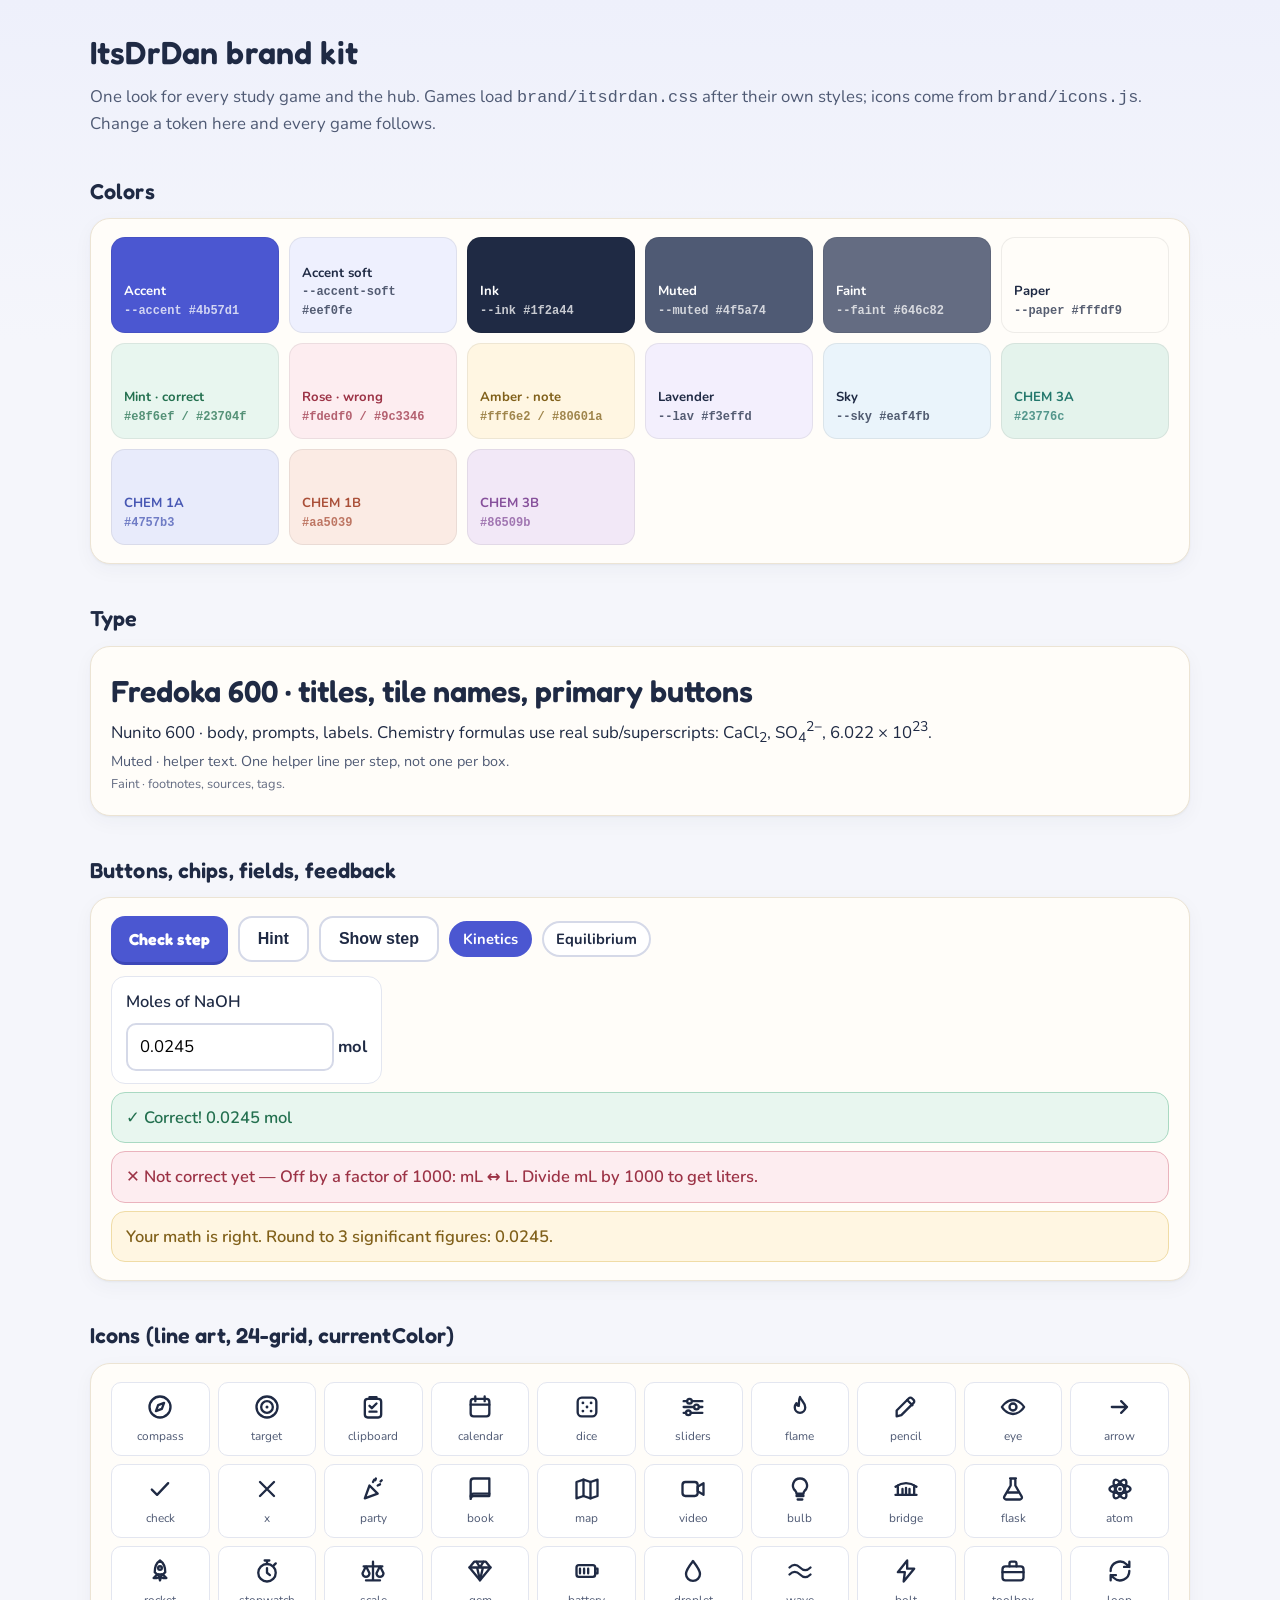
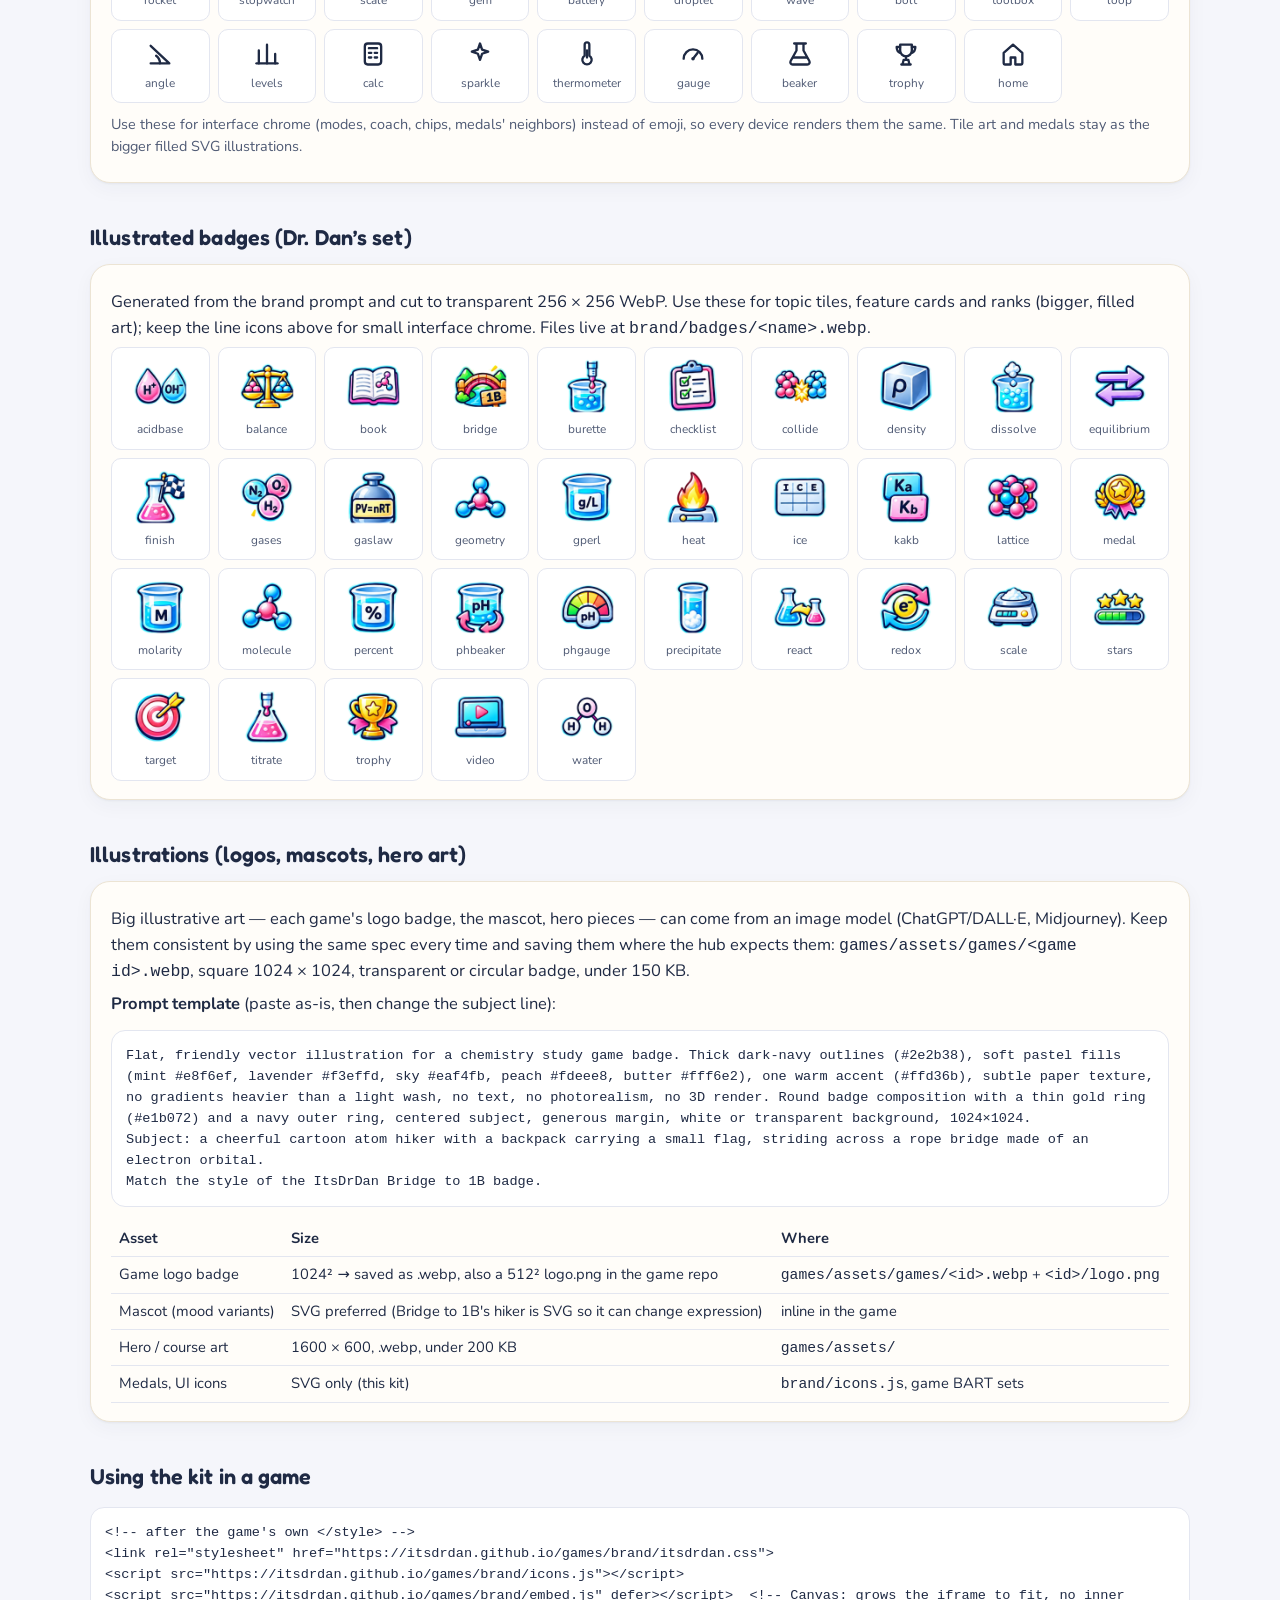
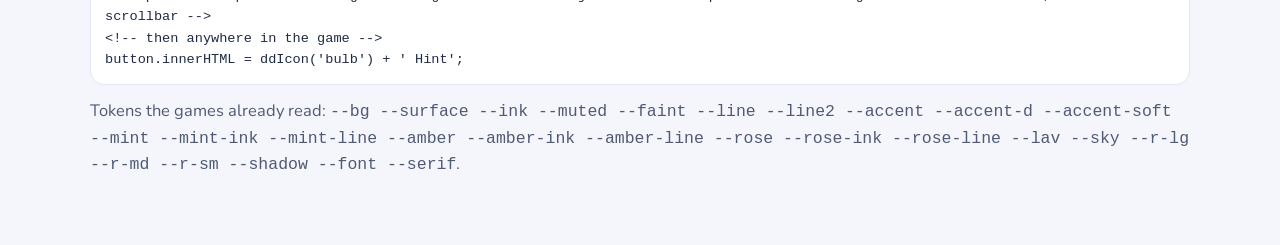
<file: brand/index.html>
<!doctype html>
<html lang="en">
<head>
<meta charset="utf-8">
<meta name="viewport" content="width=device-width,initial-scale=1">
<meta name="robots" content="noindex">
<title>ItsDrDan brand kit · study games</title>
<link rel="icon" href="../assets/logo-32.png">
<link rel="stylesheet" href="itsdrdan.css">
<style>
body{margin:0;background:linear-gradient(180deg,#eef0fb 0,var(--bg) 340px);color:var(--ink);line-height:1.55;font-size:16.5px}
.wrap{max-width:1100px;margin:auto;padding:28px 18px 70px}
h1{font-size:2rem;margin:0 0 4px}h2{font-size:1.35rem;margin:38px 0 10px}p{margin:6px 0}
.lead{color:var(--muted);font-size:1.05rem}
.card{background:var(--paper);border:1px solid #ece4d4;border-radius:var(--r-lg);box-shadow:var(--shadow);padding:18px 20px}
.sw{display:grid;grid-template-columns:repeat(auto-fill,minmax(150px,1fr));gap:10px}
.sw div{border-radius:var(--r-md);padding:12px;border:1px solid #0001;min-height:70px;display:flex;flex-direction:column;justify-content:flex-end;font-size:.82rem;font-weight:700}
.sw code{font-size:.75rem;opacity:.75;font-weight:600}
.icons{display:grid;grid-template-columns:repeat(auto-fill,minmax(96px,1fr));gap:8px}
.icons div{text-align:center;background:#fff;border:1px solid var(--line);border-radius:var(--r-sm);padding:10px 4px;font-size:.74rem;color:var(--muted)}
.icons .ui{width:28px;height:28px;color:var(--ink);display:block;margin:0 auto 6px}
.row{display:flex;gap:10px;flex-wrap:wrap;align-items:center}
.btn{display:inline-flex;align-items:center;gap:8px;min-height:46px;padding:9px 18px;border-radius:14px;border:0;font-weight:700;cursor:pointer;font-size:1rem}
.btn.primary{background:var(--accent);color:#fff;box-shadow:0 3px 0 var(--accent-d);font-family:var(--font-display)}
.btn.secondary{background:#fff;color:var(--ink);border:2px solid var(--line2)}
.chip{display:inline-flex;align-items:center;gap:6px;border:2px solid var(--line2);background:#fff;border-radius:999px;padding:5px 12px;font-weight:700;font-size:.92rem}
.chip.on{background:var(--accent);border-color:var(--accent);color:#fff}
.field{display:block;background:#fff;border:1px solid var(--line);border-radius:var(--r-md);padding:12px 14px}
.field span{display:block;font-weight:600;margin-bottom:8px}.field input{font:inherit;font-size:1.05rem;padding:9px 12px;border:2px solid var(--line2);border-radius:var(--r-sm);width:180px}
.fb{border-radius:var(--r-md);padding:12px 14px;margin-top:8px;font-weight:600}
.fb.good{background:var(--mint);border:1.5px solid var(--mint-line);color:var(--mint-ink)}.fb.bad{background:var(--rose);border:1.5px solid var(--rose-line);color:var(--rose-ink)}.fb.info{background:var(--amber);border:1.5px solid var(--amber-line);color:var(--amber-ink)}
pre{background:#fff;border:1px solid var(--line);border-radius:var(--r-md);padding:14px;overflow:auto;font-size:.85rem;white-space:pre-wrap}
.type p{margin:2px 0}
table{border-collapse:collapse;width:100%;font-size:.92rem}td,th{text-align:left;padding:6px 8px;border-bottom:1px solid var(--line);vertical-align:top}
</style>
</head>
<body><div class="wrap">
<h1>ItsDrDan brand kit</h1>
<p class="lead">One look for every study game and the hub. Games load <code>brand/itsdrdan.css</code> after their own styles; icons come from <code>brand/icons.js</code>. Change a token here and every game follows.</p>

<h2>Colors</h2>
<div class="card"><div class="sw">
 <div style="background:var(--accent);color:#fff">Accent<code>--accent #4b57d1</code></div>
 <div style="background:var(--accent-soft)">Accent soft<code>--accent-soft #eef0fe</code></div>
 <div style="background:var(--ink);color:#fff">Ink<code>--ink #1f2a44</code></div>
 <div style="background:var(--muted);color:#fff">Muted<code>--muted #4f5a74</code></div>
 <div style="background:var(--faint);color:#fff">Faint<code>--faint #646c82</code></div>
 <div style="background:var(--paper)">Paper<code>--paper #fffdf9</code></div>
 <div style="background:var(--mint);color:var(--mint-ink)">Mint · correct<code>#e8f6ef / #23704f</code></div>
 <div style="background:var(--rose);color:var(--rose-ink)">Rose · wrong<code>#fdedf0 / #9c3346</code></div>
 <div style="background:var(--amber);color:var(--amber-ink)">Amber · note<code>#fff6e2 / #80601a</code></div>
 <div style="background:var(--lav)">Lavender<code>--lav #f3effd</code></div>
 <div style="background:var(--sky)">Sky<code>--sky #eaf4fb</code></div>
 <div style="background:var(--c3A-bg);color:var(--c3A)">CHEM 3A<code>#23776c</code></div>
 <div style="background:var(--c1A-bg);color:var(--c1A)">CHEM 1A<code>#4757b3</code></div>
 <div style="background:var(--c1B-bg);color:var(--c1B)">CHEM 1B<code>#aa5039</code></div>
 <div style="background:var(--c3B-bg);color:var(--c3B)">CHEM 3B<code>#86509b</code></div>
</div></div>

<h2>Type</h2>
<div class="card type">
 <p style="font-family:var(--font-display);font-size:1.9rem;font-weight:600">Fredoka 600 · titles, tile names, primary buttons</p>
 <p style="font-size:1.05rem">Nunito 600 · body, prompts, labels. Chemistry formulas use real sub/superscripts: CaCl<sub>2</sub>, SO<sub>4</sub><sup>2−</sup>, 6.022 × 10<sup>23</sup>.</p>
 <p style="color:var(--muted);font-size:.9rem">Muted · helper text. One helper line per step, not one per box.</p>
 <p style="color:var(--faint);font-size:.8rem">Faint · footnotes, sources, tags.</p>
</div>

<h2>Buttons, chips, fields, feedback</h2>
<div class="card">
 <div class="row"><button class="btn primary">Check step</button><button class="btn secondary">Hint</button><button class="btn secondary">Show step</button><span class="chip on">Kinetics</span><span class="chip">Equilibrium</span></div>
 <div class="row" style="margin-top:14px;align-items:flex-start"><label class="field"><span>Moles of NaOH</span><input value="0.0245"> <b>mol</b></label></div>
 <div class="fb good">✓ Correct! 0.0245 mol</div>
 <div class="fb bad">✕ Not correct yet — Off by a factor of 1000: mL ↔ L. Divide mL by 1000 to get liters.</div>
 <div class="fb info">Your math is right. Round to 3 significant figures: 0.0245.</div>
</div>

<h2>Icons (line art, 24-grid, currentColor)</h2>
<div class="card"><div class="icons" id="icons"></div><p style="color:var(--muted);font-size:.9rem;margin-top:10px">Use these for interface chrome (modes, coach, chips, medals' neighbors) instead of emoji, so every device renders them the same. Tile art and medals stay as the bigger filled SVG illustrations.</p></div>

<h2>Illustrated badges (Dr. Dan’s set)</h2>
<div class="card"><p>Generated from the brand prompt and cut to transparent 256 × 256 WebP. Use these for topic tiles, feature cards and ranks (bigger, filled art); keep the line icons above for small interface chrome. Files live at <code>brand/badges/&lt;name&gt;.webp</code>.</p><div class="icons"><div><img src="badges/acidbase.webp" alt="" style="width:56px;height:56px;display:block;margin:0 auto 6px">acidbase</div><div><img src="badges/balance.webp" alt="" style="width:56px;height:56px;display:block;margin:0 auto 6px">balance</div><div><img src="badges/book.webp" alt="" style="width:56px;height:56px;display:block;margin:0 auto 6px">book</div><div><img src="badges/bridge.webp" alt="" style="width:56px;height:56px;display:block;margin:0 auto 6px">bridge</div><div><img src="badges/burette.webp" alt="" style="width:56px;height:56px;display:block;margin:0 auto 6px">burette</div><div><img src="badges/checklist.webp" alt="" style="width:56px;height:56px;display:block;margin:0 auto 6px">checklist</div><div><img src="badges/collide.webp" alt="" style="width:56px;height:56px;display:block;margin:0 auto 6px">collide</div><div><img src="badges/density.webp" alt="" style="width:56px;height:56px;display:block;margin:0 auto 6px">density</div><div><img src="badges/dissolve.webp" alt="" style="width:56px;height:56px;display:block;margin:0 auto 6px">dissolve</div><div><img src="badges/equilibrium.webp" alt="" style="width:56px;height:56px;display:block;margin:0 auto 6px">equilibrium</div><div><img src="badges/finish.webp" alt="" style="width:56px;height:56px;display:block;margin:0 auto 6px">finish</div><div><img src="badges/gases.webp" alt="" style="width:56px;height:56px;display:block;margin:0 auto 6px">gases</div><div><img src="badges/gaslaw.webp" alt="" style="width:56px;height:56px;display:block;margin:0 auto 6px">gaslaw</div><div><img src="badges/geometry.webp" alt="" style="width:56px;height:56px;display:block;margin:0 auto 6px">geometry</div><div><img src="badges/gperl.webp" alt="" style="width:56px;height:56px;display:block;margin:0 auto 6px">gperl</div><div><img src="badges/heat.webp" alt="" style="width:56px;height:56px;display:block;margin:0 auto 6px">heat</div><div><img src="badges/ice.webp" alt="" style="width:56px;height:56px;display:block;margin:0 auto 6px">ice</div><div><img src="badges/kakb.webp" alt="" style="width:56px;height:56px;display:block;margin:0 auto 6px">kakb</div><div><img src="badges/lattice.webp" alt="" style="width:56px;height:56px;display:block;margin:0 auto 6px">lattice</div><div><img src="badges/medal.webp" alt="" style="width:56px;height:56px;display:block;margin:0 auto 6px">medal</div><div><img src="badges/molarity.webp" alt="" style="width:56px;height:56px;display:block;margin:0 auto 6px">molarity</div><div><img src="badges/molecule.webp" alt="" style="width:56px;height:56px;display:block;margin:0 auto 6px">molecule</div><div><img src="badges/percent.webp" alt="" style="width:56px;height:56px;display:block;margin:0 auto 6px">percent</div><div><img src="badges/phbeaker.webp" alt="" style="width:56px;height:56px;display:block;margin:0 auto 6px">phbeaker</div><div><img src="badges/phgauge.webp" alt="" style="width:56px;height:56px;display:block;margin:0 auto 6px">phgauge</div><div><img src="badges/precipitate.webp" alt="" style="width:56px;height:56px;display:block;margin:0 auto 6px">precipitate</div><div><img src="badges/react.webp" alt="" style="width:56px;height:56px;display:block;margin:0 auto 6px">react</div><div><img src="badges/redox.webp" alt="" style="width:56px;height:56px;display:block;margin:0 auto 6px">redox</div><div><img src="badges/scale.webp" alt="" style="width:56px;height:56px;display:block;margin:0 auto 6px">scale</div><div><img src="badges/stars.webp" alt="" style="width:56px;height:56px;display:block;margin:0 auto 6px">stars</div><div><img src="badges/target.webp" alt="" style="width:56px;height:56px;display:block;margin:0 auto 6px">target</div><div><img src="badges/titrate.webp" alt="" style="width:56px;height:56px;display:block;margin:0 auto 6px">titrate</div><div><img src="badges/trophy.webp" alt="" style="width:56px;height:56px;display:block;margin:0 auto 6px">trophy</div><div><img src="badges/video.webp" alt="" style="width:56px;height:56px;display:block;margin:0 auto 6px">video</div><div><img src="badges/water.webp" alt="" style="width:56px;height:56px;display:block;margin:0 auto 6px">water</div></div></div>

<h2>Illustrations (logos, mascots, hero art)</h2>
<div class="card">
<p>Big illustrative art — each game's logo badge, the mascot, hero pieces — can come from an image model (ChatGPT/DALL·E, Midjourney). Keep them consistent by using the same spec every time and saving them where the hub expects them: <code>games/assets/games/&lt;game id&gt;.webp</code>, square 1024 × 1024, transparent or circular badge, under 150 KB.</p>
<p><b>Prompt template</b> (paste as-is, then change the subject line):</p>
<pre>Flat, friendly vector illustration for a chemistry study game badge. Thick dark-navy outlines (#2e2b38), soft pastel fills (mint #e8f6ef, lavender #f3effd, sky #eaf4fb, peach #fdeee8, butter #fff6e2), one warm accent (#ffd36b), subtle paper texture, no gradients heavier than a light wash, no text, no photorealism, no 3D render. Round badge composition with a thin gold ring (#e1b072) and a navy outer ring, centered subject, generous margin, white or transparent background, 1024×1024.
Subject: a cheerful cartoon atom hiker with a backpack carrying a small flag, striding across a rope bridge made of an electron orbital.
Match the style of the ItsDrDan Bridge to 1B badge.</pre>
<table><tr><th>Asset</th><th>Size</th><th>Where</th></tr>
<tr><td>Game logo badge</td><td>1024² → saved as .webp, also a 512² logo.png in the game repo</td><td><code>games/assets/games/&lt;id&gt;.webp</code> + <code>&lt;id&gt;/logo.png</code></td></tr>
<tr><td>Mascot (mood variants)</td><td>SVG preferred (Bridge to 1B's hiker is SVG so it can change expression)</td><td>inline in the game</td></tr>
<tr><td>Hero / course art</td><td>1600 × 600, .webp, under 200 KB</td><td><code>games/assets/</code></td></tr>
<tr><td>Medals, UI icons</td><td>SVG only (this kit)</td><td><code>brand/icons.js</code>, game BART sets</td></tr></table>
</div>

<h2>Using the kit in a game</h2>
<pre>&lt;!-- after the game's own &lt;/style&gt; --&gt;
&lt;link rel="stylesheet" href="https://itsdrdan.github.io/games/brand/itsdrdan.css"&gt;
&lt;script src="https://itsdrdan.github.io/games/brand/icons.js"&gt;&lt;/script&gt;
&lt;script src="https://itsdrdan.github.io/games/brand/embed.js" defer&gt;&lt;/script&gt;  &lt;!-- Canvas: grows the iframe to fit, no inner scrollbar --&gt;
&lt;!-- then anywhere in the game --&gt;
button.innerHTML = ddIcon('bulb') + ' Hint';</pre>
<p style="color:var(--muted)">Tokens the games already read: <code>--bg --surface --ink --muted --faint --line --line2 --accent --accent-d --accent-soft --mint --mint-ink --mint-line --amber --amber-ink --amber-line --rose --rose-ink --rose-line --lav --sky --r-lg --r-md --r-sm --shadow --font --serif</code>.</p>
</div>
<script src="icons.js"></script>
<script>document.getElementById('icons').innerHTML=Object.keys(DD_ICONS).map(k=>'<div>'+ddIcon(k)+k+'</div>').join('');</script>
</body></html>
</file>
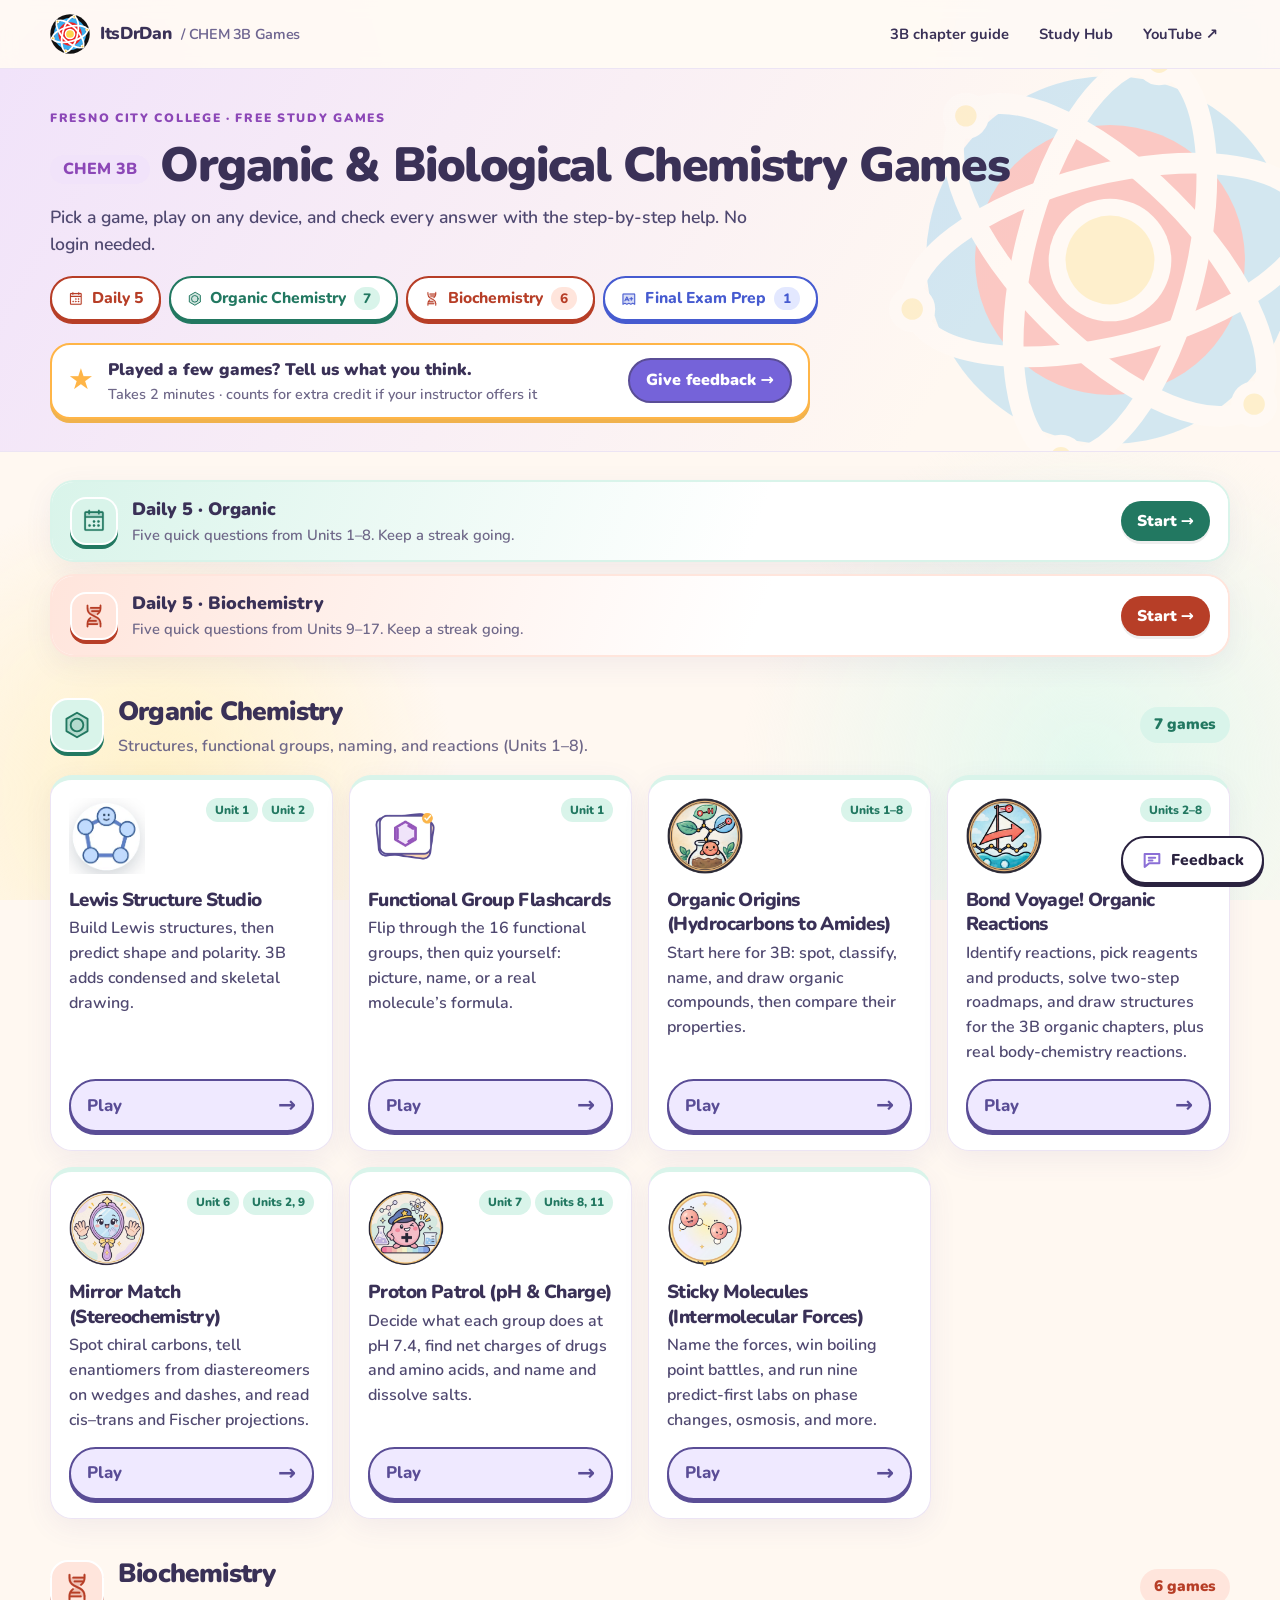
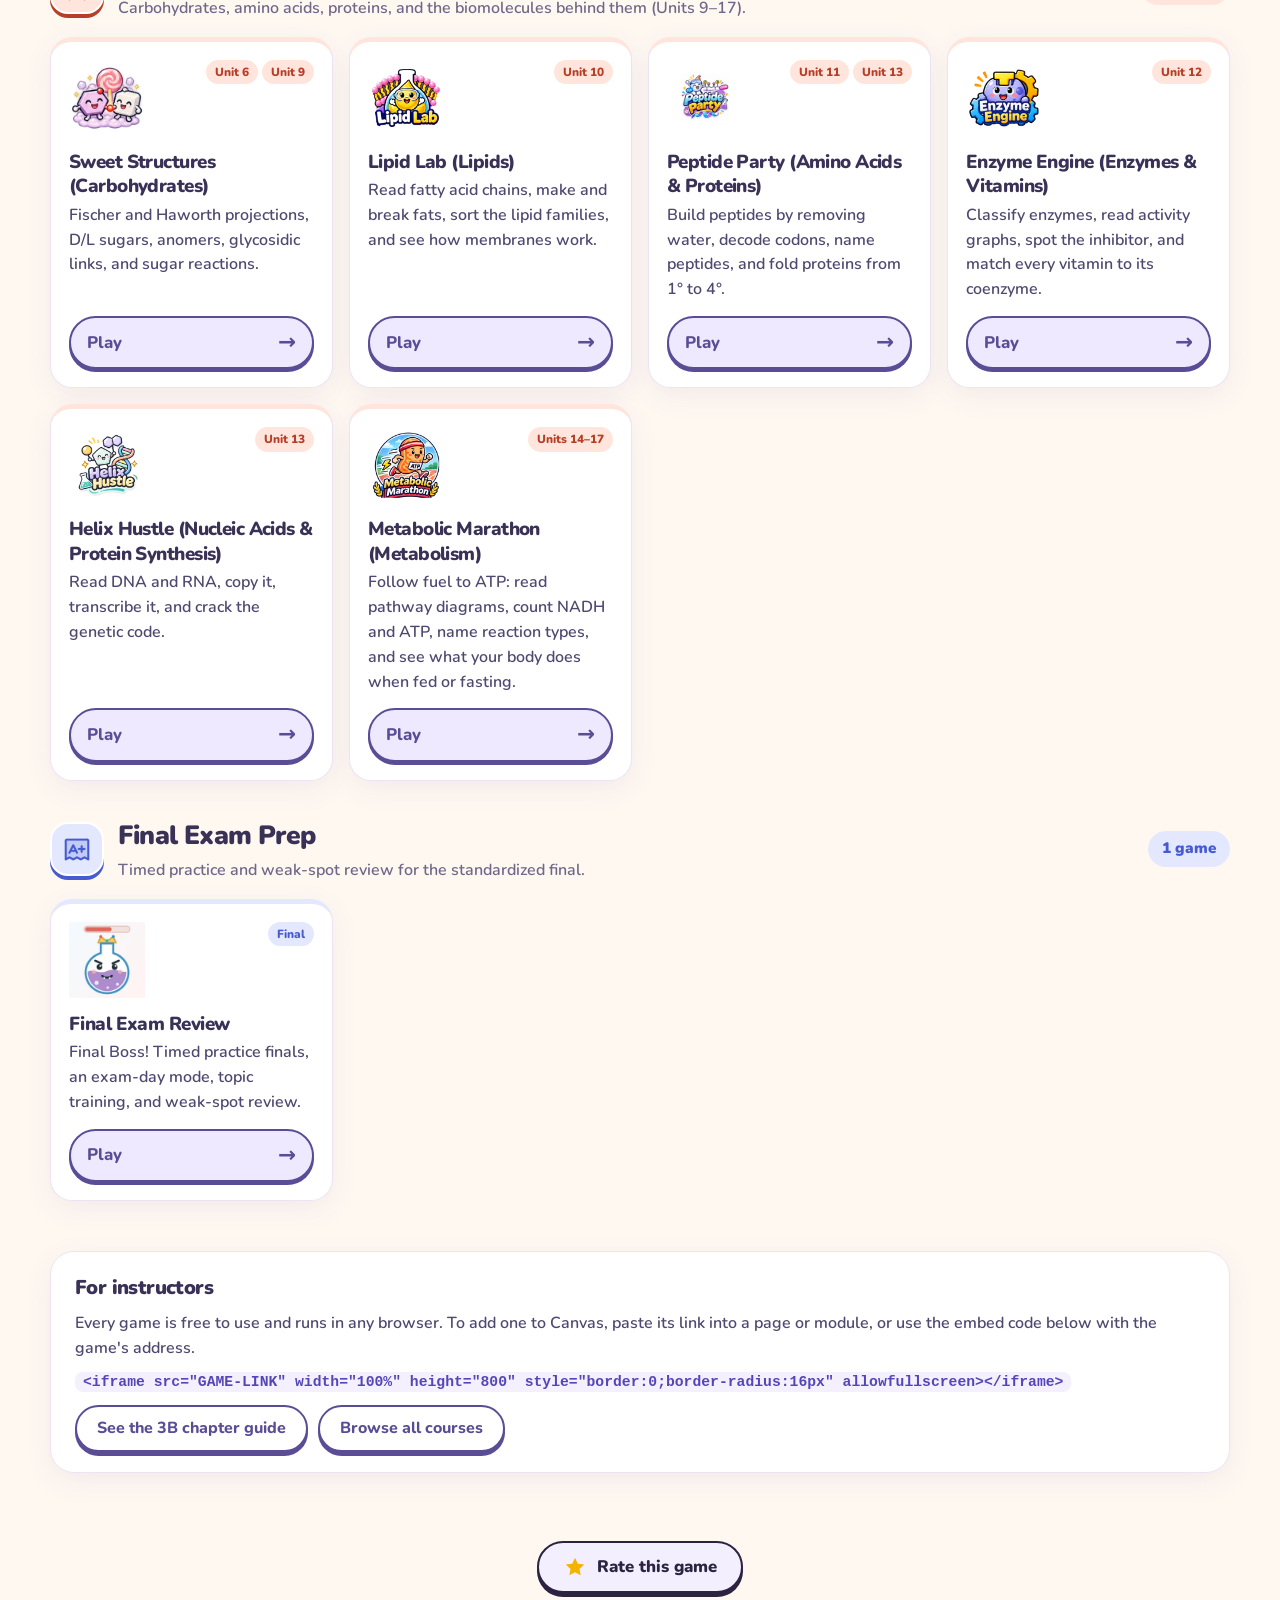
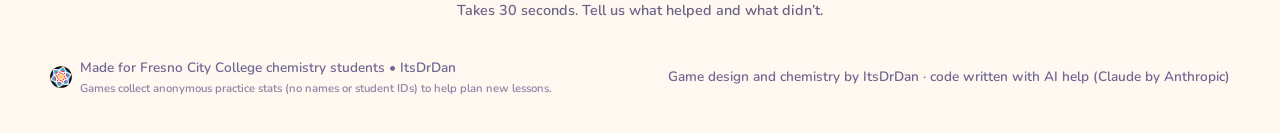
<file: 3b.html>
<!doctype html>
<html lang="en">
<head>
<meta charset="utf-8">
<meta name="viewport" content="width=device-width, initial-scale=1">
<meta name="theme-color" content="#fff8f1">
<link rel="preconnect" href="https://fonts.googleapis.com"><link rel="preconnect" href="https://fonts.gstatic.com" crossorigin>
<link href="https://fonts.googleapis.com/css2?family=Nunito:wght@500;600;700;800;900&display=swap" rel="stylesheet">
<meta name="description" content="Free CHEM 3B study games (organic and biological chemistry) from ItsDrDan at Fresno City College.">
<title>CHEM 3B Study Games · ItsDrDan</title>
<link rel="icon" type="image/svg+xml" href="assets/logo.svg">
<link rel="icon" type="image/png" sizes="32x32" href="assets/logo-32.png">
<link rel="apple-touch-icon" href="assets/logo-180.png">
<meta property="og:image" content="https://itsdrdan.github.io/games/assets/logo-512.png">
<style>
:root{
  --ink:#3a3157;--muted:#6f6889;--soft:#6f6691;--line:#ece4f4;--bg:#fff8f1;
  --brand:#7563d9;--brand-ink:#5546b8;--edge:#5a4d96;--gold:#ffb547;
  --c:#8c47b7;--cb:#f1e3fa;            /* CHEM 3B purple */
  --org:#227861;--org-bg:#d9f4ea;      /* Organic section */
  --bio:#b73e27;--bio-bg:#ffe5dc;      /* Biochemistry section */
  --exam:#465bd0;--exam-bg:#e3e8ff;    /* Exam prep */
  --shadow:0 8px 28px #5a4d9614;
}
*{box-sizing:border-box}
html{scroll-behavior:smooth}
body{margin:0;background:var(--bg);color:var(--ink);font:600 16px/1.55 Nunito,"Segoe UI",system-ui,-apple-system,sans-serif;-webkit-font-smoothing:antialiased}
body::before{content:"";position:fixed;inset:0;z-index:-1;pointer-events:none;background:
  radial-gradient(circle at 8% 12%,#ffe3ec 0,transparent 22%),radial-gradient(circle at 92% 8%,#e3f0ff 0,transparent 24%),
  radial-gradient(circle at 85% 85%,#e4f8ee 0,transparent 26%),radial-gradient(circle at 12% 88%,#fff1c9 0,transparent 22%)}
a{color:inherit}
:focus-visible{outline:3px solid var(--gold);outline-offset:3px;border-radius:6px}
.wrap{width:min(1180px,calc(100% - 40px));margin:auto}
h1,h2,h3{letter-spacing:-.03em;margin:0}
h1{font-weight:900} h2{font-weight:900} h3{font-weight:850}
.sr{position:absolute;width:1px;height:1px;overflow:hidden;clip:rect(0 0 0 0)}
svg.ic{width:1em;height:1em;fill:none;stroke:currentColor;stroke-width:1.8;stroke-linecap:round;stroke-linejoin:round;vertical-align:-.15em}

/* top bar */
.top{position:sticky;top:0;z-index:20;background:#fffaf5e8;backdrop-filter:blur(8px);border-bottom:1px solid var(--line)}
.nav{min-height:68px;display:flex;align-items:center;gap:18px}
.brand{display:flex;align-items:center;gap:10px;text-decoration:none;font-weight:850;letter-spacing:-.02em;font-size:1.08rem;white-space:nowrap}
.brand img{width:40px;height:40px}
.brand small{color:var(--soft);font-weight:650}
.navlinks{display:flex;gap:6px;margin-left:auto;align-items:center}
.navlinks a{padding:8px 12px;border-radius:10px;text-decoration:none;font-weight:700;font-size:.92rem;color:var(--ink);white-space:nowrap}
.navlinks a:hover{background:#efe9ff;color:var(--brand-ink)}

/* header */
.head{position:relative;overflow:hidden;background:linear-gradient(120deg,var(--cb),#fff8f1 75%);border-bottom:1px solid var(--line)}
.head .wrap{position:relative;z-index:1;padding:40px 0 32px;display:grid;gap:12px}
.watermark{position:absolute;pointer-events:none;user-select:none;opacity:.22;width:min(460px,46vw);right:-60px;top:50%;margin-top:calc(min(460px,46vw)/-2);animation:spin 90s linear infinite}
@keyframes spin{to{transform:rotate(360deg)}}
.eyebrow{font-weight:900;letter-spacing:.14em;text-transform:uppercase;color:var(--c);font-size:.76rem}
.head h1{font-size:clamp(2.1rem,4.4vw,3rem);line-height:1.08}
.head h1 .badge{font-size:1rem;vertical-align:middle;margin-right:10px;padding:6px 13px}
.head p{margin:0;color:#4f4870;font-size:1.1rem;max-width:720px}
.badge{display:inline-block;background:var(--cb);color:var(--c);font-weight:850;font-size:.78rem;border-radius:999px;padding:4px 10px;white-space:nowrap;letter-spacing:0}
.jump{display:flex;gap:8px;flex-wrap:wrap;margin-top:6px}
.chip{display:inline-flex;align-items:center;gap:8px;border:2px solid var(--sc,var(--edge));background:#fff;border-radius:999px;padding:8px 16px;font-size:.98rem;font-weight:800;color:var(--sc,var(--edge));text-decoration:none;box-shadow:0 3px 0 var(--sc,var(--edge));transition:transform .14s,box-shadow .14s}
.chip:hover{transform:translateY(-2px);box-shadow:0 5px 0 var(--sc,var(--edge))}
.chip .n{background:var(--sb,#efe9ff);border-radius:999px;padding:1px 9px;font-size:.85rem}

/* sections */
main{padding:28px 0 50px;display:grid;gap:34px}
section[data-sec]{--sc:var(--c);--sb:var(--cb)}
section[data-sec=organic]{--sc:var(--org);--sb:var(--org-bg)}
section[data-sec=bio]{--sc:var(--bio);--sb:var(--bio-bg)}
section[data-sec=exam]{--sc:var(--exam);--sb:var(--exam-bg)}
.sechead{display:flex;align-items:center;gap:14px;margin-bottom:16px;flex-wrap:wrap}
.secicon{width:54px;height:54px;border-radius:18px;display:grid;place-items:center;background:var(--sb);color:var(--sc);border:2px solid #fff;box-shadow:0 4px 0 var(--sc)}
.secicon svg.ic{width:30px;height:30px}
.sechead h2{font-size:1.65rem}
.sechead p{margin:2px 0 0;color:var(--muted);font-size:1rem}
.sechead .count{margin-left:auto;font-weight:900;color:var(--sc);background:var(--sb);border-radius:999px;padding:6px 14px;font-size:.95rem}

/* game cards (same as the hub) */
.grid{display:grid;grid-template-columns:repeat(auto-fill,minmax(260px,1fr));gap:16px}
.game{display:flex;flex-direction:column;background:#fff;border:1px solid var(--line);border-radius:22px;padding:18px;box-shadow:var(--shadow);min-height:210px;border-top:5px solid var(--sb)}
.game-top{display:flex;justify-content:space-between;gap:8px;align-items:flex-start}
.game .icon{width:76px;height:76px;border-radius:22px;display:grid;place-items:center;flex:0 0 auto;background:linear-gradient(140deg,#fff 0%,#efe9ff 55%,#e3f4ff 100%);border:2px solid #ddd3fb;box-shadow:0 4px 0 #ddd3fb}
.game .icon svg.ic{width:44px;height:44px;color:#6a5acd}
.game .icon.haslogo{background:transparent;border:0;box-shadow:none;border-radius:0}
.haslogo img{width:100%;height:100%;object-fit:contain;display:block}
.game .units{display:flex;gap:4px;flex-wrap:wrap;justify-content:flex-end}
.unit{font-size:.74rem;font-weight:850;color:var(--sc);background:var(--sb);border-radius:999px;padding:3px 9px;white-space:nowrap}
.game h3{margin:14px 0 4px;font-size:1.18rem;line-height:1.3}
.game p{margin:0 0 14px;color:#4f4870;font-size:1rem;line-height:1.55}
.game .actions{margin-top:auto;display:flex;gap:8px}
.play{flex:1;display:flex;justify-content:space-between;align-items:center;min-height:48px;padding:8px 16px;border-radius:999px;border:2px solid var(--edge);box-shadow:0 3px 0 var(--edge);background:#efe9ff;color:var(--edge);font-weight:800;font-size:1.05rem;text-decoration:none;cursor:pointer;transition:transform .14s,box-shadow .14s,background .14s}
.play::after{content:"→";font-size:1.35rem}
.play:hover{background:var(--brand);color:#fff;transform:translateY(-2px);box-shadow:0 5px 0 var(--edge)}
.play:active{transform:translateY(2px);box-shadow:0 1px 0 var(--edge)}
.soon{margin:14px 0 0;color:var(--muted);font-size:.95rem;background:#fff;border:1.5px dashed #d9cfee;border-radius:16px;padding:12px 16px}
.soon b{color:var(--sc)}

/* Daily 5 (the hub's Daily 5, framed in, collapsed until tapped) */
.dailies{display:grid;gap:12px}
.daily5{background:#fff;border:2px solid var(--sb);border-radius:24px;box-shadow:var(--shadow);overflow:hidden}
.daily5 summary{list-style:none;display:flex;align-items:center;gap:14px;padding:14px 18px;cursor:pointer;background:linear-gradient(110deg,var(--sb),#fff 60%)}
.daily5 summary::-webkit-details-marker{display:none}
.daily5 summary .secicon{width:48px;height:48px;border-radius:16px}
.daily5 summary .secicon svg.ic{width:26px;height:26px}
.daily5 summary .t{flex:1;min-width:0}.daily5 summary b{display:block;font-size:1.12rem;font-weight:900}.daily5 summary small{display:block;color:var(--muted);font-size:.92rem}
.daily5 summary .count{font-weight:900;color:#fff;background:var(--sc);border-radius:999px;padding:8px 16px;font-size:.98rem;box-shadow:0 3px 0 #0001;white-space:nowrap}
.daily5[open] summary .count{background:#fff;color:var(--sc);border:2px solid var(--sc)}
.daily5 .body{padding:6px 8px 8px}
.daily5 iframe{display:block;width:100%;border:0;min-height:420px;border-radius:18px;background:transparent}
.daily5 .fallback{margin:0;padding:8px 10px;color:var(--muted)}

/* feedback button */
.fbcta{display:flex;align-items:center;gap:14px;margin-top:10px;max-width:760px;text-decoration:none;background:#fff;border:2px solid var(--gold);border-radius:20px;padding:12px 16px;box-shadow:0 4px 0 #f0b24d;transition:transform .14s,box-shadow .14s}
.fbcta:hover{transform:translateY(-2px);box-shadow:0 6px 0 #f0b24d}
.fbcta .star{font-size:1.8rem;color:var(--gold);line-height:1}
.fbcta b{display:block;font-weight:900;font-size:1.05rem}.fbcta small{display:block;color:var(--muted);font-size:.9rem}
.fbcta .go{margin-left:auto;white-space:nowrap;font-weight:900;color:#fff;background:var(--brand);border:2px solid var(--edge);border-radius:999px;padding:8px 16px}
@media (max-width:640px){.fbcta{flex-wrap:wrap}.fbcta .go{margin-left:0;width:100%;text-align:center}}

/* instructor note */
.note{background:#fff;border:1px solid var(--line);border-radius:24px;padding:20px 24px;box-shadow:var(--shadow);display:grid;gap:8px}
.note h2{font-size:1.25rem}
.note p{margin:0;color:#4f4870}
.note code{background:#f4f0ff;border-radius:8px;padding:2px 8px;font-size:.92em;color:var(--brand-ink);word-break:break-all}
.note .row{display:flex;gap:10px;flex-wrap:wrap;margin-top:4px}
.btn{display:inline-flex;align-items:center;justify-content:center;gap:8px;min-height:46px;padding:9px 20px;border-radius:999px;border:2px solid var(--edge);box-shadow:0 4px 0 var(--edge);background:var(--brand);color:#fff;text-decoration:none;font-weight:780;cursor:pointer;transition:transform .14s,box-shadow .14s}
.btn.secondary{background:#fff;color:var(--edge)}
.btn:hover{transform:translateY(-2px);box-shadow:0 6px 0 var(--edge)} .btn.secondary:hover{background:#f4f0ff}
.btn:active{transform:translateY(3px);box-shadow:0 1px 0 var(--edge)}

.footer{padding:24px 0 36px;color:var(--soft);font-size:.85rem}
.footer .wrap{display:flex;justify-content:space-between;gap:12px;flex-wrap:wrap;align-items:center}
.footbrand{display:flex;gap:8px;align-items:center}
.footer small{display:block;opacity:.8;margin-top:2px}

@media (max-width:640px){
  .wrap{width:min(1180px,calc(100% - 28px))}
  .navlinks a.hide-sm{display:none}
  .brand small{display:none}
  .nav{gap:10px;min-height:60px}
  .head .wrap{padding:30px 0 24px}
  .sechead .count{margin-left:0}
  .grid{grid-template-columns:1fr}
}
@media (prefers-reduced-motion:reduce){.watermark{animation:none}}
</style>
<!-- Canvas: grow the iframe to fit the game (no inner scrollbar). Idea: Rob Gilley -->
<script src="brand/embed.js" defer></script>
</head>
<body>
<header class="top">
  <div class="wrap nav">
    <a class="brand" href="./"><img src="assets/logo.svg" alt="" width="40" height="40">ItsDrDan <small>/ CHEM 3B Games</small></a>
    <nav class="navlinks" aria-label="Main">
      <a href="./#/course/3B" class="hide-sm">3B chapter guide</a>
      <a href="./">Study Hub</a>
      <a href="https://www.youtube.com/@itsdrdan" target="_blank" rel="noopener" class="hide-sm">YouTube ↗</a>
    </nav>
  </div>
</header>

<div class="head">
  <img class="watermark" src="assets/logo-mark.svg" alt="" aria-hidden="true">
  <div class="wrap">
    <div class="eyebrow">Fresno City College · Free study games</div>
    <h1><span class="badge">CHEM 3B</span>Organic &amp; Biological Chemistry Games</h1>
    <p>Pick a game, play on any device, and check every answer with the step-by-step help. No login needed.</p>
    <div class="jump" id="jump"></div>
    <a class="fbcta" href="feedback.html?class=Professor%20Alex"><span class="star" aria-hidden="true">★</span><span><b>Played a few games? Tell us what you think.</b><small>Takes 2 minutes · counts for extra credit if your instructor offers it</small></span><span class="go">Give feedback →</span></a>
  </div>
</div>

<main class="wrap" id="app" aria-live="polite">
  <div class="dailies" id="daily">
    <details class="daily5" data-ch="1,2,3,4,5,6,7,8" data-label="Organic" style="--sc:var(--org);--sb:var(--org-bg)">
      <summary>
        <span class="secicon" aria-hidden="true"><svg class="ic"><use href="assets/icons.svg?v=2#i-calendar"/></svg></span>
        <span class="t"><b>Daily 5 · Organic</b><small>Five quick questions from Units 1–8. Keep a streak going.</small></span>
        <span class="count">Start →</span>
      </summary>
      <div class="body"></div>
    </details>
    <details class="daily5" data-ch="9,10,11,12,13,14,15,16,17" data-label="Biochemistry" style="--sc:var(--bio);--sb:var(--bio-bg)">
      <summary>
        <span class="secicon" aria-hidden="true"><svg class="ic"><use href="assets/icons.svg?v=2#i-dna"/></svg></span>
        <span class="t"><b>Daily 5 · Biochemistry</b><small>Five quick questions from Units 9–17. Keep a streak going.</small></span>
        <span class="count">Start →</span>
      </summary>
      <div class="body"></div>
    </details>
  </div>
</main>

<section class="wrap" style="padding-bottom:40px">
  <div class="note">
    <h2>For instructors</h2>
    <p>Every game is free to use and runs in any browser. To add one to Canvas, paste its link into a page or module, or use the embed code below with the game's address.</p>
    <p><code>&lt;iframe src="GAME-LINK" width="100%" height="800" style="border:0;border-radius:16px" allowfullscreen&gt;&lt;/iframe&gt;</code></p>
    <div class="row">
      <a class="btn secondary" href="./#/course/3B">See the 3B chapter guide</a>
      <a class="btn secondary" href="./">Browse all courses</a>
    </div>
  </div>
</section>

<footer class="footer"><div class="wrap">
  <span class="footbrand"><img src="assets/logo.svg" alt="" width="22" height="22"><span>Made for Fresno City College chemistry students • ItsDrDan<small>Games collect anonymous practice stats (no names or student IDs) to help plan new lessons.</small></span></span>
  <span>Game design and chemistry by ItsDrDan · code written with AI help (Claude by Anthropic)</span>
</div></footer>

<script src="data/hub.js"></script>
<script>
(function () {
  const D = window.HUB_DATA || {games: [], courses: []};
  const ICON = 'assets/icons.svg?v=2#i-';

  /* Which 3B games go where. Any other game tagged 3B falls into Organic unless listed here. */
  const GROUPS = [
    {id: 'organic', icon: 'benzene', title: 'Organic Chemistry', blurb: 'Structures, functional groups, naming, and reactions (Units 1–8).',
     games: ['lewisstructures', 'organic', 'functionalgroups', 'organicreactions', 'stereochemistry', 'phcharge']},
    {id: 'bio', icon: 'dna', title: 'Biochemistry', blurb: 'Carbohydrates, amino acids, proteins, and the biomolecules behind them (Units 9–17).',
     games: ['carbohydrates', 'lipids', 'aminoacids', 'enzymes', 'nucleicacids', 'metabolism']},
    {id: 'exam', icon: 'exam', title: 'Final Exam Prep', blurb: 'Timed practice and weak-spot review for the standardized final.',
     games: ['finalexam']}
  ];
  /* Short labels for cards, so students know where each game fits. */
  const UNITS = {
    lewisstructures: ['Unit 1', 'Unit 2'], organic: ['Unit 1'], functionalgroups: ['Units 1–8'], organicreactions: ['Units 2–8'], stereochemistry: ['Unit 6', 'Units 2, 9'], phcharge: ['Unit 7', 'Units 8, 11'],
    carbohydrates: ['Unit 6', 'Unit 9'], aminoacids: ['Unit 11', 'Unit 13'], enzymes: ['Unit 12'], lipids: ['Unit 10'], nucleicacids: ['Unit 13'], metabolism: ['Units 14–17'], finalexam: ['Final']
  };

  const games = new Map(D.games.filter(g => (g.courses || []).includes('3B')).map(g => [g.id, g]));
  const placed = new Set(GROUPS.flatMap(g => g.games));
  for (const id of games.keys()) if (!placed.has(id)) GROUPS[0].games.push(id);

  function h(tag, attrs, ...kids) {
    const el = document.createElement(tag);
    for (const [k, v] of Object.entries(attrs || {})) if (v != null && v !== false) el.setAttribute(k, v === true ? '' : v);
    for (const kid of kids.flat()) if (kid != null && kid !== false) el.append(kid.nodeType ? kid : document.createTextNode(kid));
    return el;
  }
  function ic(name) {
    const svg = document.createElementNS('http://www.w3.org/2000/svg', 'svg');
    svg.setAttribute('class', 'ic'); svg.setAttribute('aria-hidden', 'true');
    const use = document.createElementNS('http://www.w3.org/2000/svg', 'use');
    use.setAttribute('href', ICON + (name || 'flask')); svg.append(use);
    return svg;
  }
  function gameIcon(g) {
    return g.logo
      ? h('span', {class: 'icon haslogo', 'aria-hidden': 'true'}, h('img', {src: g.logo, alt: '', loading: 'lazy'}))
      : h('span', {class: 'icon', 'aria-hidden': 'true'}, ic(g.icon));
  }
  function card(g) {
    return h('article', {class: 'game'},
      h('div', {class: 'game-top'}, gameIcon(g), h('div', {class: 'units'}, (UNITS[g.id] || []).map(u => h('span', {class: 'unit'}, u)))),
      h('h3', {}, g.title),
      h('p', {}, g.blurb || ''),
      h('div', {class: 'actions'}, h('a', {class: 'play', href: g.url, target: '_blank', rel: 'noopener'}, 'Play')));
  }

  const app = document.getElementById('app'), jump = document.getElementById('jump');
  jump.append(h('a', {class: 'chip', href: '#daily', style: '--sc:#b73e27;--sb:#ffe3ec'}, ic('calendar'), 'Daily 5'));
  for (const grp of GROUPS) {
    const list = grp.games.map(id => games.get(id)).filter(Boolean);
    if (!list.length) continue;
    jump.append(h('a', {class: 'chip', href: '#' + grp.id, style: `--sc:var(--${grp.id === 'organic' ? 'org' : grp.id});--sb:var(--${grp.id === 'organic' ? 'org' : grp.id}-bg)`}, ic(grp.icon), grp.title, h('span', {class: 'n'}, list.length)));
    app.append(h('section', {'data-sec': grp.id, id: grp.id},
      h('div', {class: 'sechead'},
        h('span', {class: 'secicon', 'aria-hidden': 'true'}, ic(grp.icon)),
        h('div', {}, h('h2', {}, grp.title), h('p', {}, grp.blurb)),
        h('span', {class: 'count'}, list.length + (list.length === 1 ? ' game' : ' games'))),
      h('div', {class: 'grid'}, list.map(card)),
      grp.soon ? h('p', {class: 'soon'}, h('b', {}, 'Coming soon · '), grp.soon) : null));
  }
  /* Daily 5 panels: load each frame the first time it's opened, then grow it to fit */
  const frames = new Set(), loaded = new WeakSet();
  addEventListener('message', e => { const hgt = e.data && e.data.ddEmbedHeight; if (!(hgt > 0)) return; for (const fr of frames) if (e.source === fr.contentWindow) fr.style.height = Math.ceil(hgt) + 'px'; });
  for (const d of document.querySelectorAll('.daily5')) {
    const label = d.dataset.label, src = './?embed=1#/daily/3B?ch=' + d.dataset.ch + '&label=' + encodeURIComponent(label) + '&back=' + encodeURIComponent(location.href.split('#')[0]) + '&backname=' + encodeURIComponent('CHEM 3B games');
    d.addEventListener('toggle', () => {
      const btn = d.querySelector('.count'); btn.textContent = d.open ? 'Hide' : 'Start →';
      if (!d.open || loaded.has(d)) return; loaded.add(d);
      const fr = h('iframe', {src, title: 'Daily 5 · ' + label + ' (CHEM 3B)'});
      frames.add(fr);
      d.querySelector('.body').append(fr, h('p', {class: 'fallback'}, h('a', {href: src.replace('?embed=1', ''), target: '_blank', rel: 'noopener'}, 'Open full size ↗')));
    });
  }
})();
</script>
</body>
</html>
</file>
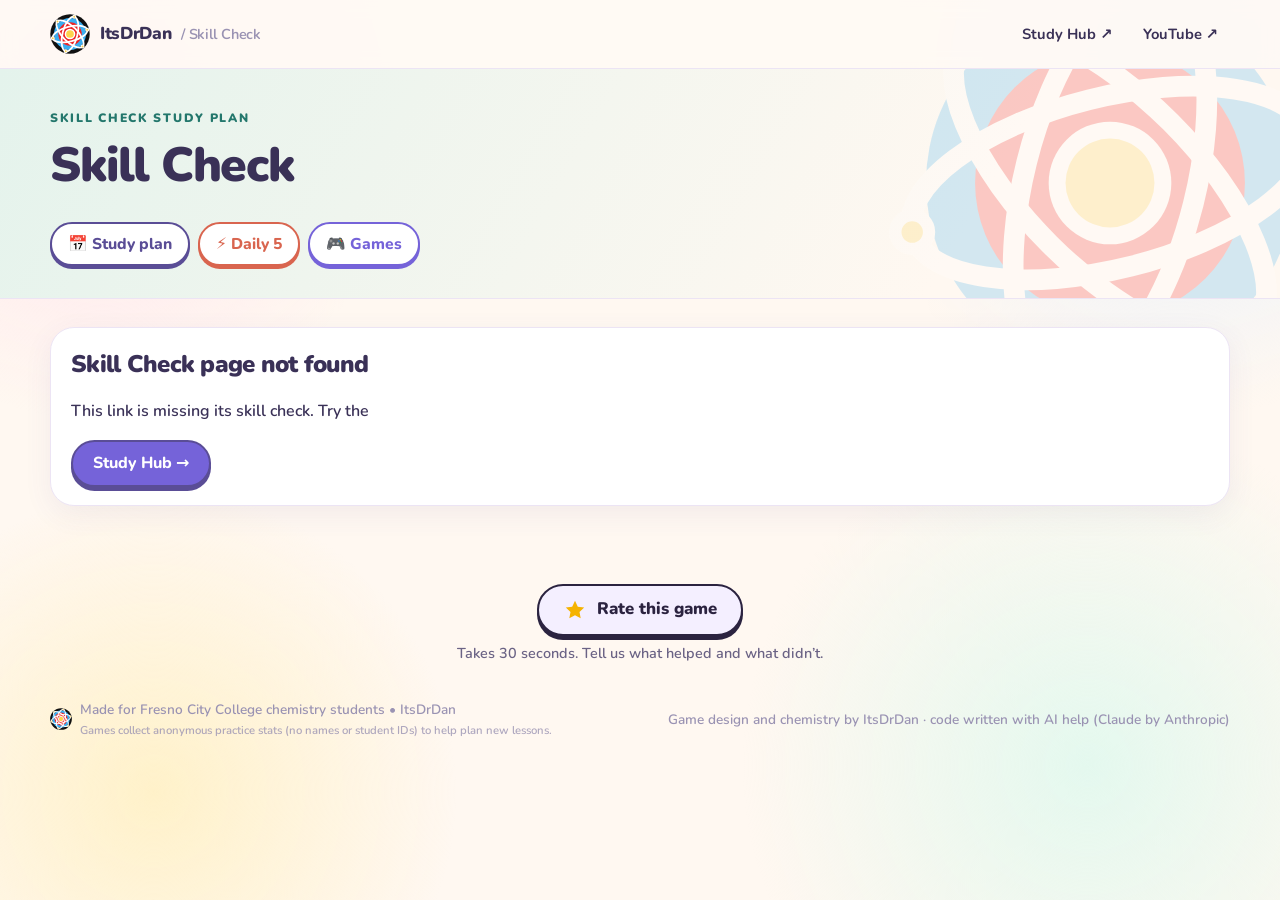
<file: check.html>
<!doctype html>
<html lang="en">
<head>
<meta charset="utf-8">
<meta name="viewport" content="width=device-width, initial-scale=1">
<meta name="theme-color" content="#fff8f1">
<link rel="preconnect" href="https://fonts.googleapis.com"><link rel="preconnect" href="https://fonts.gstatic.com" crossorigin>
<link href="https://fonts.googleapis.com/css2?family=Nunito:wght@500;600;700;800;900&display=swap" rel="stylesheet">
<meta name="description" content="Skill Check study plan, practice games and Daily 5 from ItsDrDan at Fresno City College.">
<title>Skill Check Study Plan · ItsDrDan</title>
<link rel="icon" type="image/svg+xml" href="assets/logo.svg">
<link rel="icon" type="image/png" sizes="32x32" href="assets/logo-32.png">
<link rel="apple-touch-icon" href="assets/logo-180.png">
<meta property="og:image" content="https://itsdrdan.github.io/games/assets/logo-512.png">
<style>
:root{
  --ink:#3a3157;--muted:#6f6889;--soft:#9a93b3;--line:#ece4f4;--bg:#fff8f1;
  --brand:#7563d9;--brand-ink:#5546b8;--edge:#5a4d96;--gold:#ffb547;
  --c:#23776c;--cb:#e4f3ec;            /* course color (set from the check) */
  --org:#2a9478;--org-bg:#d9f4ea;      /* Organic section */
  --bio:#d9654f;--bio-bg:#ffe5dc;      /* Biochemistry section */
  --exam:#5468d4;--exam-bg:#e3e8ff;    /* Exam prep */
  --shadow:0 8px 28px #5a4d9614;
}
*{box-sizing:border-box}
html{scroll-behavior:smooth}
body{margin:0;background:var(--bg);color:var(--ink);font:600 16px/1.55 Nunito,"Segoe UI",system-ui,-apple-system,sans-serif;-webkit-font-smoothing:antialiased}
body::before{content:"";position:fixed;inset:0;z-index:-1;pointer-events:none;background:
  radial-gradient(circle at 8% 12%,#ffe3ec 0,transparent 22%),radial-gradient(circle at 92% 8%,#e3f0ff 0,transparent 24%),
  radial-gradient(circle at 85% 85%,#e4f8ee 0,transparent 26%),radial-gradient(circle at 12% 88%,#fff1c9 0,transparent 22%)}
a{color:inherit}
:focus-visible{outline:3px solid var(--gold);outline-offset:3px;border-radius:6px}
.wrap{width:min(1180px,calc(100% - 40px));margin:auto}
h1,h2,h3{letter-spacing:-.03em;margin:0}
h1{font-weight:900} h2{font-weight:900} h3{font-weight:850}
.sr{position:absolute;width:1px;height:1px;overflow:hidden;clip:rect(0 0 0 0)}
svg.ic{width:1em;height:1em;fill:none;stroke:currentColor;stroke-width:1.8;stroke-linecap:round;stroke-linejoin:round;vertical-align:-.15em}

/* top bar */
.top{position:sticky;top:0;z-index:20;background:#fffaf5e8;backdrop-filter:blur(8px);border-bottom:1px solid var(--line)}
.nav{min-height:68px;display:flex;align-items:center;gap:18px}
.brand{display:flex;align-items:center;gap:10px;text-decoration:none;font-weight:850;letter-spacing:-.02em;font-size:1.08rem;white-space:nowrap}
.brand img{width:40px;height:40px}
.brand small{color:var(--soft);font-weight:650}
.navlinks{display:flex;gap:6px;margin-left:auto;align-items:center}
.navlinks a{padding:8px 12px;border-radius:10px;text-decoration:none;font-weight:700;font-size:.92rem;color:var(--ink);white-space:nowrap}
.navlinks a:hover{background:#efe9ff;color:var(--brand-ink)}

/* header */
.head{position:relative;overflow:hidden;background:linear-gradient(120deg,var(--cb),#fff8f1 75%);border-bottom:1px solid var(--line)}
.head .wrap{position:relative;z-index:1;padding:40px 0 32px;display:grid;gap:12px}
.watermark{position:absolute;pointer-events:none;user-select:none;opacity:.22;width:min(460px,46vw);right:-60px;top:50%;margin-top:calc(min(460px,46vw)/-2);animation:spin 90s linear infinite}
@keyframes spin{to{transform:rotate(360deg)}}
.eyebrow{font-weight:900;letter-spacing:.14em;text-transform:uppercase;color:var(--c);font-size:.76rem}
.head h1{font-size:clamp(2.1rem,4.4vw,3rem);line-height:1.08}
.head h1 .badge{font-size:1rem;vertical-align:middle;margin-right:10px;padding:6px 13px}
.head p{margin:0;color:#4f4870;font-size:1.1rem;max-width:720px}
.badge{display:inline-block;background:var(--cb);color:var(--c);font-weight:850;font-size:.78rem;border-radius:999px;padding:4px 10px;white-space:nowrap;letter-spacing:0}
.jump{display:flex;gap:8px;flex-wrap:wrap;margin-top:6px}
.chip{display:inline-flex;align-items:center;gap:8px;border:2px solid var(--sc,var(--edge));background:#fff;border-radius:999px;padding:8px 16px;font-size:.98rem;font-weight:800;color:var(--sc,var(--edge));text-decoration:none;box-shadow:0 3px 0 var(--sc,var(--edge));transition:transform .14s,box-shadow .14s}
.chip:hover{transform:translateY(-2px);box-shadow:0 5px 0 var(--sc,var(--edge))}
.chip .n{background:var(--sb,#efe9ff);border-radius:999px;padding:1px 9px;font-size:.85rem}

/* sections */
main{padding:28px 0 50px;display:grid;gap:34px}
section[data-sec]{--sc:var(--c);--sb:var(--cb)}
section[data-sec=organic]{--sc:var(--org);--sb:var(--org-bg)}
section[data-sec=bio]{--sc:var(--bio);--sb:var(--bio-bg)}
section[data-sec=exam]{--sc:var(--exam);--sb:var(--exam-bg)}
.sechead{display:flex;align-items:center;gap:14px;margin-bottom:16px;flex-wrap:wrap}
.secicon{width:54px;height:54px;border-radius:18px;display:grid;place-items:center;background:var(--sb);color:var(--sc);border:2px solid #fff;box-shadow:0 4px 0 var(--sc)}
.secicon svg.ic{width:30px;height:30px}
.sechead h2{font-size:1.65rem}
.sechead p{margin:2px 0 0;color:var(--muted);font-size:1rem}
.sechead .count{margin-left:auto;font-weight:900;color:var(--sc);background:var(--sb);border-radius:999px;padding:6px 14px;font-size:.95rem}

/* game cards (same as the hub) */
.grid{display:grid;grid-template-columns:repeat(auto-fill,minmax(260px,1fr));gap:16px}
.game{display:flex;flex-direction:column;background:#fff;border:1px solid var(--line);border-radius:22px;padding:18px;box-shadow:var(--shadow);min-height:210px;border-top:5px solid var(--sb)}
.game-top{display:flex;justify-content:space-between;gap:8px;align-items:flex-start}
.game .icon{width:76px;height:76px;border-radius:22px;display:grid;place-items:center;flex:0 0 auto;background:linear-gradient(140deg,#fff 0%,#efe9ff 55%,#e3f4ff 100%);border:2px solid #ddd3fb;box-shadow:0 4px 0 #ddd3fb}
.game .icon svg.ic{width:44px;height:44px;color:#6a5acd}
.game .icon.haslogo{background:transparent;border:0;box-shadow:none;border-radius:0}
.haslogo img{width:100%;height:100%;object-fit:contain;display:block}
.game .units{display:flex;gap:4px;flex-wrap:wrap;justify-content:flex-end}
.unit{font-size:.74rem;font-weight:850;color:var(--sc);background:var(--sb);border-radius:999px;padding:3px 9px;white-space:nowrap}
.game h3{margin:14px 0 4px;font-size:1.18rem;line-height:1.3}
.game p{margin:0 0 14px;color:#4f4870;font-size:1rem;line-height:1.55}
.game .actions{margin-top:auto;display:flex;gap:8px}
.play{flex:1;display:flex;justify-content:space-between;align-items:center;min-height:48px;padding:8px 16px;border-radius:999px;border:2px solid var(--edge);box-shadow:0 3px 0 var(--edge);background:#efe9ff;color:var(--edge);font-weight:800;font-size:1.05rem;text-decoration:none;cursor:pointer;transition:transform .14s,box-shadow .14s,background .14s}
.play::after{content:"→";font-size:1.35rem}
.play:hover{background:var(--brand);color:#fff;transform:translateY(-2px);box-shadow:0 5px 0 var(--edge)}
.play:active{transform:translateY(2px);box-shadow:0 1px 0 var(--edge)}
.soon{margin:14px 0 0;color:var(--muted);font-size:.95rem;background:#fff;border:1.5px dashed #d9cfee;border-radius:16px;padding:12px 16px}
.soon b{color:var(--sc)}

/* Daily 5 (the hub's Daily 5, framed in, collapsed until tapped) */
.dailies{display:grid;gap:12px}
.daily5{background:#fff;border:2px solid var(--sb);border-radius:24px;box-shadow:var(--shadow);overflow:hidden}
.daily5 summary{list-style:none;display:flex;align-items:center;gap:14px;padding:14px 18px;cursor:pointer;background:linear-gradient(110deg,var(--sb),#fff 60%)}
.daily5 summary::-webkit-details-marker{display:none}
.daily5 summary .secicon{width:48px;height:48px;border-radius:16px}
.daily5 summary .secicon svg.ic{width:26px;height:26px}
.daily5 summary .t{flex:1;min-width:0}.daily5 summary b{display:block;font-size:1.12rem;font-weight:900}.daily5 summary small{display:block;color:var(--muted);font-size:.92rem}
.daily5 summary .count{font-weight:900;color:#fff;background:var(--sc);border-radius:999px;padding:8px 16px;font-size:.98rem;box-shadow:0 3px 0 #0001;white-space:nowrap}
.daily5[open] summary .count{background:#fff;color:var(--sc);border:2px solid var(--sc)}
.daily5 .body{padding:6px 8px 8px}
.daily5 iframe{display:block;width:100%;border:0;min-height:420px;border-radius:18px;background:transparent}
.daily5 .fallback{margin:0;padding:8px 10px;color:var(--muted)}

/* feedback button */
.fbcta{display:flex;align-items:center;gap:14px;margin-top:10px;max-width:760px;text-decoration:none;background:#fff;border:2px solid var(--gold);border-radius:20px;padding:12px 16px;box-shadow:0 4px 0 #f0b24d;transition:transform .14s,box-shadow .14s}
.fbcta:hover{transform:translateY(-2px);box-shadow:0 6px 0 #f0b24d}
.fbcta .star{font-size:1.8rem;color:var(--gold);line-height:1}
.fbcta b{display:block;font-weight:900;font-size:1.05rem}.fbcta small{display:block;color:var(--muted);font-size:.9rem}
.fbcta .go{margin-left:auto;white-space:nowrap;font-weight:900;color:#fff;background:var(--brand);border:2px solid var(--edge);border-radius:999px;padding:8px 16px}
@media (max-width:640px){.fbcta{flex-wrap:wrap}.fbcta .go{margin-left:0;width:100%;text-align:center}}

/* instructor note */
.note{background:#fff;border:1px solid var(--line);border-radius:24px;padding:20px 24px;box-shadow:var(--shadow);display:grid;gap:8px}
.note h2{font-size:1.25rem}
.note p{margin:0;color:#4f4870}
.note code{background:#f4f0ff;border-radius:8px;padding:2px 8px;font-size:.92em;color:var(--brand-ink);word-break:break-all}
.note .row{display:flex;gap:10px;flex-wrap:wrap;margin-top:4px}
.btn{display:inline-flex;align-items:center;justify-content:center;gap:8px;min-height:46px;padding:9px 20px;border-radius:999px;border:2px solid var(--edge);box-shadow:0 4px 0 var(--edge);background:var(--brand);color:#fff;text-decoration:none;font-weight:780;cursor:pointer;transition:transform .14s,box-shadow .14s}
.btn.secondary{background:#fff;color:var(--edge)}
.btn:hover{transform:translateY(-2px);box-shadow:0 6px 0 var(--edge)} .btn.secondary:hover{background:#f4f0ff}
.btn:active{transform:translateY(3px);box-shadow:0 1px 0 var(--edge)}

.footer{padding:24px 0 36px;color:var(--soft);font-size:.85rem}
.footer .wrap{display:flex;justify-content:space-between;gap:12px;flex-wrap:wrap;align-items:center}
.footbrand{display:flex;gap:8px;align-items:center}
.footer small{display:block;opacity:.8;margin-top:2px}

@media (max-width:640px){
  .wrap{width:min(1180px,calc(100% - 28px))}
  .navlinks a.hide-sm{display:none}
  .brand small{display:none}
  .nav{gap:10px;min-height:60px}
  .head .wrap{padding:30px 0 24px}
  .sechead .count{margin-left:0}
  .grid{grid-template-columns:1fr}
}
@media (prefers-reduced-motion:reduce){.watermark{animation:none}}

/* skill check page */
.facts{display:flex;gap:8px;flex-wrap:wrap}
.fact{background:#fff;border:2px solid var(--line);border-radius:999px;padding:6px 14px;font-weight:800;font-size:.95rem;color:var(--ink)}
.fact b{color:var(--c)}
.panel{background:#fff;border:1px solid var(--line);border-radius:24px;box-shadow:var(--shadow);padding:18px 20px}
.onit{display:grid;gap:8px;margin:0;padding:0;list-style:none}
.onit li{display:grid;grid-template-columns:52px 1fr auto;gap:10px;align-items:center;padding:8px 4px;border-top:1px solid var(--line)}
.onit li:first-child{border-top:0}
.onit .q{font-weight:900;color:var(--c);background:var(--cb);border-radius:12px;text-align:center;padding:4px 0}
.onit .p{font-weight:900;color:var(--muted);white-space:nowrap}
.plan{display:grid;grid-template-columns:repeat(auto-fill,minmax(250px,1fr));gap:14px}
.day{display:flex;flex-direction:column;gap:8px;background:#fff;border:1px solid var(--line);border-top:5px solid var(--c);border-radius:22px;padding:16px 18px;box-shadow:var(--shadow)}
.day .d{font-weight:900;letter-spacing:.12em;text-transform:uppercase;color:var(--c);font-size:.75rem}
.day h3{font-size:1.2rem}
.day ul{margin:0;padding-left:20px;color:#4f4870}
.day li{margin:3px 0}
.day .play{flex:0 0 auto;width:100%;margin-top:auto;min-height:44px;font-size:1rem}
.day.every{border-top-color:var(--gold)}
.day.every .d{color:#b0533b}
.mist{background:#fff8e6;border:1.5px solid #ffd59a;border-radius:20px;padding:14px 18px}
.mist b{display:block;margin-bottom:4px}
.mist ul{margin:0;padding-left:20px}
.focus{font-size:.95rem;color:var(--c);font-weight:800;background:var(--cb);border-radius:12px;padding:8px 12px;margin:0 0 14px}
.daily5[open]{border-color:var(--c)}
@media (max-width:640px){.onit li{grid-template-columns:44px 1fr}.onit .p{grid-column:2}}
</style>
<!-- Canvas: grow the iframe to fit the page (no inner scrollbar). Idea: Rob Gilley -->
<script src="brand/embed.js" defer></script>
</head>
<body>
<header class="top">
  <div class="wrap nav">
    <a class="brand" href="./" target="_blank" rel="noopener"><img src="assets/logo.svg" alt="" width="40" height="40">ItsDrDan <small id="crumb">/ Skill Check</small></a>
    <nav class="navlinks" aria-label="Main">
      <a href="./" target="_blank" rel="noopener">Study Hub ↗</a>
      <a href="https://www.youtube.com/@itsdrdan" target="_blank" rel="noopener" class="hide-sm">YouTube ↗</a>
    </nav>
  </div>
</header>

<div class="head">
  <img class="watermark" src="assets/logo-mark.svg" alt="" aria-hidden="true">
  <div class="wrap" id="head">
    <div class="eyebrow" id="eyebrow">Skill Check study plan</div>
    <h1 id="title">Skill Check</h1>
    <div class="facts" id="facts"></div>
    <div class="jump">
      <a class="chip" href="#plan">📅 Study plan</a>
      <a class="chip" href="#daily" style="--sc:#d9654f">⚡ Daily 5</a>
      <a class="chip" href="#games" style="--sc:var(--brand)">🎮 Games</a>
    </div>
  </div>
</div>

<main class="wrap" id="app" aria-live="polite"><p>Loading…</p></main>

<footer class="footer"><div class="wrap">
  <span class="footbrand"><img src="assets/logo.svg" alt="" width="22" height="22"><span>Made for Fresno City College chemistry students • ItsDrDan<small>Games collect anonymous practice stats (no names or student IDs) to help plan new lessons.</small></span></span>
  <span>Game design and chemistry by ItsDrDan · code written with AI help (Claude by Anthropic)</span>
</div></footer>

<script src="data/hub.js"></script>
<script src="data/checks.js?v=20261111a"></script>
<script>
(function () {
  const D = window.HUB_DATA || {games: []}, CHECKS = window.HUB_CHECKS || {};
  const id = (new URLSearchParams(location.search).get('id') || '').toUpperCase().replace(/[^0-9A-Z-]/g, '');
  const C = CHECKS[id], app = document.getElementById('app');
  const games = new Map(D.games.map(g => [g.id, g]));
  const COLORS = {'3A': ['#23776c', '#e4f3ec'], '1A': ['#5468d4', '#e3e8ff'], '1B': ['#d9654f', '#ffe5dc'], '3B': ['#9555bd', '#f1e3fa']};

  function h(tag, attrs, ...kids) {
    const el = document.createElement(tag);
    for (const [k, v] of Object.entries(attrs || {})) if (v != null && v !== false) el.setAttribute(k, v === true ? '' : v);
    for (const kid of kids.flat()) if (kid != null && kid !== false) el.append(kid.nodeType ? kid : document.createTextNode(kid));
    return el;
  }
  const gameUrl = (g, course) => g.url + (g.url.includes('?') ? '&' : '?') + 'course=' + course;
  function sechead(icon, title, blurb) {
    return h('div', {class: 'sechead'}, h('span', {class: 'secicon', 'aria-hidden': 'true'}, icon), h('div', {}, h('h2', {}, title), blurb ? h('p', {}, blurb) : null));
  }

  if (!C) {
    app.replaceChildren(h('div', {class: 'panel'}, h('h2', {}, 'Skill Check page not found'), h('p', {}, 'This link is missing its skill check. Try the '), h('a', {class: 'btn', href: './'}, 'Study Hub →')));
    return;
  }
  const [c, cb] = COLORS[C.course] || COLORS['3A'];
  document.documentElement.style.setProperty('--c', c); document.documentElement.style.setProperty('--cb', cb);
  document.title = `Skill Check #${C.n} · CHEM ${C.course} · ItsDrDan`;
  document.getElementById('crumb').textContent = `/ CHEM ${C.course} Skill Check #${C.n}`;
  document.getElementById('eyebrow').textContent = `CHEM ${C.course} · Skill Check #${C.n} · Study plan`;
  document.getElementById('title').textContent = C.title;
  document.getElementById('facts').append(
    h('span', {class: 'fact'}, h('b', {}, C.points + ' points'), ' · ' + C.topics.length + ' questions'),
    C.allowed ? h('span', {class: 'fact'}, '📄 ' + C.allowed) : null);

  app.replaceChildren();
  /* what's on it */
  app.append(h('section', {id: 'onit'}, sechead('📝', 'What’s on it', 'Show your work with units and sig figs.'),
    h('div', {class: 'panel'}, h('ul', {class: 'onit'}, C.topics.map(t => h('li', {}, h('span', {class: 'q'}, t.q), h('span', {}, t.t), h('span', {class: 'p'}, t.pts + ' pts')))))));
  /* study plan */
  app.append(h('section', {id: 'plan'}, sechead('📅', 'Study plan', 'One topic a day, plus a Daily 5 every day.'),
    h('div', {class: 'plan'}, C.plan.map(p => {
      const g = p.game && games.get(p.game);
      return h('article', {class: 'day' + (p.game ? '' : ' every')}, h('div', {class: 'd'}, p.day), h('h3', {}, p.t),
        h('ul', {}, p.items.map(x => h('li', {}, x))),
        g ? h('a', {class: 'play', href: gameUrl(g, C.course), target: '_blank', rel: 'noopener'}, 'Play ' + g.title.replace(/\s*\(.*\)/, ''))
          : h('a', {class: 'play', href: '#daily'}, 'Do today’s Daily 5'));
    })),
    C.mistakes ? h('div', {class: 'mist', style: 'margin-top:14px'}, h('b', {}, '⚠️ Most points get lost on:'), h('ul', {}, C.mistakes.map(m => h('li', {}, m)))) : null));
  /* Daily 5 (the hub's, with this check's mix; open by default) */
  const back = location.href.split('#')[0];
  const src = './?embed=1&v=20261105c#/daily/' + C.course + '?plan=' + encodeURIComponent(id) + '&back=' + encodeURIComponent(back) + '&backname=' + encodeURIComponent('Skill Check #' + C.n + ' plan');
  const d5 = h('details', {class: 'daily5', open: true, style: '--sc:#d9654f;--sb:#ffe3ec'},
    h('summary', {}, h('span', {class: 'secicon', 'aria-hidden': 'true'}, '⚡'),
      h('span', {class: 't'}, h('b', {}, 'Daily 5 · Skill Check #' + C.n + ' prep'), h('small', {}, 'Five quick questions a day until skill check day. Keep a streak going.')),
      h('span', {class: 'count'}, 'Hide')),
    h('div', {class: 'body'}));
  app.append(h('section', {id: 'daily'}, d5));
  const fr = h('iframe', {src, title: 'Daily 5 · Skill Check #' + C.n + ' (CHEM ' + C.course + ')', loading: 'lazy'});
  d5.querySelector('.body').append(fr, h('p', {class: 'fallback'}, h('a', {href: src.replace('?embed=1&v=20261105c', ''), target: '_blank', rel: 'noopener'}, 'Open full size ↗')));
  d5.addEventListener('toggle', () => { d5.querySelector('.count').textContent = d5.open ? 'Hide' : 'Start →'; });
  addEventListener('message', e => { const hgt = e.data && e.data.ddEmbedHeight; if (hgt > 0 && e.source === fr.contentWindow) fr.style.height = Math.ceil(hgt) + 'px'; });
  /* games */
  const list = C.games.map(x => ({...x, g: games.get(x.id)})).filter(x => x.g);
  app.append(h('section', {id: 'games'}, sechead('🎮', 'Study games', 'Play on any device. Every answer has step-by-step help.'),
    h('div', {class: 'grid'}, list.map(({g, focus}) => h('article', {class: 'game'},
      h('div', {class: 'game-top'}, g.logo ? h('span', {class: 'icon haslogo', 'aria-hidden': 'true'}, h('img', {src: g.logo, alt: '', loading: 'lazy'})) : h('span', {class: 'icon', 'aria-hidden': 'true'}, '🧪')),
      h('h3', {}, g.title), h('p', {}, g.blurb || ''), focus ? h('p', {class: 'focus'}, focus) : null,
      h('div', {class: 'actions'}, h('a', {class: 'play', href: gameUrl(g, C.course), target: '_blank', rel: 'noopener'}, 'Play')))))));
})();
</script>
</body>
</html>
</file>
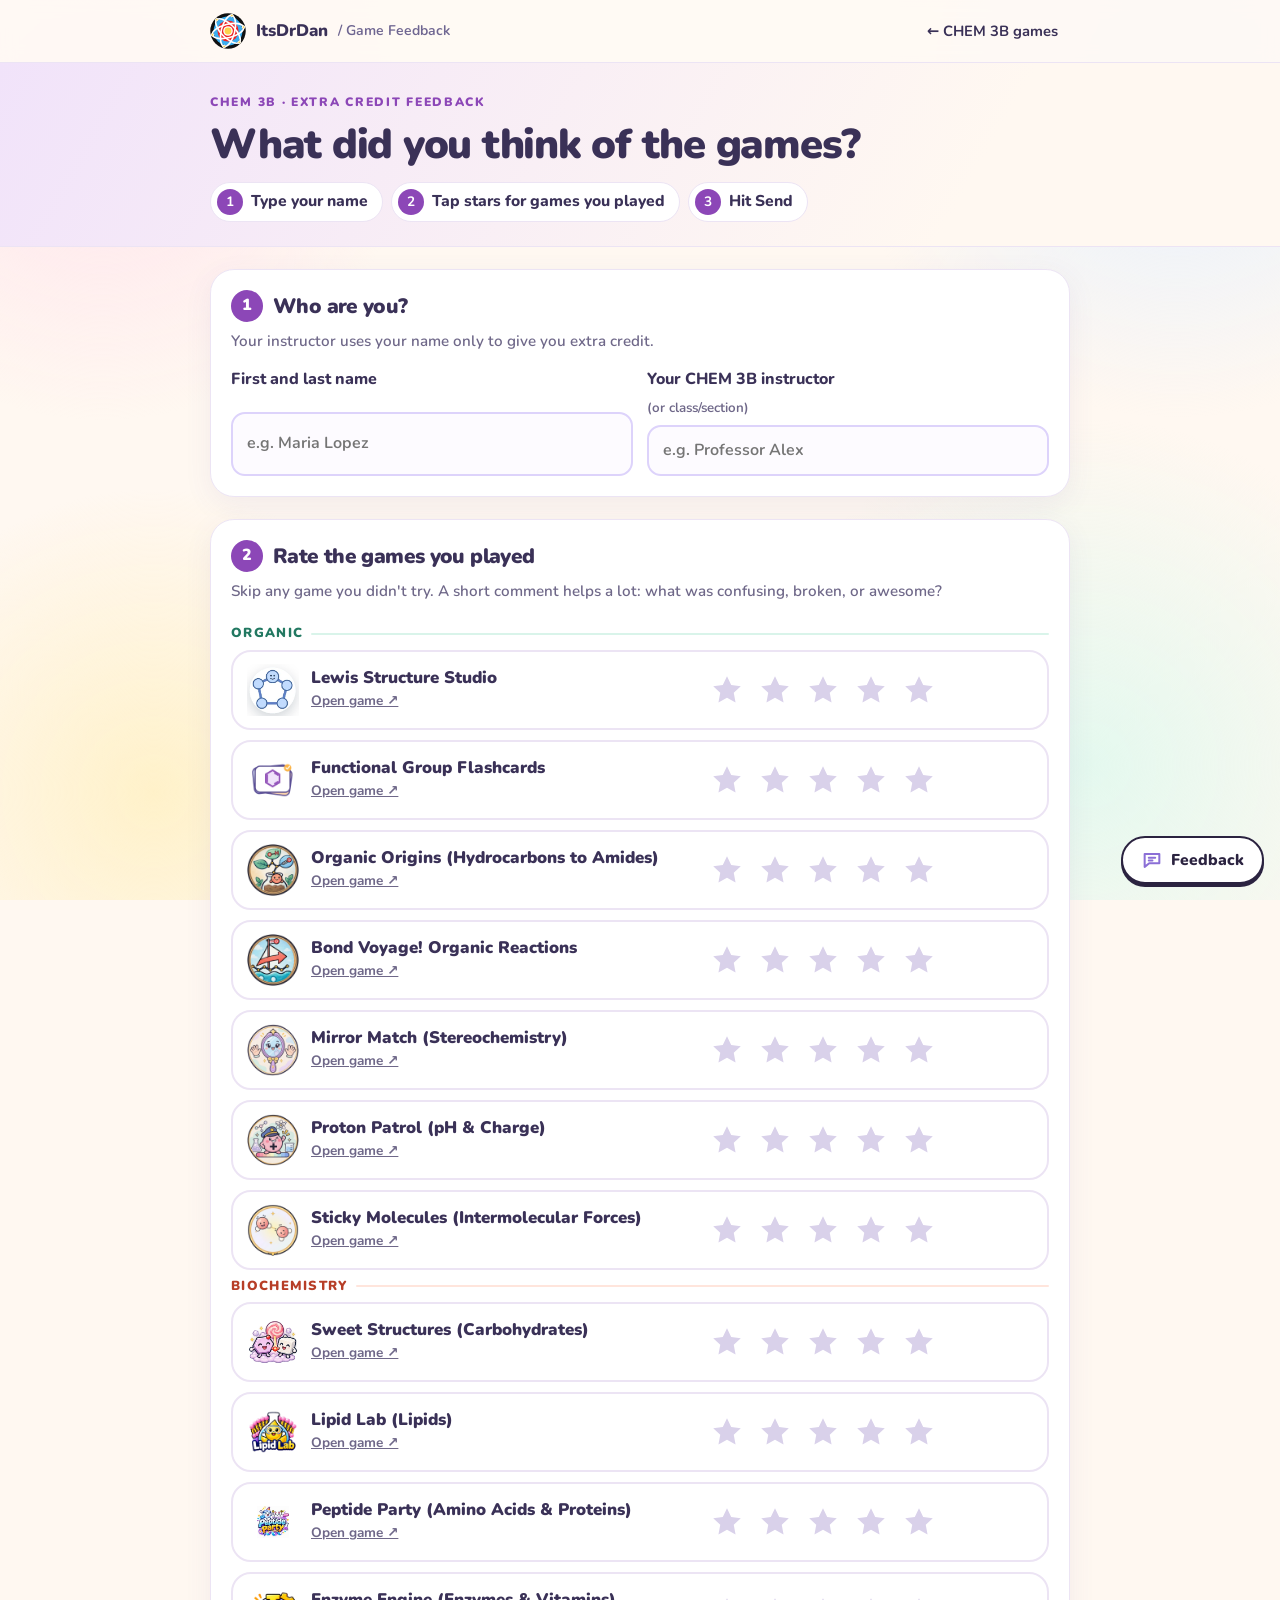
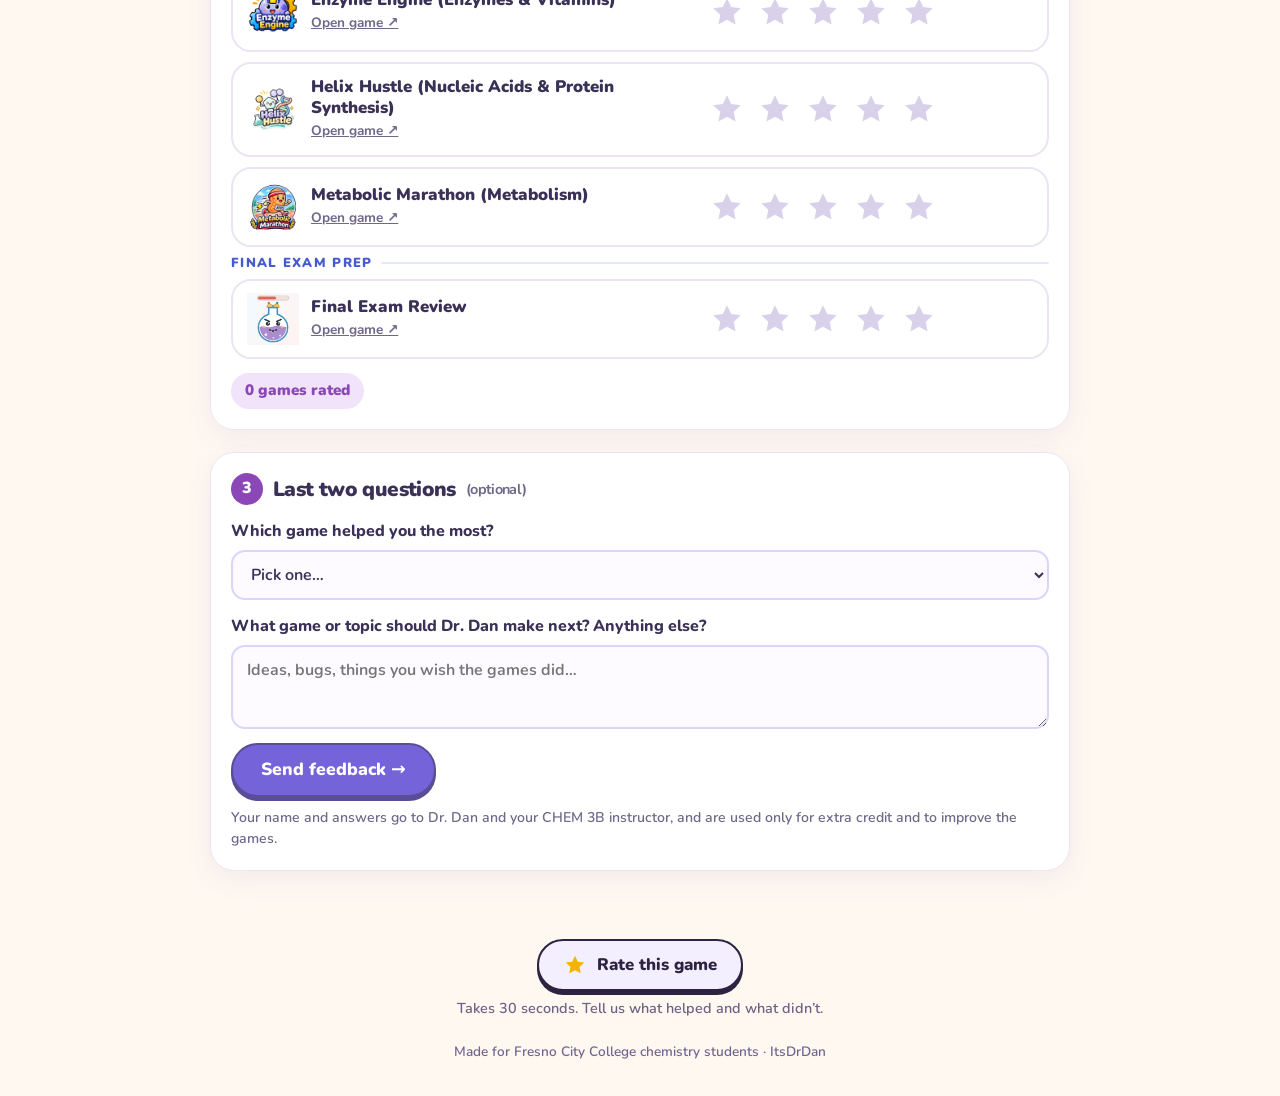
<file: feedback.html>
<!doctype html>
<html lang="en">
<head>
<meta charset="utf-8">
<meta name="viewport" content="width=device-width, initial-scale=1">
<meta name="theme-color" content="#fff8f1">
<link rel="preconnect" href="https://fonts.googleapis.com"><link rel="preconnect" href="https://fonts.gstatic.com" crossorigin>
<link href="https://fonts.googleapis.com/css2?family=Nunito:wght@500;600;700;800;900&display=swap" rel="stylesheet">
<meta name="description" content="Tell ItsDrDan what you think of the CHEM 3B study games.">
<meta name="robots" content="noindex">
<title>Game Feedback · CHEM 3B · ItsDrDan</title>
<link rel="icon" type="image/svg+xml" href="assets/logo.svg">
<link rel="apple-touch-icon" href="assets/logo-180.png">
<style>
:root{
  --ink:#3a3157;--muted:#6f6889;--soft:#6f6691;--line:#ece4f4;--bg:#fff8f1;
  --brand:#7563d9;--brand-ink:#5546b8;--edge:#5a4d96;--gold:#ffb547;--gold-ink:#c98200;
  --c:#8c47b7;--cb:#f1e3fa;--org:#227861;--org-bg:#d9f4ea;--bio:#b73e27;--bio-bg:#ffe5dc;--exam:#465bd0;--exam-bg:#e3e8ff;
  --shadow:0 8px 28px #5a4d9614;
}
*{box-sizing:border-box}
[hidden]{display:none!important}
body{margin:0;background:var(--bg);color:var(--ink);font:600 16px/1.55 Nunito,"Segoe UI",system-ui,-apple-system,sans-serif;-webkit-font-smoothing:antialiased}
body::before{content:"";position:fixed;inset:0;z-index:-1;pointer-events:none;background:
  radial-gradient(circle at 8% 12%,#ffe3ec 0,transparent 22%),radial-gradient(circle at 92% 8%,#e3f0ff 0,transparent 24%),
  radial-gradient(circle at 85% 85%,#e4f8ee 0,transparent 26%),radial-gradient(circle at 12% 88%,#fff1c9 0,transparent 22%)}
a{color:inherit}
:focus-visible{outline:3px solid var(--gold);outline-offset:3px;border-radius:6px}
.wrap{width:min(860px,calc(100% - 32px));margin:auto}
h1,h2,h3{letter-spacing:-.03em;margin:0;font-weight:900}
.top{position:sticky;top:0;z-index:20;background:#fffaf5e8;backdrop-filter:blur(8px);border-bottom:1px solid var(--line)}
.nav{min-height:62px;display:flex;align-items:center;gap:12px}
.brand{display:flex;align-items:center;gap:10px;text-decoration:none;font-weight:850;font-size:1.05rem;white-space:nowrap}
.brand img{width:36px;height:36px}
.brand small{color:var(--soft);font-weight:650}
.nav a.back{margin-left:auto;padding:8px 12px;border-radius:10px;text-decoration:none;font-weight:700;font-size:.92rem}
.nav a.back:hover{background:#efe9ff;color:var(--brand-ink)}

.head{background:linear-gradient(120deg,var(--cb),#fff8f1 75%);border-bottom:1px solid var(--line)}
.head .wrap{padding:30px 0 24px;display:grid;gap:10px}
.eyebrow{font-weight:900;letter-spacing:.14em;text-transform:uppercase;color:var(--c);font-size:.76rem}
.head h1{font-size:clamp(1.9rem,4.2vw,2.6rem);line-height:1.1}
.steps{display:flex;gap:8px;flex-wrap:wrap;margin:4px 0 0;padding:0;list-style:none}
.steps li{display:flex;align-items:center;gap:8px;background:#fff;border:1.5px solid var(--line);border-radius:999px;padding:6px 14px 6px 6px;font-weight:800;font-size:.98rem}
.steps b{display:grid;place-items:center;width:26px;height:26px;border-radius:50%;background:var(--c);color:#fff;font-size:.85rem}

main{padding:22px 0 40px;display:grid;gap:22px}
.panel{background:#fff;border:1px solid var(--line);border-radius:24px;padding:20px;box-shadow:var(--shadow);display:grid;gap:14px}
.panel h2{font-size:1.3rem;display:flex;align-items:center;gap:10px}
.panel h2 .num{display:grid;place-items:center;width:32px;height:32px;border-radius:50%;background:var(--c);color:#fff;font-size:1rem;flex:0 0 auto}
.hint{margin:-6px 0 0;color:var(--muted);font-size:.95rem}
label.f{display:grid;gap:6px;font-weight:800}
label.f small{font-weight:650;color:var(--muted)}
input[type=text],select,textarea{width:100%;font:inherit;font-weight:650;color:var(--ink);background:#fdfbff;border:2px solid #ddd3fb;border-radius:14px;padding:11px 14px;min-height:48px}
textarea{min-height:84px;resize:vertical}
input:focus,select:focus,textarea:focus{outline:none;border-color:var(--brand);background:#fff}
.two{display:grid;grid-template-columns:1fr 1fr;gap:14px}

.sec{font-weight:900;font-size:.82rem;letter-spacing:.1em;text-transform:uppercase;color:var(--sc);margin:6px 0 -4px;display:flex;align-items:center;gap:8px}
.sec::after{content:"";flex:1;height:2px;background:var(--sb);border-radius:2px}
.game{--sc:var(--org);--sb:var(--org-bg);border:2px solid var(--line);border-radius:20px;padding:12px 14px;display:grid;gap:10px;transition:border-color .15s,background .15s}
.game.rated{border-color:var(--sc);background:linear-gradient(110deg,var(--sb),#fff 55%)}
.grow{display:flex;align-items:center;gap:12px;flex-wrap:wrap}
.logo{width:52px;height:52px;flex:0 0 auto;object-fit:contain}
.gname{flex:1 1 180px;min-width:0}
.gname b{display:block;font-weight:900;font-size:1.05rem;line-height:1.25}
.gname a{font-size:.85rem;color:var(--muted);font-weight:700}
.stars{display:flex;flex-wrap:wrap;gap:4px;align-items:center}
.star{width:44px;height:44px;border:0;background:none;padding:4px;cursor:pointer;border-radius:12px;color:#d9d1ea}
.star svg{width:100%;height:100%;display:block}
.star.on{color:var(--gold)}
.star:hover{background:#fff6e3}
.skip{border:0;background:none;font:inherit;font-size:.85rem;font-weight:800;color:var(--muted);cursor:pointer;padding:6px 8px;border-radius:8px;text-decoration:underline}
.rlabel{font-size:.85rem;font-weight:850;color:var(--gold-ink);min-width:88px}
.more{display:none}
.game.rated .more{display:block}
.more textarea{min-height:64px}

.counter{font-weight:900;color:var(--c);background:var(--cb);border-radius:999px;padding:6px 14px;font-size:.95rem;justify-self:start}
.send{display:grid;gap:10px;justify-items:start}
.btn{display:inline-flex;align-items:center;justify-content:center;gap:8px;min-height:54px;padding:10px 28px;border-radius:999px;border:2px solid var(--edge);box-shadow:0 4px 0 var(--edge);background:var(--brand);color:#fff;font:inherit;font-weight:850;font-size:1.1rem;cursor:pointer;transition:transform .14s,box-shadow .14s}
.btn:hover{transform:translateY(-2px);box-shadow:0 6px 0 var(--edge)}
.btn:active{transform:translateY(3px);box-shadow:0 1px 0 var(--edge)}
.btn[disabled]{opacity:.55;cursor:wait;transform:none}
.err{color:#b8323a;font-weight:800;margin:0}
.privacy{color:var(--muted);font-size:.88rem;margin:0}

.done{text-align:center;justify-items:center;padding:34px 22px}
.done img{width:90px;height:90px}
.done h2{font-size:1.8rem}
.done p{margin:0;color:#4f4870;max-width:520px}
.code{font:900 1.6rem/1 ui-monospace,Menlo,Consolas,monospace;letter-spacing:.08em;color:var(--brand-ink);background:#f4f0ff;border:2px dashed #c9bdf5;border-radius:16px;padding:14px 22px}
.receipt{display:grid;gap:4px;font-size:.95rem;color:var(--muted)}
.receipt b{color:var(--ink)}
.warn{background:#fff6e3;border:1.5px solid #ffd98a;border-radius:14px;padding:10px 14px;font-size:.9rem;color:#7a5500;margin:0}

.footer{padding:10px 0 34px;color:var(--soft);font-size:.85rem;text-align:center}
@media (max-width:640px){
  .two{grid-template-columns:1fr}
  .brand small{display:none}
  .star{width:40px;height:40px}
  .rlabel{min-width:0}
  .grow{gap:8px}
  .stars{width:100%;justify-content:flex-start}
}
</style>
<!-- Canvas: grow the iframe to fit the game (no inner scrollbar). Idea: Rob Gilley -->
<script src="brand/embed.js" defer></script>
</head>
<body>
<header class="top"><div class="wrap nav">
  <a class="brand" href="3b.html"><img src="assets/logo.svg" alt="" width="36" height="36">ItsDrDan <small>/ Game Feedback</small></a>
  <a class="back" href="3b.html">← CHEM 3B games</a>
</div></header>

<div class="head"><div class="wrap">
  <div class="eyebrow">CHEM 3B · Extra credit feedback</div>
  <h1>What did you think of the games?</h1>
  <ol class="steps">
    <li><b>1</b>Type your name</li>
    <li><b>2</b>Tap stars for games you played</li>
    <li><b>3</b>Hit Send</li>
  </ol>
</div></div>

<main class="wrap">
  <form id="form" class="wrap" style="width:100%;display:grid;gap:22px" novalidate>
    <section class="panel">
      <h2><span class="num">1</span>Who are you?</h2>
      <p class="hint">Your instructor uses your name only to give you extra credit.</p>
      <div class="two">
        <label class="f">First and last name
          <input type="text" id="name" autocomplete="name" required maxlength="80" placeholder="e.g. Maria Lopez">
        </label>
        <label class="f">Your CHEM 3B instructor <small>(or class/section)</small>
          <input type="text" id="klass" maxlength="80" placeholder="e.g. Professor Alex">
        </label>
      </div>
    </section>

    <section class="panel">
      <h2><span class="num">2</span>Rate the games you played</h2>
      <p class="hint">Skip any game you didn't try. A short comment helps a lot: what was confusing, broken, or awesome?</p>
      <div id="games"></div>
      <span class="counter" id="counter">0 games rated</span>
    </section>

    <section class="panel">
      <h2><span class="num">3</span>Last two questions <small style="font-weight:700;color:var(--muted);font-size:.9rem">(optional)</small></h2>
      <label class="f">Which game helped you the most?
        <select id="best"><option value="">Pick one…</option></select>
      </label>
      <label class="f">What game or topic should Dr. Dan make next? Anything else?
        <textarea id="comments" maxlength="1500" placeholder="Ideas, bugs, things you wish the games did…"></textarea>
      </label>
      <div class="send">
        <p class="err" id="err" role="alert" hidden></p>
        <button class="btn" type="submit" id="go">Send feedback →</button>
        <p class="privacy">Your name and answers go to Dr. Dan and your CHEM 3B instructor, and are used only for extra credit and to improve the games.</p>
      </div>
    </section>
  </form>

  <section class="panel done" id="done" hidden aria-live="polite">
    <img src="assets/logo.svg" alt="">
    <h2>Thank you!</h2>
    <p>Your feedback was sent. <b>Take a screenshot of this screen</b> in case your instructor asks for proof.</p>
    <div class="code" id="code"></div>
    <div class="receipt" id="receipt"></div>
    <p class="warn" id="localwarn" hidden>Preview copy: feedback is only sent from the live page at itsdrdan.github.io.</p>
    <a class="btn" href="3b.html" style="text-decoration:none">Back to the games</a>
  </section>
</main>

<footer class="footer">Made for Fresno City College chemistry students · ItsDrDan</footer>

<script src="data/hub.js"></script>
<script>
(function () {
  /* Same Google Apps Script web app as track.js. Feedback rows are tagged type:"feedback"
     so the script saves them to their own tabs, away from the anonymous game stats. */
  var ENDPOINT = 'https://script.google.com/macros/s/AKfycbylSKoW9GE6AkN4HiC1uts3Y5Z4oUPHY7OQ88vXrjpcanooloYRTIGW9cS5n0dulp4vQg/exec';
  var LIVE = /\.github\.io$/.test(location.hostname);

  var D = window.HUB_DATA || {games: []};
  var GROUPS = [
    {id: 'organic', title: 'Organic', sc: 'var(--org)', sb: 'var(--org-bg)', games: ['lewisstructures', 'organic', 'functionalgroups', 'organicreactions', 'stereochemistry', 'phcharge']},
    {id: 'bio', title: 'Biochemistry', sc: 'var(--bio)', sb: 'var(--bio-bg)', games: ['carbohydrates', 'lipids', 'aminoacids', 'enzymes', 'nucleicacids', 'metabolism']},
    {id: 'exam', title: 'Final exam prep', sc: 'var(--exam)', sb: 'var(--exam-bg)', games: ['finalexam']}
  ];
  var all = new Map(D.games.filter(function (g) { return (g.courses || []).indexOf('3B') !== -1; }).map(function (g) { return [g.id, g]; }));
  var placed = new Set([].concat.apply([], GROUPS.map(function (g) { return g.games; })));
  all.forEach(function (g, id) { if (!placed.has(id)) GROUPS[0].games.push(id); });

  var LABELS = ['', 'Not helpful', 'A little helpful', 'Helpful', 'Very helpful', 'Loved it!'];
  var STAR = '<svg viewBox="0 0 24 24" aria-hidden="true"><path fill="currentColor" stroke="#0000" d="M12 2.8l2.8 5.9 6.4.8-4.7 4.4 1.2 6.4L12 17.2l-5.7 3.1 1.2-6.4-4.7-4.4 6.4-.8z"/></svg>';
  var ratings = {};   /* id -> stars */
  var box = document.getElementById('games'), best = document.getElementById('best');

  function esc(s) { var d = document.createElement('div'); d.textContent = s; return d.innerHTML; }

  GROUPS.forEach(function (grp) {
    var list = grp.games.map(function (id) { return all.get(id); }).filter(Boolean);
    if (!list.length) return;
    var head = document.createElement('div');
    head.className = 'sec'; head.style.cssText = '--sc:' + grp.sc + ';--sb:' + grp.sb; head.textContent = grp.title;
    box.appendChild(head);
    list.forEach(function (g) {
      var el = document.createElement('div');
      el.className = 'game'; el.dataset.id = g.id; el.style.cssText = '--sc:' + grp.sc + ';--sb:' + grp.sb + ';margin-top:10px';
      var stars = '';
      for (var i = 1; i <= 5; i++) stars += '<button type="button" class="star" data-n="' + i + '" aria-label="' + i + ' star' + (i > 1 ? 's' : '') + ' for ' + esc(g.title) + '">' + STAR + '</button>';
      el.innerHTML =
        '<div class="grow">' +
          (g.logo ? '<img class="logo" src="' + esc(g.logo) + '" alt="" loading="lazy">' : '') +
          '<div class="gname"><b>' + esc(g.title) + '</b><a href="' + esc(g.url) + '" target="_blank" rel="noopener">Open game ↗</a></div>' +
          '<div class="stars" role="group" aria-label="Rate ' + esc(g.title) + '">' + stars +
            '<span class="rlabel" aria-live="polite"></span><button type="button" class="skip" hidden>clear</button></div>' +
        '</div>' +
        '<div class="more"><textarea maxlength="800" placeholder="What was confusing, broken, or great about ' + esc(g.title.replace(/\s*\(.*\)$/, '')) + '? (optional)"></textarea></div>';
      box.appendChild(el);
      var opt = document.createElement('option'); opt.value = g.id; opt.textContent = g.title; best.appendChild(opt);
    });
  });

  function paint(el) {
    var n = ratings[el.dataset.id] || 0;
    el.classList.toggle('rated', n > 0);
    el.querySelectorAll('.star').forEach(function (s) { s.classList.toggle('on', +s.dataset.n <= n); s.setAttribute('aria-pressed', +s.dataset.n === n); });
    el.querySelector('.rlabel').textContent = LABELS[n] || '';
    el.querySelector('.skip').hidden = !n;
    var c = Object.keys(ratings).length;
    document.getElementById('counter').textContent = c + (c === 1 ? ' game rated' : ' games rated');
  }
  box.addEventListener('click', function (e) {
    var el = e.target.closest('.game'); if (!el) return;
    var s = e.target.closest('.star'), clr = e.target.closest('.skip');
    if (s) { ratings[el.dataset.id] = +s.dataset.n; paint(el); if (!el.dataset.opened) { el.dataset.opened = 1; } }
    else if (clr) { delete ratings[el.dataset.id]; el.querySelector('textarea').value = ''; paint(el); }
  });

  /* Prefill the class from the link, e.g. feedback.html?class=Prof.%20Smith */
  try { var k = new URLSearchParams(location.search).get('class'); if (k) document.getElementById('klass').value = k.slice(0, 80); } catch (e) {}
  try { var saved = localStorage.getItem('ddFbName'); if (saved) document.getElementById('name').value = saved; } catch (e) {}

  function makeCode() {
    var a = 'ABCDEFGHJKMNPQRSTUVWXYZ23456789', s = '';
    for (var i = 0; i < 6; i++) s += a[Math.floor(Math.random() * a.length)];
    return 'FB-' + s.slice(0, 3) + '-' + s.slice(3);
  }

  var form = document.getElementById('form'), err = document.getElementById('err'), go = document.getElementById('go');
  function fail(msg, focusEl) { err.textContent = msg; err.hidden = false; if (focusEl) { focusEl.focus(); focusEl.scrollIntoView({block: 'center', behavior: 'smooth'}); } }

  form.addEventListener('submit', function (e) {
    e.preventDefault(); err.hidden = true;
    var name = document.getElementById('name').value.trim().replace(/\s+/g, ' ');
    var klass = document.getElementById('klass').value.trim();
    if (name.split(' ').length < 2) return fail('Please type your first and last name so you get credit.', document.getElementById('name'));
    var ids = Object.keys(ratings);
    if (!ids.length) return fail('Tap the stars for at least one game you played.', box.querySelector('.star'));

    var code = makeCode();
    var payload = {
      type: 'feedback', page: '3b', code: code, name: name, klass: klass,
      best: best.value ? (all.get(best.value) || {}).title || best.value : '',
      comments: document.getElementById('comments').value.trim(),
      ratings: ids.map(function (id) {
        var el = box.querySelector('.game[data-id="' + id + '"]');
        return {game: id, title: (all.get(id) || {}).title || id, stars: ratings[id], comment: el.querySelector('textarea').value.trim()};
      })
    };
    go.disabled = true; go.textContent = 'Sending…';
    try { localStorage.setItem('ddFbName', name); } catch (e) {}

    function finish() {
      form.hidden = true;
      var d = document.getElementById('done'); d.hidden = false;
      document.getElementById('code').textContent = code;
      var when = new Date().toLocaleString([], {dateStyle: 'medium', timeStyle: 'short'});
      document.getElementById('receipt').innerHTML = '<span><b>' + esc(name) + '</b>' + (klass ? ' · ' + esc(klass) : '') + '</span>' +
        '<span>' + ids.length + (ids.length === 1 ? ' game' : ' games') + ' rated · ' + esc(when) + '</span>';
      document.getElementById('localwarn').hidden = LIVE;
      scrollTo({top: 0, behavior: 'smooth'});
    }
    if (!LIVE) { console.log('[feedback preview] not sent:', payload); return setTimeout(finish, 400); }
    fetch(ENDPOINT, {method: 'POST', mode: 'no-cors', headers: {'Content-Type': 'text/plain;charset=utf-8'}, body: JSON.stringify(payload)})
      .then(finish)
      .catch(function () {
        go.disabled = false; go.textContent = 'Send feedback →';
        fail('That didn’t send. Check your internet connection and tap Send again.');
      });
  });
})();
</script>
</body>
</html>
</file>
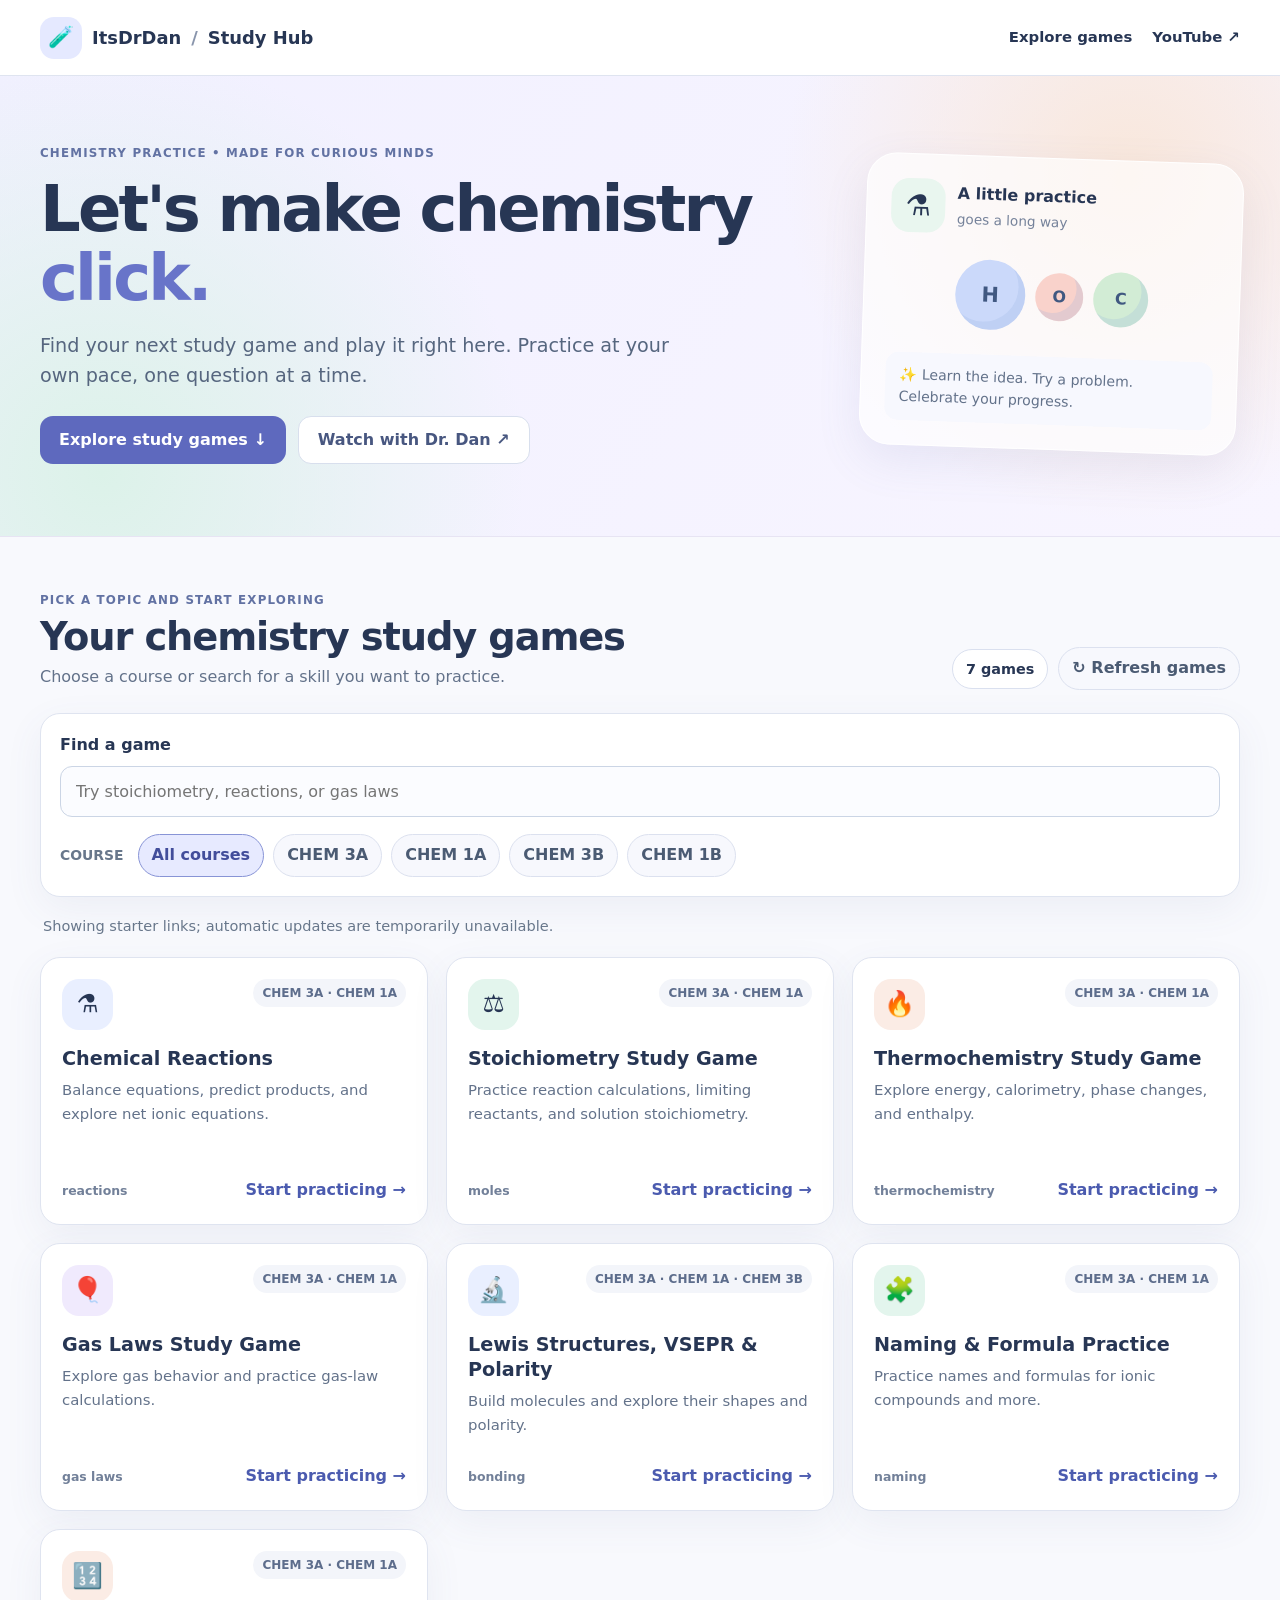
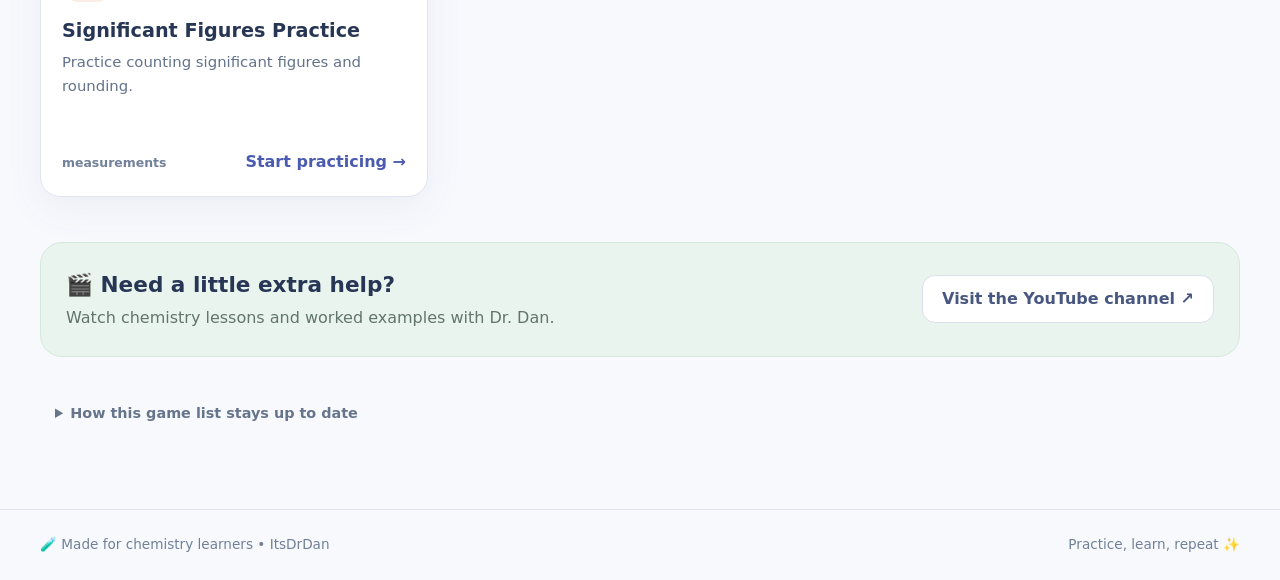
<file: index-19.html>
<!doctype html>
<html lang="en"><head><meta charset="utf-8"><meta name="viewport" content="width=device-width, initial-scale=1"><meta name="theme-color" content="#f7f6ff"><title>Dr. Dan’s Chemistry Study Hub</title><style>
:root{--ink:#273654;--muted:#63728a;--blue:#555fc3;--line:#dfe4f0;--mint:#e8f7ef;--shadow:0 12px 38px #52618912}*{box-sizing:border-box}html{scroll-behavior:smooth}body{margin:0;background:#f8f9fd;color:var(--ink);font:16px/1.55 system-ui,-apple-system,BlinkMacSystemFont,"Segoe UI",sans-serif}a{color:inherit}button,input{font:inherit}button,a{touch-action:manipulation}button:focus-visible,a:focus-visible,input:focus-visible{outline:3px solid #7182dc;outline-offset:3px}.wrap{width:min(1200px,calc(100% - 40px));margin:auto}.top{background:#fff;border-bottom:1px solid var(--line)}.nav{min-height:75px;display:flex;align-items:center;justify-content:space-between;gap:20px}.brand{text-decoration:none;font-size:1.12rem;font-weight:850;display:flex;gap:10px;align-items:center}.brand-icon{display:grid;place-items:center;width:42px;height:42px;border-radius:14px;background:#e5e9ff;font-size:1.3rem}.navlinks{display:flex;gap:20px;align-items:center;font-weight:700;font-size:.93rem}.navlinks a{text-decoration:none}.navlinks a:hover{text-decoration:underline}.hero{background:radial-gradient(circle at 88% 22%,#f9e7db 0,transparent 29%),radial-gradient(circle at 8% 86%,#dcf2e9 0,transparent 34%),linear-gradient(120deg,#f1f0ff,#f8f5ff);border-bottom:1px solid #e7e4f3}.hero-inner{display:grid;grid-template-columns:minmax(0,1.35fr) minmax(250px,.65fr);align-items:center;gap:40px;padding:68px 0 72px}.eyebrow{font-weight:800;letter-spacing:.1em;text-transform:uppercase;color:#6272a3;font-size:.74rem}h1{font-size:clamp(2.5rem,5vw,4.4rem);line-height:1.07;letter-spacing:-.045em;margin:13px 0 18px}h1 span{color:#6874c9}.hero p{font-size:clamp(1.04rem,2vw,1.2rem);color:#56667f;max-width:630px}.hero-actions{display:flex;flex-wrap:wrap;gap:12px;margin-top:25px}.btn{display:inline-flex;align-items:center;justify-content:center;min-height:48px;padding:10px 19px;border:0;border-radius:13px;background:#5e69be;color:#fff;text-decoration:none;font-weight:750;cursor:pointer}.btn:hover{background:#4e58a5}.btn.secondary{background:#fff;color:#485780;border:1px solid #d8dfed}.hero-art{background:#ffffffab;border:1px solid #fff;border-radius:30px;padding:24px;box-shadow:0 16px 45px #6670a51c;transform:rotate(2deg)}.mini-head{display:flex;align-items:center;gap:12px;font-weight:800}.mini-icon{display:grid;place-items:center;width:54px;height:54px;background:#e9f6ef;border-radius:18px;font-size:1.8rem}.orbit{display:flex;justify-content:center;align-items:center;gap:10px;margin:25px 0}.atom{width:70px;height:70px;display:grid;place-items:center;border-radius:50%;background:#cbd9fa;color:#405881;font-weight:800;box-shadow:inset -7px -8px #8ca9db33;font-size:1.3rem}.atom:nth-child(2){background:#f9d2cb;width:48px;height:48px;font-size:1rem}.atom:nth-child(3){background:#d2ecd5;width:55px;height:55px;font-size:1rem}.mini-note{background:#f7f8fe;padding:12px 14px;border-radius:13px;color:var(--muted);font-size:.88rem}.catalog{padding:54px 0 70px}.section-heading{display:flex;justify-content:space-between;align-items:end;gap:25px;flex-wrap:wrap;margin-bottom:23px}.section-heading h2{font-size:clamp(1.8rem,3vw,2.5rem);letter-spacing:-.03em;line-height:1.15;margin:6px 0}.section-heading p{color:var(--muted);margin:0}.count{padding:8px 13px;border:1px solid #dae0ef;border-radius:100px;background:#fff;font-size:.9rem;font-weight:750}.tools{background:white;border:1px solid var(--line);border-radius:20px;padding:19px;box-shadow:var(--shadow)}.search-label{font-weight:750;display:block;margin-bottom:8px}.search{width:100%;height:51px;border:1.5px solid #cbd5e5;border-radius:12px;padding:0 15px;font-size:1rem;background:#fbfcff}.filterrow{display:flex;align-items:center;gap:9px;flex-wrap:wrap;margin-top:17px}.filterrow strong{font-size:.87rem;color:#68778b;margin-right:5px}.filter{border:1px solid #dce1ef;background:#f7f8fd;color:#4b5b73;padding:8px 13px;border-radius:100px;font-weight:700;cursor:pointer}.filter[aria-pressed=true]{background:#e7eaff;border-color:#8894d6;color:#424d9b}.catalog-info{font-size:.91rem;color:#68778b;margin:18px 3px;min-height:24px}.grid{display:grid;grid-template-columns:repeat(3,minmax(0,1fr));gap:18px}.card{display:flex;flex-direction:column;min-height:268px;background:#fff;border:1px solid var(--line);border-radius:20px;box-shadow:var(--shadow);padding:21px;transition:transform .18s,box-shadow .18s}.card:hover{transform:translateY(-3px);box-shadow:0 15px 35px #52618920}.card-top{display:flex;justify-content:space-between;align-items:start;gap:10px}.icon{width:51px;height:51px;display:grid;place-items:center;border-radius:17px;font-size:1.55rem;background:#e9efff}.card:nth-child(4n+2) .icon{background:#e3f5ed}.card:nth-child(4n+3) .icon{background:#fbece5}.card:nth-child(4n+4) .icon{background:#f0eafd}.course{font-size:.75rem;font-weight:800;color:#5d6d8c;background:#f3f5fa;border-radius:100px;padding:5px 9px;text-align:right}.card h3{font-size:1.2rem;line-height:1.3;margin:17px 0 7px}.card p{margin:0 0 17px;color:#63728a;font-size:.93rem;line-height:1.6}.card-footer{margin-top:auto;display:flex;align-items:center;justify-content:space-between;gap:10px}.tag{color:#728099;font-size:.78rem;font-weight:700}.play{color:#4b5baf;font-weight:800;text-decoration:none}.play:hover{text-decoration:underline}.empty{grid-column:1/-1;text-align:center;background:#fff;border:1px dashed #cbd3e2;border-radius:18px;padding:42px;color:#65748a}.video-band{background:#eaf4ee;border:1px solid #d4e9db;border-radius:22px;padding:25px;display:flex;justify-content:space-between;align-items:center;gap:20px;margin-top:45px}.video-band h2{margin:0 0 5px;font-size:1.35rem}.video-band p{margin:0;color:#61756b}.admin{margin-top:30px;padding:15px;color:#66758c;font-size:.9rem}.admin summary{cursor:pointer;font-weight:700}.admin p{max-width:850px}.admin code{background:#edf0f6;padding:2px 5px;border-radius:4px}footer{border-top:1px solid var(--line);padding:24px 0;color:#718098;font-size:.85rem}footer .wrap{display:flex;justify-content:space-between;gap:16px;flex-wrap:wrap}@media(max-width:800px){.grid{grid-template-columns:repeat(2,minmax(0,1fr))}.hero-inner{gap:20px}.hero-art{transform:none}}@media(max-width:580px){.wrap{width:min(100% - 28px,1200px)}.hero-inner{grid-template-columns:1fr;padding:45px 0}.hero-art{display:none}.navlinks a:first-child{display:none}.grid{grid-template-columns:1fr}.catalog{padding-top:40px}.video-band{align-items:flex-start;flex-direction:column}.card{min-height:240px}.section-heading{align-items:start}.launch-guide{display:block}}@media(prefers-reduced-motion:reduce){*{scroll-behavior:auto!important;transition:none!important}.card:hover{transform:none}}
.catalog-update-controls{display:flex;align-items:center;gap:10px;flex-wrap:wrap}.game-player{border:1px solid #d5deed;border-radius:21px;background:#fff;overflow:hidden;box-shadow:var(--shadow);scroll-margin-top:16px}.game-player[hidden]{display:none!important}.player-toolbar{display:flex;justify-content:space-between;align-items:center;gap:16px;flex-wrap:wrap;padding:18px 20px;background:#f0f3ff}.player-toolbar h2{margin:4px 0 0;font-size:1.3rem;line-height:1.3}.player-buttons{display:flex;flex-wrap:wrap;gap:9px}.player-buttons .btn{min-height:43px;padding:8px 12px;font-size:.9rem}.player-tip{margin:0;padding:10px 20px;color:#64758e;font-size:.87rem}.game-player iframe{display:block;width:100%;height:78vh;min-height:520px;border:0;background:#f8faff}.game-player:fullscreen{border-radius:0;display:flex;flex-direction:column;background:#fff}.game-player:fullscreen iframe{flex:1;min-height:0;height:auto}.is-playing .hero,.is-playing #grid,.is-playing .tools,.is-playing .catalog-info,.is-playing .section-heading{display:none}.is-playing .catalog{padding-top:25px}@media(max-width:580px){.player-toolbar{padding:15px}.player-buttons .btn{font-size:.83rem}.game-player iframe{min-height:480px;height:75vh}}

</style></head><body><header class="top"><div class="wrap nav"><a class="brand" href="#top"><span class="brand-icon" aria-hidden="true">🧪</span> ItsDrDan <span style="color:#8995ac">/</span> Study Hub</a><nav class="navlinks" aria-label="Main navigation"><a href="#games">Explore games</a><a href="https://www.youtube.com/@itsdrdan" target="_blank" rel="noopener noreferrer">YouTube ↗</a></nav></div></header><main id="top"><section class="hero"><div class="wrap hero-inner"><div><div class="eyebrow">Chemistry practice • Made for curious minds</div><h1>Let's make chemistry <span>click.</span></h1><p>Find your next study game and play it right here. Practice at your own pace, one question at a time.</p><div class="hero-actions"><a class="btn" href="#games">Explore study games ↓</a><a class="btn secondary" href="https://www.youtube.com/@itsdrdan" target="_blank" rel="noopener noreferrer">Watch with Dr. Dan ↗</a></div></div><div class="hero-art" aria-hidden="true"><div class="mini-head"><div class="mini-icon">⚗️</div><div>A little practice<br><span style="color:#75829a;font-size:.85rem;font-weight:500">goes a long way</span></div></div><div class="orbit"><span class="atom">H</span><span class="atom">O</span><span class="atom">C</span></div><div class="mini-note">✨ Learn the idea. Try a problem. Celebrate your progress.</div></div></div></section><section class="catalog wrap" id="games"><div class="section-heading"><div><div class="eyebrow">Pick a topic and start exploring</div><h2>Your chemistry study games</h2><p>Choose a course or search for a skill you want to practice.</p></div><div class="catalog-update-controls"><div class="count" id="gameCount">Loading games…</div><button id="refreshCatalog" class="filter" type="button">↻ Refresh games</button></div></div><div class="tools"><label class="search-label" for="search">Find a game</label><input class="search" id="search" type="search" placeholder="Try stoichiometry, reactions, or gas laws" autocomplete="off"><div class="filterrow" role="group" aria-label="Filter by course"><strong>COURSE</strong><button class="filter" data-course="all" aria-pressed="true">All courses</button><button class="filter" data-course="3A" aria-pressed="false">CHEM 3A</button><button class="filter" data-course="1A" aria-pressed="false">CHEM 1A</button><button class="filter" data-course="3B" aria-pressed="false">CHEM 3B</button><button class="filter" data-course="1B" aria-pressed="false">CHEM 1B</button></div></div><section id="gamePlayer" class="game-player" hidden aria-labelledby="playerTitle"><div class="player-toolbar"><div><span class="eyebrow">Now practicing</span><h2 id="playerTitle"></h2></div><div class="player-buttons"><button id="backToGames" class="btn secondary" type="button">← All games</button><a id="openGame" class="btn secondary" target="_blank" rel="noopener noreferrer">Open separately ↗</a><button id="fullGame" class="btn" type="button">⛶ Full screen</button></div></div><p class="player-tip" id="playerTip">Play below, or open the game separately for more space.</p><iframe id="gameFrame" title="Selected chemistry study game" allow="fullscreen" allowfullscreen></iframe></section><p class="catalog-info" id="status" role="status" aria-live="polite">Finding Dr. Dan’s study games…</p><div class="grid" id="grid"></div><div class="video-band"><div><h2>🎬 Need a little extra help?</h2><p>Watch chemistry lessons and worked examples with Dr. Dan.</p></div><a class="btn secondary" href="https://www.youtube.com/@itsdrdan" target="_blank" rel="noopener noreferrer">Visit the YouTube channel ↗</a></div><details class="admin"><summary>How this game list stays up to date</summary><p>The catalog checks Dr. Dan’s public GitHub repositories for published Pages sites with a <code>meta.json</code> file. New games appear automatically when their Pages site and metadata are available. If GitHub cannot be reached, saved or starter game links keep the catalog useful.</p></details></section></main><footer><div class="wrap"><span>🧪 Made for chemistry learners • ItsDrDan</span><span>Practice, learn, repeat ✨</span></div></footer>
<script>
'use strict';
const USER='ItsDrDan',CACHE_KEY='itsdrdan-study-catalog-v1',TTL=6*60*60*1000,MAX_META=8;
const STARTER=[
 {repo:'reactions',title:'Chemical Reactions',description:'Balance equations, predict products, and explore net ionic equations.',course:'CHEM 3A and CHEM 1A',tags:['reactions','balancing','net ionic'],icon:'⚗️'},
 {repo:'stoichiometry',title:'Stoichiometry Study Game',description:'Practice reaction calculations, limiting reactants, and solution stoichiometry.',course:'CHEM 3A and CHEM 1A',tags:['moles','stoichiometry'],icon:'⚖️'},
 {repo:'thermochemistry',title:'Thermochemistry Study Game',description:'Explore energy, calorimetry, phase changes, and enthalpy.',course:'CHEM 3A and CHEM 1A',tags:['thermochemistry','heat'],icon:'🔥'},
 {repo:'gaslaws',title:'Gas Laws Study Game',description:'Explore gas behavior and practice gas-law calculations.',course:'CHEM 3A and CHEM 1A',tags:['gas laws','pressure'],icon:'🎈'},
 {repo:'lewisstructures',title:'Lewis Structures, VSEPR & Polarity',description:'Build molecules and explore their shapes and polarity.',course:'CHEM 3A, CHEM 1A and CHEM 3B',tags:['bonding','lewis','polarity'],icon:'🔬'},
 {repo:'ionicformula',title:'Naming & Formula Practice',description:'Practice names and formulas for ionic compounds and more.',course:'CHEM 3A and CHEM 1A',tags:['naming','ionic'],icon:'🧩'},
 {repo:'sigfig',title:'Significant Figures Practice',description:'Practice counting significant figures and rounding.',course:'CHEM 3A and CHEM 1A',tags:['measurements','rounding'],icon:'🔢'}
].map(x=>({...x,url:`https://itsdrdan.github.io/${x.repo}/`}));
const $=id=>document.getElementById(id);let games=STARTER,active='all',source='starter';
function courses(value){const s=Array.isArray(value)?value.join(' '):String(value||'');const hits=[...s.toUpperCase().matchAll(/(?:CHEM\s*)?(3A|3B|1A|1B)\b/g)].map(x=>x[1]);return [...new Set(hits)];}
function label(g){const c=courses(g.course);return c.length?c.map(x=>'CHEM '+x).join(' · '):'All learners';}
function textValue(v,fallback=''){return typeof v==='string'&&v.trim()?v.trim():fallback;}
function safeUrl(v,fallback){try{const u=new URL(v||fallback);return u.protocol==='https:'?u.href:fallback;}catch{return fallback;}}
function makeCard(g){const article=document.createElement('article');article.className='card';const top=document.createElement('div');top.className='card-top';const icon=document.createElement('span');icon.className='icon';icon.setAttribute('aria-hidden','true');icon.textContent=g.icon||'🧪';const course=document.createElement('span');course.className='course';course.textContent=label(g);top.append(icon,course);const h=document.createElement('h3');h.textContent=g.title;const p=document.createElement('p');p.textContent=g.description||'Explore this chemistry activity and practice at your own pace.';const footer=document.createElement('div');footer.className='card-footer';const tag=document.createElement('span');tag.className='tag';tag.textContent=(Array.isArray(g.tags)&&g.tags[0])||'CHEMISTRY PRACTICE';const a=document.createElement('a');a.className='play';a.href=g.url;a.textContent='Start practicing →';a.setAttribute('aria-label','Start practicing '+g.title);a.addEventListener('click',e=>{if(e.ctrlKey||e.metaKey||e.shiftKey||e.altKey)return;e.preventDefault();openEmbeddedGame(g,a);});footer.append(tag,a);article.append(top,h,p,footer);return article;}
function render(){const q=$('search').value.trim().toLowerCase();const filtered=games.filter(g=>{const cs=courses(g.course);return(active==='all'||cs.includes(active))&&[g.title,g.description,g.course,...(g.tags||[])].join(' ').toLowerCase().includes(q);});$('grid').replaceChildren(...filtered.map(makeCard));if(!filtered.length){const empty=document.createElement('div');empty.className='empty';empty.textContent='No games match those filters yet. Try another search or choose All courses.';$('grid').append(empty);}$('gameCount').textContent=filtered.length+' '+(filtered.length===1?'game':'games');}
function setStatus(t){$('status').textContent=t;}
function normalize(meta,repo){if(!meta||typeof meta!=='object'||Array.isArray(meta))return null;const status=textValue(meta.status).toLowerCase();if(['hidden','draft','disabled','private','archived','under construction','coming soon'].includes(status))return null;if(meta.display===false||meta.visible===false)return null;const fallback=STARTER.find(x=>x.repo.toLowerCase()===repo.name.toLowerCase());const title=textValue(meta.title,textValue(meta.name));if(!title)return null;const root=`https://itsdrdan.github.io/${encodeURIComponent(repo.name)}/`;return {repo:repo.name,title,description:textValue(meta.description,fallback?.description||repo.description||''),course:Array.isArray(meta.course)?meta.course.join(', '):textValue(meta.course,fallback?.course||''),tags:Array.isArray(meta.tags)?meta.tags.filter(x=>typeof x==='string').slice(0,12):[],icon:textValue(meta.icon,fallback?.icon||'🧪').slice(0,12),url:safeUrl(meta.url||meta.link,root)};}
async function repositories(){let list=[],page=1;while(page<=10){const response=await fetch(`https://api.github.com/users/${USER}/repos?per_page=100&page=${page}`,{headers:{Accept:'application/vnd.github+json'}});if(!response.ok)throw new Error('GitHub repository list unavailable ('+response.status+')');const chunk=await response.json();if(!Array.isArray(chunk))throw new Error('Unexpected repository response');list.push(...chunk);if(chunk.length<100)return list;page++;}return list;}
async function pool(items,worker){let next=0;const results=new Array(items.length);await Promise.all(Array.from({length:Math.min(MAX_META,items.length)},async()=>{while(next<items.length){const i=next++;try{results[i]=await worker(items[i]);}catch{results[i]=null;}}}));return results;}
async function readMeta(repo){if(repo.archived||!repo.has_pages||repo.name.toLowerCase()===`${USER.toLowerCase()}.github.io`)return null;const url=`https://itsdrdan.github.io/${encodeURIComponent(repo.name)}/meta.json`;try{const response=await fetch(url,{cache:'no-cache'});if(!response.ok)return null;const data=await response.json();return normalize(data,repo)||{repo:repo.name,excluded:true};}catch{return null;}}
function readCache(){try{const v=JSON.parse(localStorage.getItem(CACHE_KEY)||'null');return v&&Array.isArray(v.games)&&v.games.length?v:null;}catch{return null;}}
function saveCache(found){try{localStorage.setItem(CACHE_KEY,JSON.stringify({time:Date.now(),games:found}));}catch{}}
async function load(force=false){const cached=readCache();if(cached){games=cached.games;source='cache';render();if(!force&&Date.now()-cached.time<TTL){setStatus('Showing the recently updated game catalog.');return;}setStatus('Showing saved games while checking for updates…');}else{render();setStatus('Checking for games; starter links are available while the catalog loads…');}try{const repos=await repositories();const published=repos.filter(r=>r.has_pages&&!r.archived);const results=(await pool(published,readMeta)).filter(Boolean);const seen=new Set(results.map(x=>x.repo.toLowerCase()));const metadata=results.filter(x=>!x.excluded);const publishedNames=new Set(published.map(r=>r.name.toLowerCase()));const missingKnown=STARTER.filter(x=>publishedNames.has(x.repo.toLowerCase())&&!seen.has(x.repo.toLowerCase()));const found=[...metadata,...missingKnown].sort((a,b)=>a.title.localeCompare(b.title));if(!found.length)throw new Error('No published game metadata found');games=found;source='live';saveCache(found);render();setStatus('Game catalog updated. New published games with metadata appear automatically.');}catch(e){console.warn('Catalog update:',e.message);if(!cached){games=STARTER;source='starter';render();}setStatus(cached?'Showing saved games; the catalog could not refresh right now.':'Showing starter links; automatic updates are temporarily unavailable.');}}
let lastGameLink=null;
function openEmbeddedGame(game,link){lastGameLink=link;$('playerTitle').textContent=game.title;$('openGame').href=game.url;$('gameFrame').title=game.title+' — interactive study game';$('playerTip').textContent='Play below. If a game does not appear, use Open separately.';$('gamePlayer').hidden=false;document.body.classList.add('is-playing');$('gameFrame').src=game.url;$('gamePlayer').scrollIntoView({block:'start',behavior:'auto'});$('backToGames').focus({preventScroll:true});}
function closeEmbeddedGame(){if(document.fullscreenElement&&document.exitFullscreen)document.exitFullscreen().catch(()=>{});$('gameFrame').src='about:blank';$('gamePlayer').hidden=true;document.body.classList.remove('is-playing');$('games').scrollIntoView({block:'start',behavior:'auto'});if(lastGameLink?.isConnected)lastGameLink.focus({preventScroll:true});else $('search').focus({preventScroll:true});}
$('backToGames').addEventListener('click',closeEmbeddedGame);
$('fullGame').addEventListener('click',async()=>{try{if(document.fullscreenElement){await document.exitFullscreen();return;}if(!$('gamePlayer').requestFullscreen)throw Error('Fullscreen unavailable');await $('gamePlayer').requestFullscreen();}catch{$('playerTip').textContent='Full screen is unavailable in this browser. Open separately for more space.';}});
document.addEventListener('fullscreenchange',()=>{$('fullGame').textContent=document.fullscreenElement?'⛶ Exit full screen':'⛶ Full screen';});
$('refreshCatalog').addEventListener('click',async()=>{$('refreshCatalog').disabled=true;try{await load(true);}finally{$('refreshCatalog').disabled=false;}});$('search').addEventListener('input',render);document.querySelectorAll('[data-course]').forEach(b=>b.addEventListener('click',()=>{active=b.dataset.course;document.querySelectorAll('[data-course]').forEach(x=>x.setAttribute('aria-pressed',String(x===b)));render();}));load();
</script></body></html>
</file>
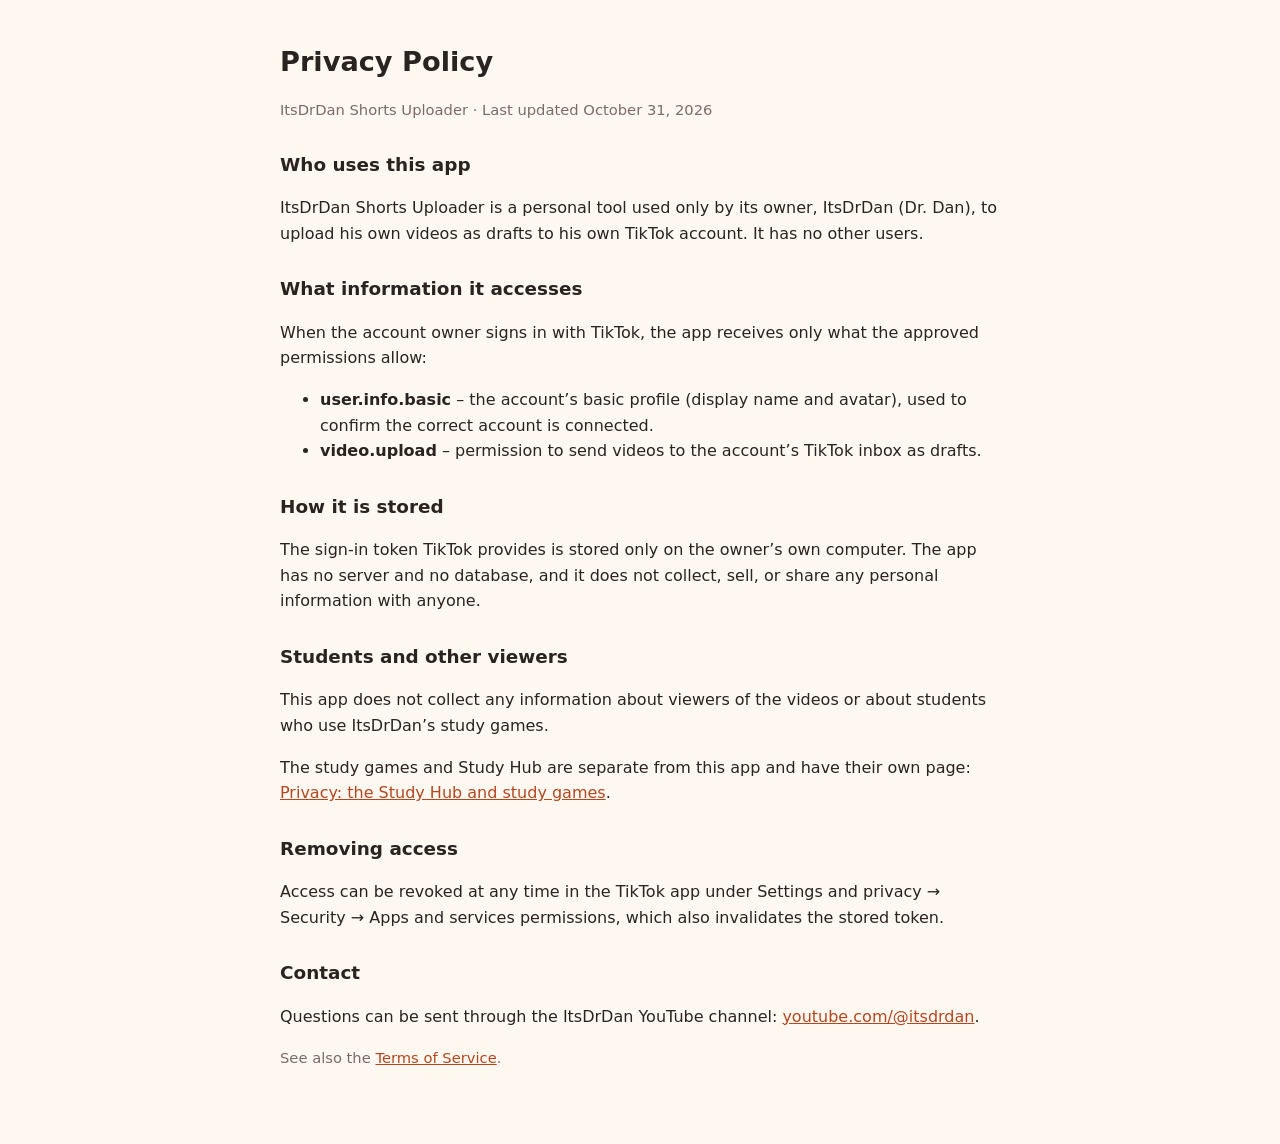
<file: privacy.html>
<!DOCTYPE html>
<html lang="en">
<head>
<meta charset="utf-8">
<meta name="viewport" content="width=device-width, initial-scale=1">
<title>Privacy Policy – ItsDrDan Shorts Uploader</title>
<style>
body{margin:0;background:#fff8f1;color:#2b2320;font:16px/1.6 "Segoe UI",system-ui,-apple-system,BlinkMacSystemFont,sans-serif}
main{max-width:720px;margin:0 auto;padding:40px 22px 60px}
h1{font-size:1.7rem;margin:0 0 4px}
h2{font-size:1.15rem;margin:28px 0 6px}
.muted{color:#7a6c64;font-size:.92rem}
a{color:#b4471f}
</style>
</head>
<body>
<main>
<h1>Privacy Policy</h1>
<p class="muted">ItsDrDan Shorts Uploader · Last updated October 31, 2026</p>

<h2>Who uses this app</h2>
<p>ItsDrDan Shorts Uploader is a personal tool used only by its owner, ItsDrDan (Dr. Dan), to upload his own videos as drafts to his own TikTok account. It has no other users.</p>

<h2>What information it accesses</h2>
<p>When the account owner signs in with TikTok, the app receives only what the approved permissions allow:</p>
<ul>
<li><strong>user.info.basic</strong> – the account’s basic profile (display name and avatar), used to confirm the correct account is connected.</li>
<li><strong>video.upload</strong> – permission to send videos to the account’s TikTok inbox as drafts.</li>
</ul>

<h2>How it is stored</h2>
<p>The sign-in token TikTok provides is stored only on the owner’s own computer. The app has no server and no database, and it does not collect, sell, or share any personal information with anyone.</p>

<h2>Students and other viewers</h2>
<p>This app does not collect any information about viewers of the videos or about students who use ItsDrDan’s study games.</p>
<p>The study games and Study Hub are separate from this app and have their own page: <a href="study-privacy.html">Privacy: the Study Hub and study games</a>.</p>

<h2>Removing access</h2>
<p>Access can be revoked at any time in the TikTok app under Settings and privacy → Security → Apps and services permissions, which also invalidates the stored token.</p>

<h2>Contact</h2>
<p>Questions can be sent through the ItsDrDan YouTube channel: <a href="https://www.youtube.com/@itsdrdan">youtube.com/@itsdrdan</a>.</p>

<p class="muted">See also the <a href="terms.html">Terms of Service</a>.</p>
</main>
</body>
</html>
</file>
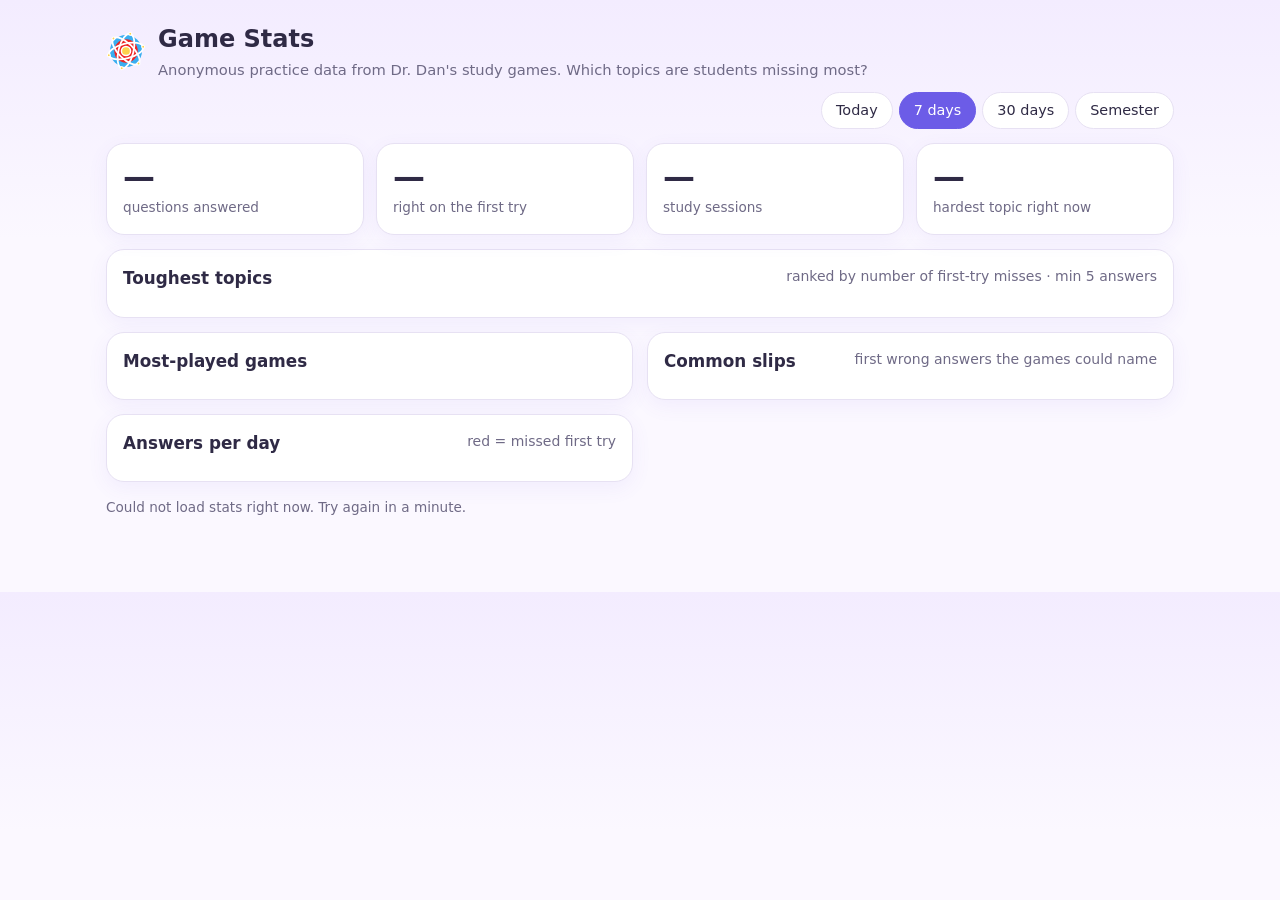
<file: stats.html>
<!doctype html>
<html lang="en">
<head>
<meta charset="utf-8">
<meta name="viewport" content="width=device-width,initial-scale=1">
<meta name="robots" content="noindex,nofollow">
<title>Game Stats · Dr. Dan's Study Hub</title>
<link rel="icon" href="assets/logo-32.png">
<style>
:root{--bg:#fbf8ff;--panel:#fff;--ink:#2f2a45;--muted:#6f6a86;--line:#e7e1f3;--good:#2e9e6a;--bad:#d9534f;--warn:#e8a33d;--accent:#6c5ce7;--r:18px}
*{box-sizing:border-box}
body{margin:0;font:16px/1.45 system-ui,-apple-system,"Segoe UI",Roboto,sans-serif;background:linear-gradient(180deg,#f3ecff,#fbf8ff 240px);color:var(--ink)}
.wrap{max-width:1100px;margin:0 auto;padding:22px 16px 60px}
header{display:flex;align-items:center;gap:12px;flex-wrap:wrap;margin-bottom:14px}
header img{width:40px;height:40px}
h1{font-size:1.5rem;margin:0}
.sub{color:var(--muted);margin:2px 0 0;font-size:.92rem}
.controls{margin-left:auto;display:flex;gap:6px;flex-wrap:wrap}
.controls button{border:1px solid var(--line);background:#fff;border-radius:999px;padding:7px 14px;font:inherit;font-size:.9rem;cursor:pointer;color:var(--ink)}
.controls button[aria-pressed=true]{background:var(--accent);color:#fff;border-color:var(--accent)}
.kpis{display:grid;grid-template-columns:repeat(auto-fit,minmax(170px,1fr));gap:12px;margin:14px 0}
.kpi,.panel{background:var(--panel);border:1px solid var(--line);border-radius:var(--r);padding:16px;box-shadow:0 6px 20px #6c5ce712}
.kpi b{display:block;font-size:2rem;line-height:1.1}
.kpi span{color:var(--muted);font-size:.85rem}
.grid2{display:grid;grid-template-columns:1fr 1fr;gap:14px}
@media(max-width:820px){.grid2{grid-template-columns:1fr}}
.panel h2{font-size:1.05rem;margin:0 0 10px;display:flex;justify-content:space-between;gap:8px}
.panel h2 small{color:var(--muted);font-weight:500}
table{width:100%;border-collapse:collapse;font-size:.9rem}
th,td{text-align:left;padding:7px 6px;border-bottom:1px solid var(--line);vertical-align:top}
th{color:var(--muted);font-weight:600;font-size:.8rem;text-transform:uppercase;letter-spacing:.03em}
td.n{text-align:right;white-space:nowrap}
.bar{height:8px;border-radius:6px;background:#eee;overflow:hidden;min-width:60px}
.bar i{display:block;height:100%}
.chip{display:inline-block;font-size:.72rem;padding:1px 8px;border-radius:999px;background:#efeaff;color:#5a4bd1;margin-left:4px}
.note{color:var(--muted);font-size:.85rem;margin-top:16px}
.empty{color:var(--muted);padding:18px 4px}
svg text{fill:var(--muted);font-size:11px}
</style>
</head>
<body>
<div class="wrap">
 <header>
  <img src="assets/logo-mark.svg" alt="">
  <div><h1>Game Stats</h1><p class="sub">Anonymous practice data from Dr. Dan's study games. Which topics are students missing most?</p></div>
  <div class="controls" role="group" aria-label="Time range">
   <button data-days="1">Today</button><button data-days="7" aria-pressed="true">7 days</button><button data-days="30">30 days</button><button data-days="120">Semester</button>
  </div>
 </header>
 <div class="kpis">
  <div class="kpi"><b id="kAnswers">—</b><span>questions answered</span></div>
  <div class="kpi"><b id="kRate">—</b><span>right on the first try</span></div>
  <div class="kpi"><b id="kSessions">—</b><span>study sessions</span></div>
  <div class="kpi"><b id="kTop">—</b><span>hardest topic right now</span></div>
 </div>
 <div class="panel" style="margin-bottom:14px">
  <h2>Toughest topics <small>ranked by number of first-try misses · min 5 answers</small></h2>
  <div id="topics"></div>
 </div>
 <div class="grid2">
  <div class="panel"><h2>Most-played games</h2><div id="games"></div></div>
  <div class="panel"><h2>Common slips <small>first wrong answers the games could name</small></h2><div id="slips"></div></div>
  <div class="panel"><h2>Answers per day <small>red = missed first try</small></h2><div id="daily"></div></div>
 </div>
 <p class="note" id="note">Loading…</p>
</div>
<script>
const STATS_URL='https://script.google.com/macros/s/AKfycbylSKoW9GE6AkN4HiC1uts3Y5Z4oUPHY7OQ88vXrjpcanooloYRTIGW9cS5n0dulp4vQg/exec';
const NAMES={"sigfig":"Significant Figures","metric":"SI Prefix Challenge","elements":"Element Symbol Study Lab","polyatomic":"Polyatomic Ions (Green Sheet)","ionicformula":"Naming & Formulas","quantumchemistry":"Quantum Quest","lewisstructures":"Lewis Structure Studio","reactions":"Reaction Rumble (Chemical Reactions)","redox":"LEO Goes GER! (Redox)","moles":"The Mole","stoichiometry":"Stoichiometry","gaslaws":"Under Pressure (Gas Laws)","thermochemistry":"Thermochemistry","chem1bready":"Bridge to 1B","hub":"Study hub · Daily 5","organic":"Functional Group Flashcards","functionalgroups":"Organic Origins (Hydrocarbons to Amides)","organicreactions":"Bond Voyage! Organic Reactions","carbohydrates":"Sweet Structures (Carbohydrates)","teas":"TEAS Study Hub (Scrub In)"};
const $=id=>document.getElementById(id);
const esc=s=>String(s).replace(/[&<>"]/g,c=>({'&':'&amp;','<':'&lt;','>':'&gt;','"':'&quot;'}[c]));
const pct=(a,b)=>b?Math.round(100*a/b)+'%':'—';
let days=7;
async function load(){
 $('note').textContent='Loading…';
 try{
  const r=await fetch(STATS_URL+'?days='+days,{cache:'no-store'});const d=await r.json();render(d);
  $('note').textContent='Updated '+new Date(d.generated).toLocaleString()+'. Counts each question once, by whether the first answer was right. No names or student IDs are collected.';
 }catch(e){$('note').textContent='Could not load stats right now. Try again in a minute.';}
}
function render(d){
 const t=d.totals;$('kAnswers').textContent=t.answers.toLocaleString();$('kRate').textContent=pct(t.correct,t.answers);$('kSessions').textContent=t.sessions.toLocaleString();
 const tops=d.topics.filter(x=>x.answers>=5).map(x=>({...x,miss:x.wrong/x.answers}));
 $('kTop').textContent=tops[0]?tops[0].topic:'—';$('kTop').style.fontSize=tops[0]?'1.15rem':'';
 $('topics').innerHTML=tops.length?'<table><thead><tr><th>Topic</th><th>Game</th><th>Course</th><th class="n">Answers</th><th class="n">Missed</th><th>Miss rate</th></tr></thead><tbody>'+
  tops.slice(0,15).map(x=>'<tr><td>'+esc(x.topic)+(x.mode&&x.mode!=='Practice'?'<span class="chip">'+esc(x.mode)+'</span>':'')+'</td><td>'+esc(NAMES[x.game]||x.game)+'</td><td>'+esc(x.course)+'</td><td class="n">'+x.answers+'</td><td class="n">'+x.wrong+'</td><td><div class="bar" title="'+pct(x.wrong,x.answers)+'"><i style="width:'+Math.round(x.miss*100)+'%;background:'+(x.miss>.5?'var(--bad)':x.miss>.3?'var(--warn)':'var(--good)')+'"></i></div> <small>'+pct(x.wrong,x.answers)+'</small></td></tr>').join('')+'</tbody></table>'
  :'<div class="empty">Not enough answers yet in this time range.</div>';
 $('games').innerHTML=d.games.length?'<table><thead><tr><th>Game</th><th class="n">Sessions</th><th class="n">Answers</th><th class="n">First-try right</th></tr></thead><tbody>'+
  d.games.map(g=>'<tr><td>'+esc(NAMES[g.game]||g.game)+'</td><td class="n">'+g.sessions+'</td><td class="n">'+g.answers+'</td><td class="n">'+pct(g.answers-g.wrong,g.answers)+'</td></tr>').join('')+'</tbody></table>':'<div class="empty">No games played yet in this time range.</div>';
 const SLIPS={x1000:'Factor of 1000 (exponent / EE key)','mL-L':'mL ↔ L (or mmol ↔ mol)','kJ-J':'kJ ↔ J',sign:'Sign flipped','273':'°C used as K (±273)',inverted:'Inverted ratio (1 ÷ answer)',power10:'Off by a power of ten',ratio:'Coefficient / mole ratio skipped',close:'Rounding drift (within 5%)',sigfigs:'Right value, wrong sig figs','log-ln':'log vs ln mixed up','g-kg':'g ↔ kg or mg ↔ g',multiple:'Balanced, but not smallest whole numbers',unbalanced:'Equation not balanced',products:'Wrong products or formulas',states:'States of matter wrong',type:'Reaction type misclassified',format:'Equation typed in the wrong format',choice:'Wrong multiple-choice pick',formula:'Wrong chemical formula',identity:'Wrong identity (molar-mass match)',trap:'A game-specific common mistake','aldo-keto':'Sugars: aldose vs ketose mixed up','carbon-count':'Sugars: carbons miscounted (tri/tetr/pent/hex)','dl-carbon':'Sugars: D/L read from the wrong carbon','dl-flip':'Sugars: right sugar, wrong D/L','epimer-mixup':'Sugars: glucose/galactose/mannose mixed up','alpha-beta':'Sugars: α/β anomer flipped','ring-size':'Sugars: pyranose vs furanose','haworth-flip':'Sugars: Fischer right ≠ Haworth down','chiral-ends':'Sugars: end carbons counted as chiral','chiral-miss':'Sugars: chiral carbons missed','epimer-enantiomer':'Sugars: epimer vs enantiomer','isomer-type':'Sugars: isomer type misjudged','link-anomer':'Sugars: linkage α/β read from the wrong ring','link-carbons':'Sugars: linkage carbon numbers wrong','sugar-id':'Sugars: disaccharide misidentified','reducing':'Sugars: reducing sugar (sucrose) confusion','disacc-units':'Sugars: disaccharide building blocks mixed up','ox-red':'Sugars: oxidation vs reduction mixed up','which-end':'Sugars: wrong carbon oxidized (C1 / both / C6)','polysacch':'Sugars: polysaccharides mixed up','condense-anomer':'Sugars: condensation changed α/β','free-oh':'Sugars: free anomeric –OH moved in condensation','acetal-hemi':'Sugars: acetal vs hemiacetal','anomeric-id':'Sugars: anomeric carbon not found','glyco-o':'Sugars: glycosidic O vs ring O',other:'Wrong, no pattern recognized',revealed:'Answer shown without trying'};
 const sl=(d.slips||[]).filter(x=>x.slip&&!['revealed','other','choice'].includes(x.slip));$('slips').innerHTML=sl.length?'<table><thead><tr><th>Slip</th><th class="n">Times</th></tr></thead><tbody>'+sl.slice(0,12).map(x=>'<tr><td>'+esc(SLIPS[x.slip]||x.slip)+'</td><td class="n">'+x.n+'</td></tr>').join('')+'</tbody></table>':'<div class="empty">'+(d.slips?'No named slips yet in this time range.':'Not reported by the stats script yet. See track.js: add a "slip" column and a slips count to the Apps Script.')+'</div>';
 const dl=d.daily;if(!dl.length){$('daily').innerHTML='<div class="empty">No activity yet.</div>';return}
 const W=520,H=180,max=Math.max(...dl.map(x=>x.answers),1),bw=Math.max(4,Math.min(36,(W-30)/dl.length-4));
 $('daily').innerHTML='<svg viewBox="0 0 '+W+' '+(H+24)+'" width="100%" role="img" aria-label="Answers per day">'+dl.map((x,i)=>{const X=20+i*((W-30)/dl.length),h=H*x.answers/max,hw=H*x.wrong/max;
  return '<rect x="'+X+'" y="'+(H-h)+'" width="'+bw+'" height="'+(h-hw)+'" rx="3" fill="#8fd8c8"><title>'+x.day+': '+x.answers+' answers, '+x.wrong+' missed</title></rect><rect x="'+X+'" y="'+(H-hw)+'" width="'+bw+'" height="'+hw+'" rx="3" fill="#ff8a80"></rect>'+(dl.length<=10||i%Math.ceil(dl.length/8)===0?'<text x="'+(X+bw/2)+'" y="'+(H+16)+'" text-anchor="middle">'+x.day.slice(5)+'</text>':'');}).join('')+'</svg>';
}
document.querySelectorAll('[data-days]').forEach(b=>b.onclick=()=>{days=+b.dataset.days;document.querySelectorAll('[data-days]').forEach(x=>x.setAttribute('aria-pressed',String(x===b)));load();});
load();setInterval(load,60000);
</script>
</body>
</html>
</file>
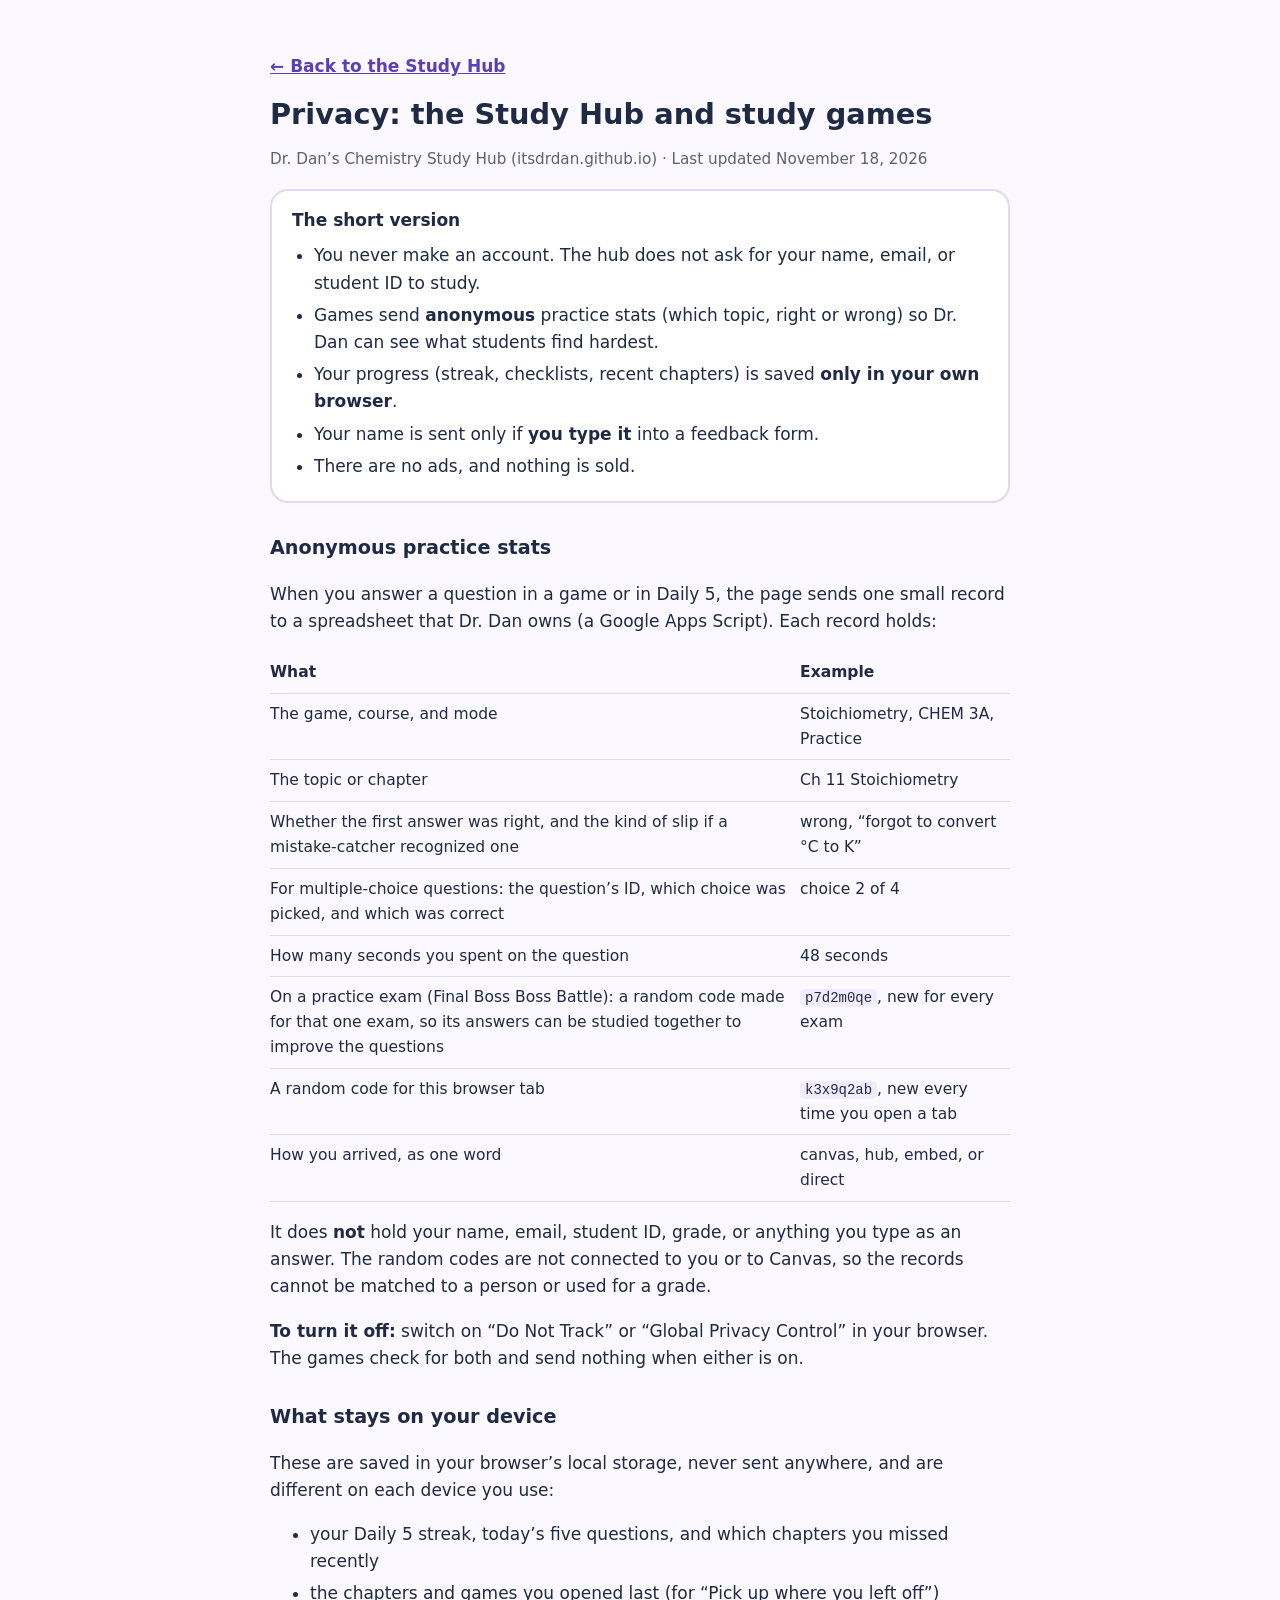
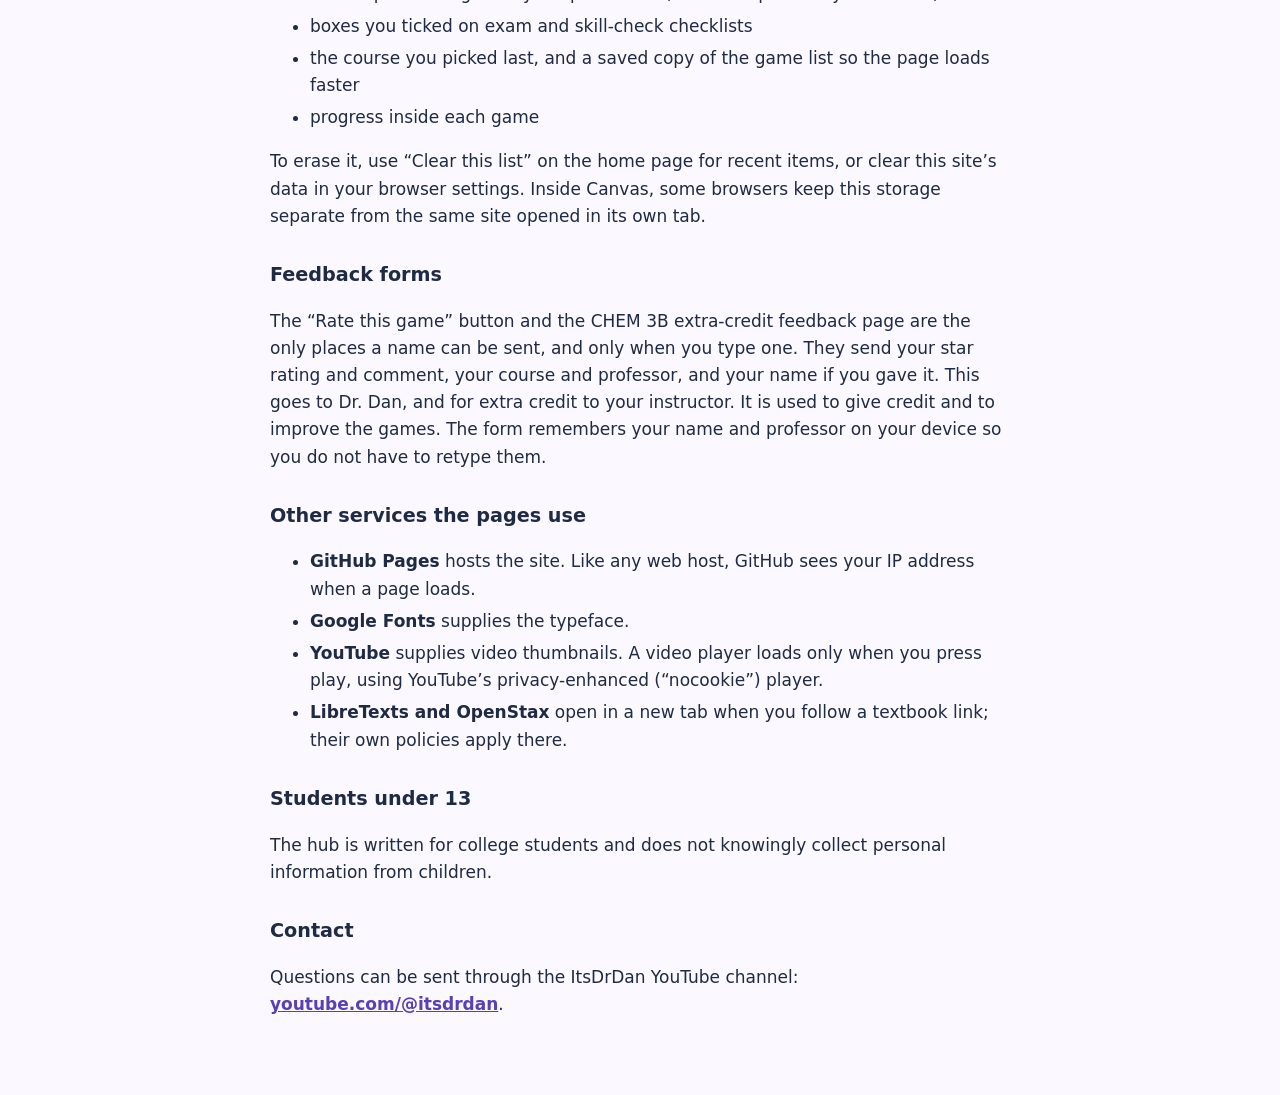
<file: study-privacy.html>
<!DOCTYPE html>
<html lang="en">
<head>
<meta charset="utf-8">
<meta name="viewport" content="width=device-width, initial-scale=1">
<title>Privacy – Dr. Dan’s Chemistry Study Hub</title>
<meta name="description" content="What Dr. Dan’s Chemistry Study Hub and study games collect, what stays on your device, and how to turn tracking off.">
<link rel="icon" type="image/svg+xml" href="assets/logo.svg">
<style>
body{margin:0;background:#fbf8ff;color:#1f2a44;font:17px/1.6 "Segoe UI",system-ui,-apple-system,BlinkMacSystemFont,sans-serif}
main{max-width:740px;margin:0 auto;padding:36px 22px 60px}
h1{font-size:1.8rem;margin:0 0 4px;line-height:1.2}
h2{font-size:1.2rem;margin:30px 0 6px}
.muted{color:#5c6079;font-size:.95rem}
a{color:#5a3fb5;font-weight:700}
:focus-visible{outline:3px solid #d39b28;outline-offset:3px;border-radius:6px}
.short{background:#fff;border:2px solid #e2d8f2;border-radius:18px;padding:16px 20px;margin:18px 0 0}
.short ul{margin:8px 0 0;padding-left:22px}
li{margin:5px 0}
table{border-collapse:collapse;width:100%;margin-top:8px;font-size:.97rem}
th,td{text-align:left;vertical-align:top;border-bottom:1px solid #e2d8f2;padding:8px 10px 8px 0}
code{background:#f1ecfb;border-radius:5px;padding:1px 5px;font-size:.9em}
</style>
</head>
<body>
<main>
<p><a href="./">← Back to the Study Hub</a></p>
<h1>Privacy: the Study Hub and study games</h1>
<p class="muted">Dr. Dan’s Chemistry Study Hub (itsdrdan.github.io) · Last updated November 18, 2026</p>

<div class="short">
<b>The short version</b>
<ul>
<li>You never make an account. The hub does not ask for your name, email, or student ID to study.</li>
<li>Games send <b>anonymous</b> practice stats (which topic, right or wrong) so Dr. Dan can see what students find hardest.</li>
<li>Your progress (streak, checklists, recent chapters) is saved <b>only in your own browser</b>.</li>
<li>Your name is sent only if <b>you type it</b> into a feedback form.</li>
<li>There are no ads, and nothing is sold.</li>
</ul>
</div>

<h2>Anonymous practice stats</h2>
<p>When you answer a question in a game or in Daily 5, the page sends one small record to a spreadsheet that Dr. Dan owns (a Google Apps Script). Each record holds:</p>
<table>
<tr><th>What</th><th>Example</th></tr>
<tr><td>The game, course, and mode</td><td>Stoichiometry, CHEM 3A, Practice</td></tr>
<tr><td>The topic or chapter</td><td>Ch 11 Stoichiometry</td></tr>
<tr><td>Whether the first answer was right, and the kind of slip if a mistake-catcher recognized one</td><td>wrong, “forgot to convert °C to K”</td></tr>
<tr><td>For multiple-choice questions: the question’s ID, which choice was picked, and which was correct</td><td>choice 2 of 4</td></tr>
<tr><td>How many seconds you spent on the question</td><td>48 seconds</td></tr>
<tr><td>On a practice exam (Final Boss Boss Battle): a random code made for that one exam, so its answers can be studied together to improve the questions</td><td><code>p7d2m0qe</code>, new for every exam</td></tr>
<tr><td>A random code for this browser tab</td><td><code>k3x9q2ab</code>, new every time you open a tab</td></tr>
<tr><td>How you arrived, as one word</td><td>canvas, hub, embed, or direct</td></tr>
</table>
<p>It does <b>not</b> hold your name, email, student ID, grade, or anything you type as an answer. The random codes are not connected to you or to Canvas, so the records cannot be matched to a person or used for a grade.</p>
<p><b>To turn it off:</b> switch on “Do Not Track” or “Global Privacy Control” in your browser. The games check for both and send nothing when either is on.</p>

<h2>What stays on your device</h2>
<p>These are saved in your browser’s local storage, never sent anywhere, and are different on each device you use:</p>
<ul>
<li>your Daily 5 streak, today’s five questions, and which chapters you missed recently</li>
<li>the chapters and games you opened last (for “Pick up where you left off”)</li>
<li>boxes you ticked on exam and skill-check checklists</li>
<li>the course you picked last, and a saved copy of the game list so the page loads faster</li>
<li>progress inside each game</li>
</ul>
<p>To erase it, use “Clear this list” on the home page for recent items, or clear this site’s data in your browser settings. Inside Canvas, some browsers keep this storage separate from the same site opened in its own tab.</p>

<h2>Feedback forms</h2>
<p>The “Rate this game” button and the CHEM 3B extra-credit feedback page are the only places a name can be sent, and only when you type one. They send your star rating and comment, your course and professor, and your name if you gave it. This goes to Dr. Dan, and for extra credit to your instructor. It is used to give credit and to improve the games. The form remembers your name and professor on your device so you do not have to retype them.</p>

<h2>Other services the pages use</h2>
<ul>
<li><b>GitHub Pages</b> hosts the site. Like any web host, GitHub sees your IP address when a page loads.</li>
<li><b>Google Fonts</b> supplies the typeface.</li>
<li><b>YouTube</b> supplies video thumbnails. A video player loads only when you press play, using YouTube’s privacy-enhanced (“nocookie”) player.</li>
<li><b>LibreTexts and OpenStax</b> open in a new tab when you follow a textbook link; their own policies apply there.</li>
</ul>

<h2>Students under 13</h2>
<p>The hub is written for college students and does not knowingly collect personal information from children.</p>

<h2>Contact</h2>
<p>Questions can be sent through the ItsDrDan YouTube channel: <a href="https://www.youtube.com/@itsdrdan">youtube.com/@itsdrdan</a>.</p>
</main>
</body>
</html>
</file>
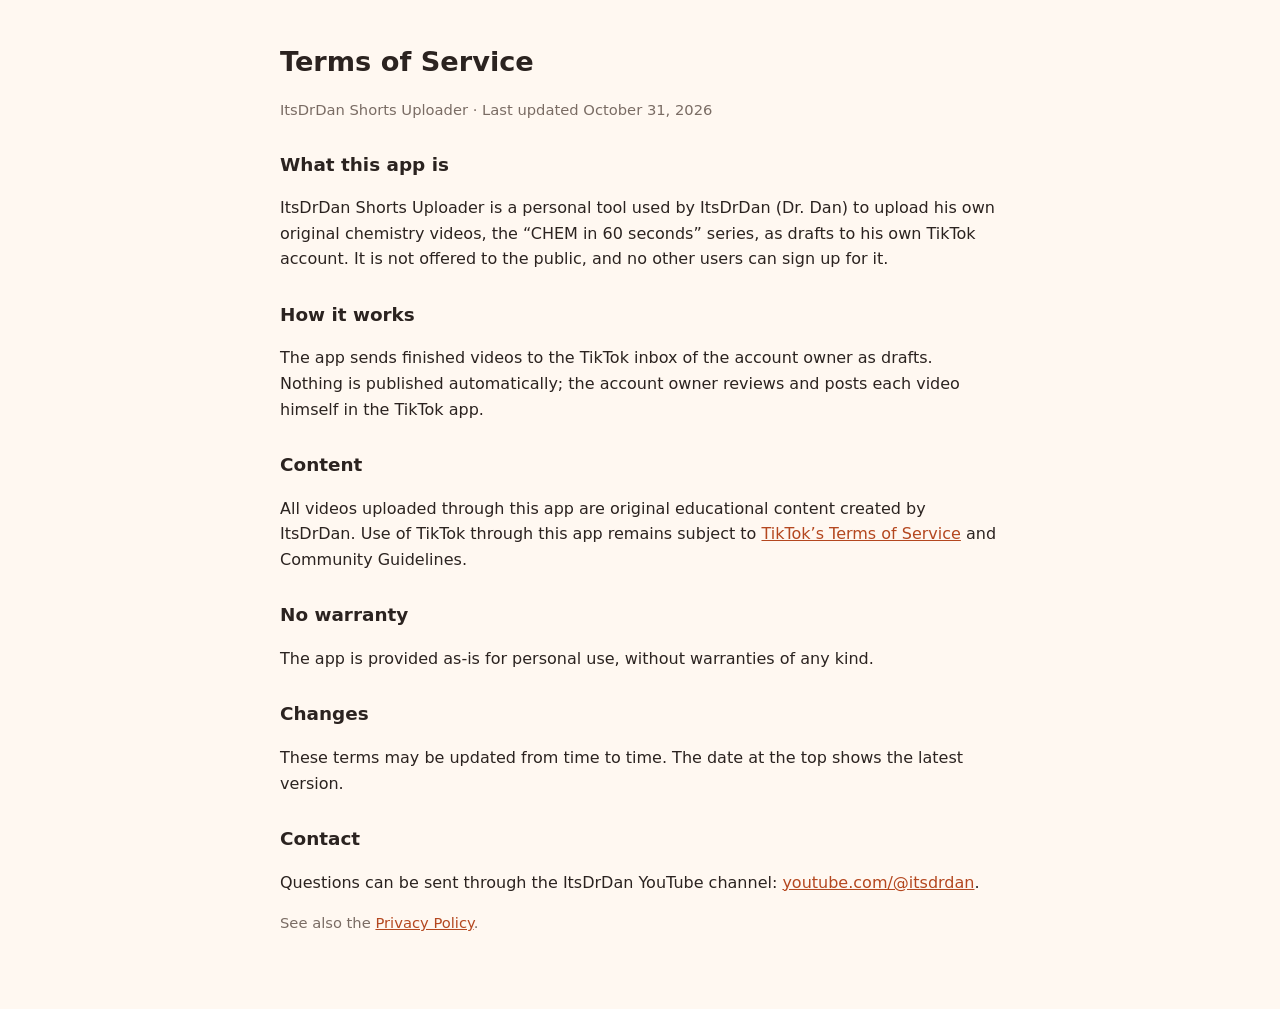
<file: terms.html>
<!DOCTYPE html>
<html lang="en">
<head>
<meta charset="utf-8">
<meta name="viewport" content="width=device-width, initial-scale=1">
<title>Terms of Service – ItsDrDan Shorts Uploader</title>
<style>
body{margin:0;background:#fff8f1;color:#2b2320;font:16px/1.6 "Segoe UI",system-ui,-apple-system,BlinkMacSystemFont,sans-serif}
main{max-width:720px;margin:0 auto;padding:40px 22px 60px}
h1{font-size:1.7rem;margin:0 0 4px}
h2{font-size:1.15rem;margin:28px 0 6px}
.muted{color:#7a6c64;font-size:.92rem}
a{color:#b4471f}
</style>
</head>
<body>
<main>
<h1>Terms of Service</h1>
<p class="muted">ItsDrDan Shorts Uploader · Last updated October 31, 2026</p>

<h2>What this app is</h2>
<p>ItsDrDan Shorts Uploader is a personal tool used by ItsDrDan (Dr. Dan) to upload his own original chemistry videos, the “CHEM in 60 seconds” series, as drafts to his own TikTok account. It is not offered to the public, and no other users can sign up for it.</p>

<h2>How it works</h2>
<p>The app sends finished videos to the TikTok inbox of the account owner as drafts. Nothing is published automatically; the account owner reviews and posts each video himself in the TikTok app.</p>

<h2>Content</h2>
<p>All videos uploaded through this app are original educational content created by ItsDrDan. Use of TikTok through this app remains subject to <a href="https://www.tiktok.com/legal/terms-of-service">TikTok’s Terms of Service</a> and Community Guidelines.</p>

<h2>No warranty</h2>
<p>The app is provided as-is for personal use, without warranties of any kind.</p>

<h2>Changes</h2>
<p>These terms may be updated from time to time. The date at the top shows the latest version.</p>

<h2>Contact</h2>
<p>Questions can be sent through the ItsDrDan YouTube channel: <a href="https://www.youtube.com/@itsdrdan">youtube.com/@itsdrdan</a>.</p>

<p class="muted">See also the <a href="privacy.html">Privacy Policy</a>.</p>
</main>
</body>
</html>
</file>
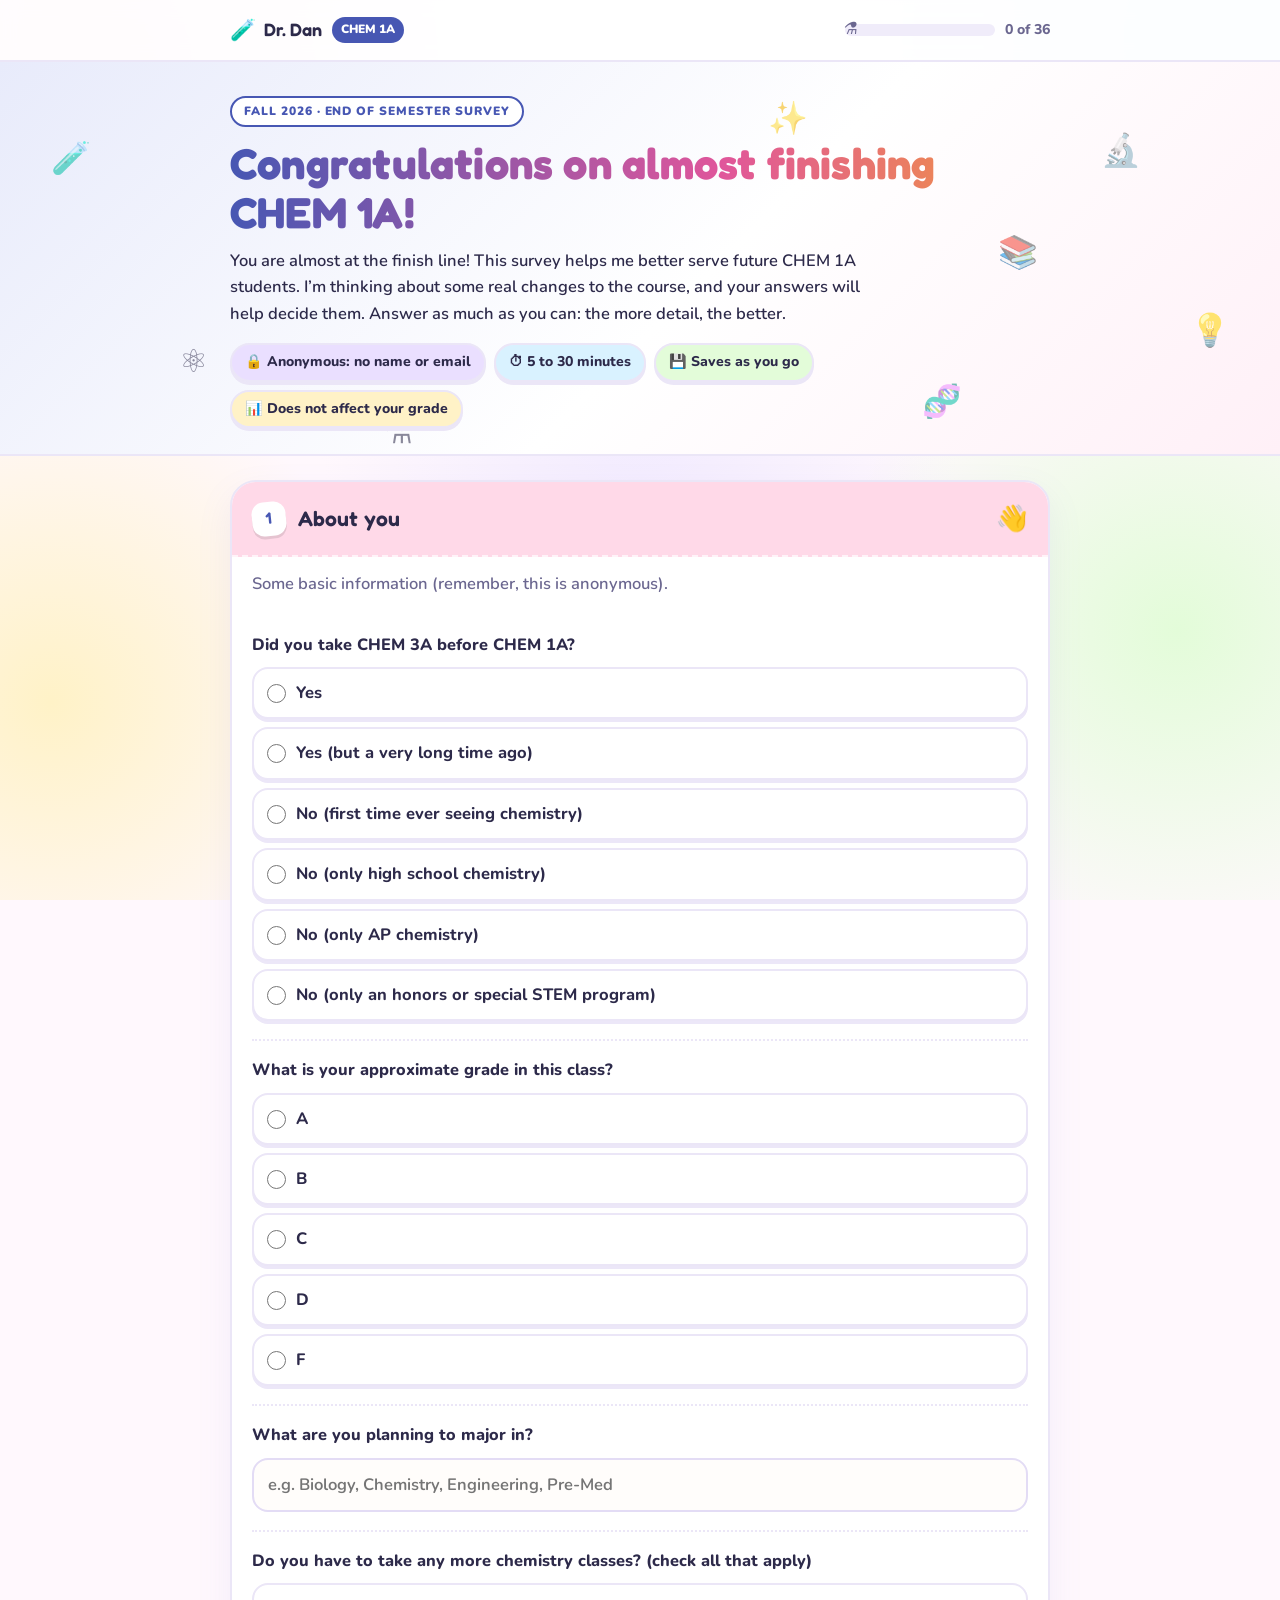
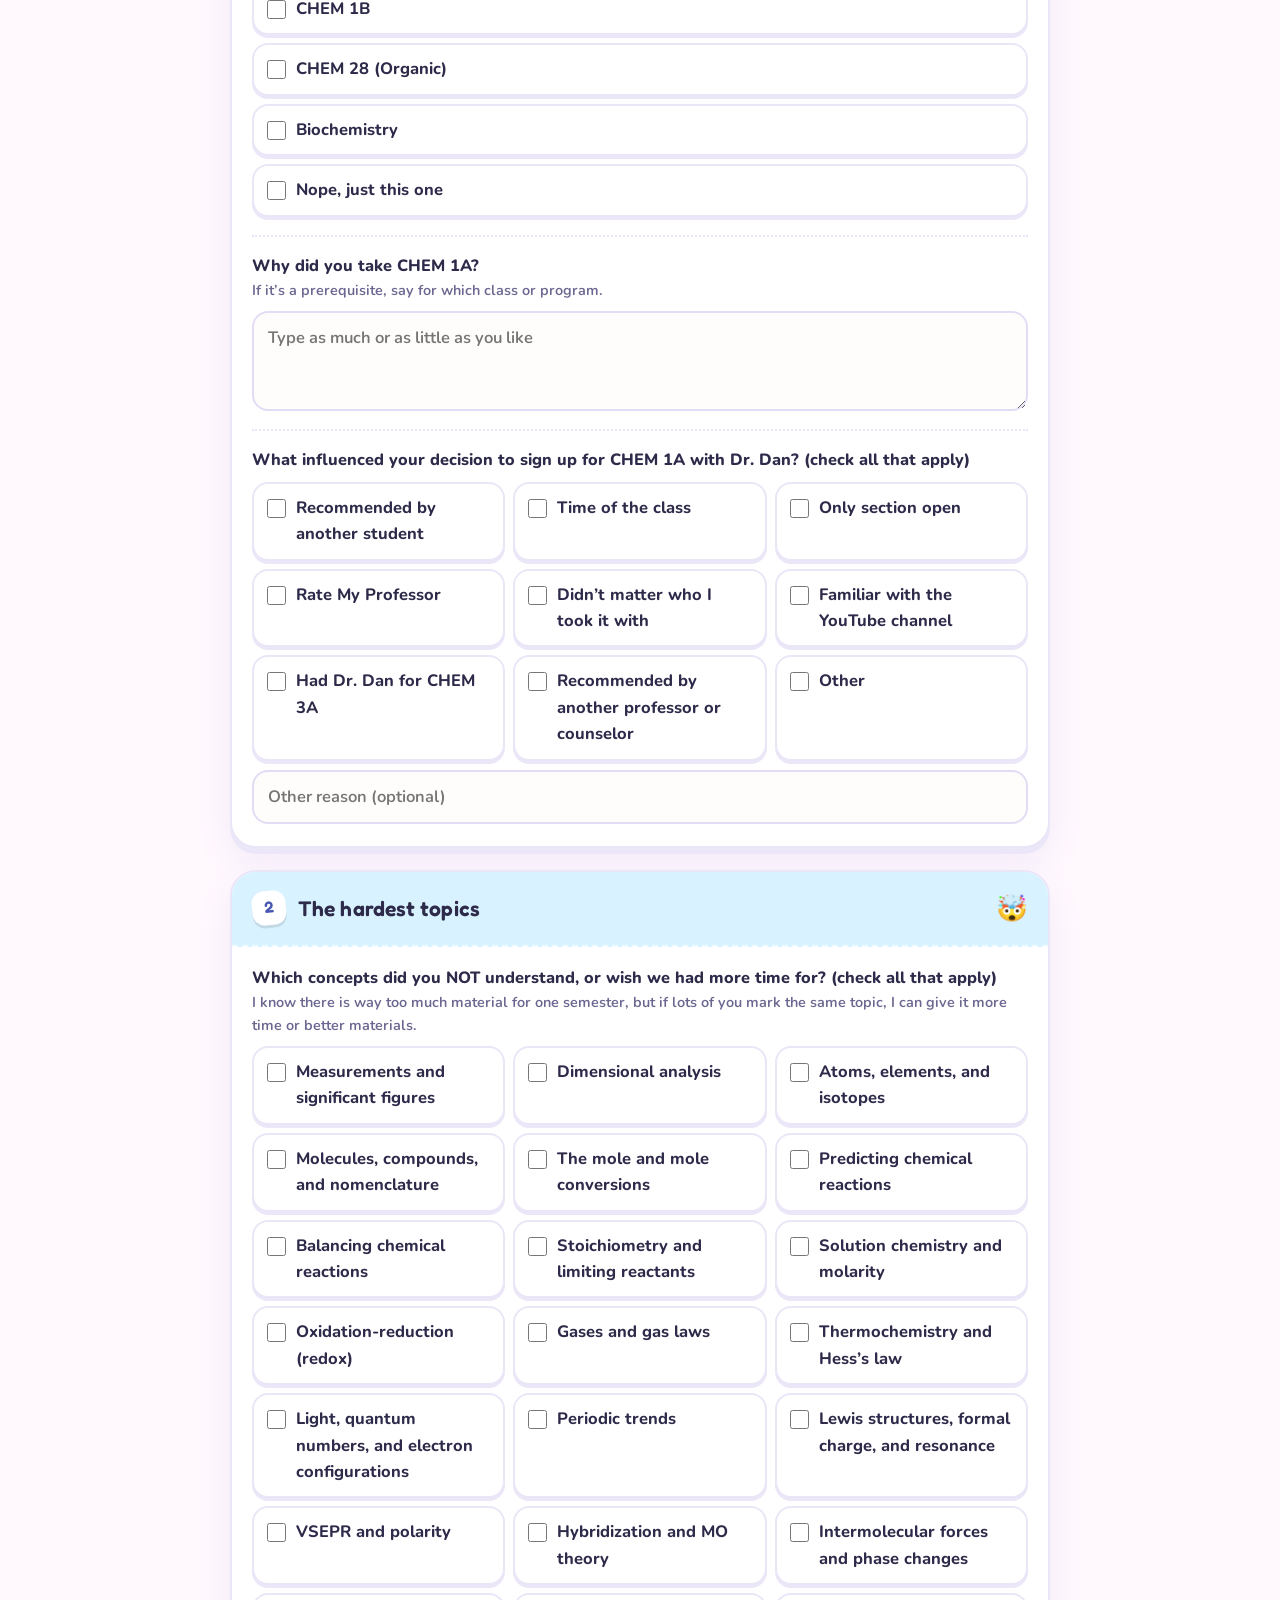
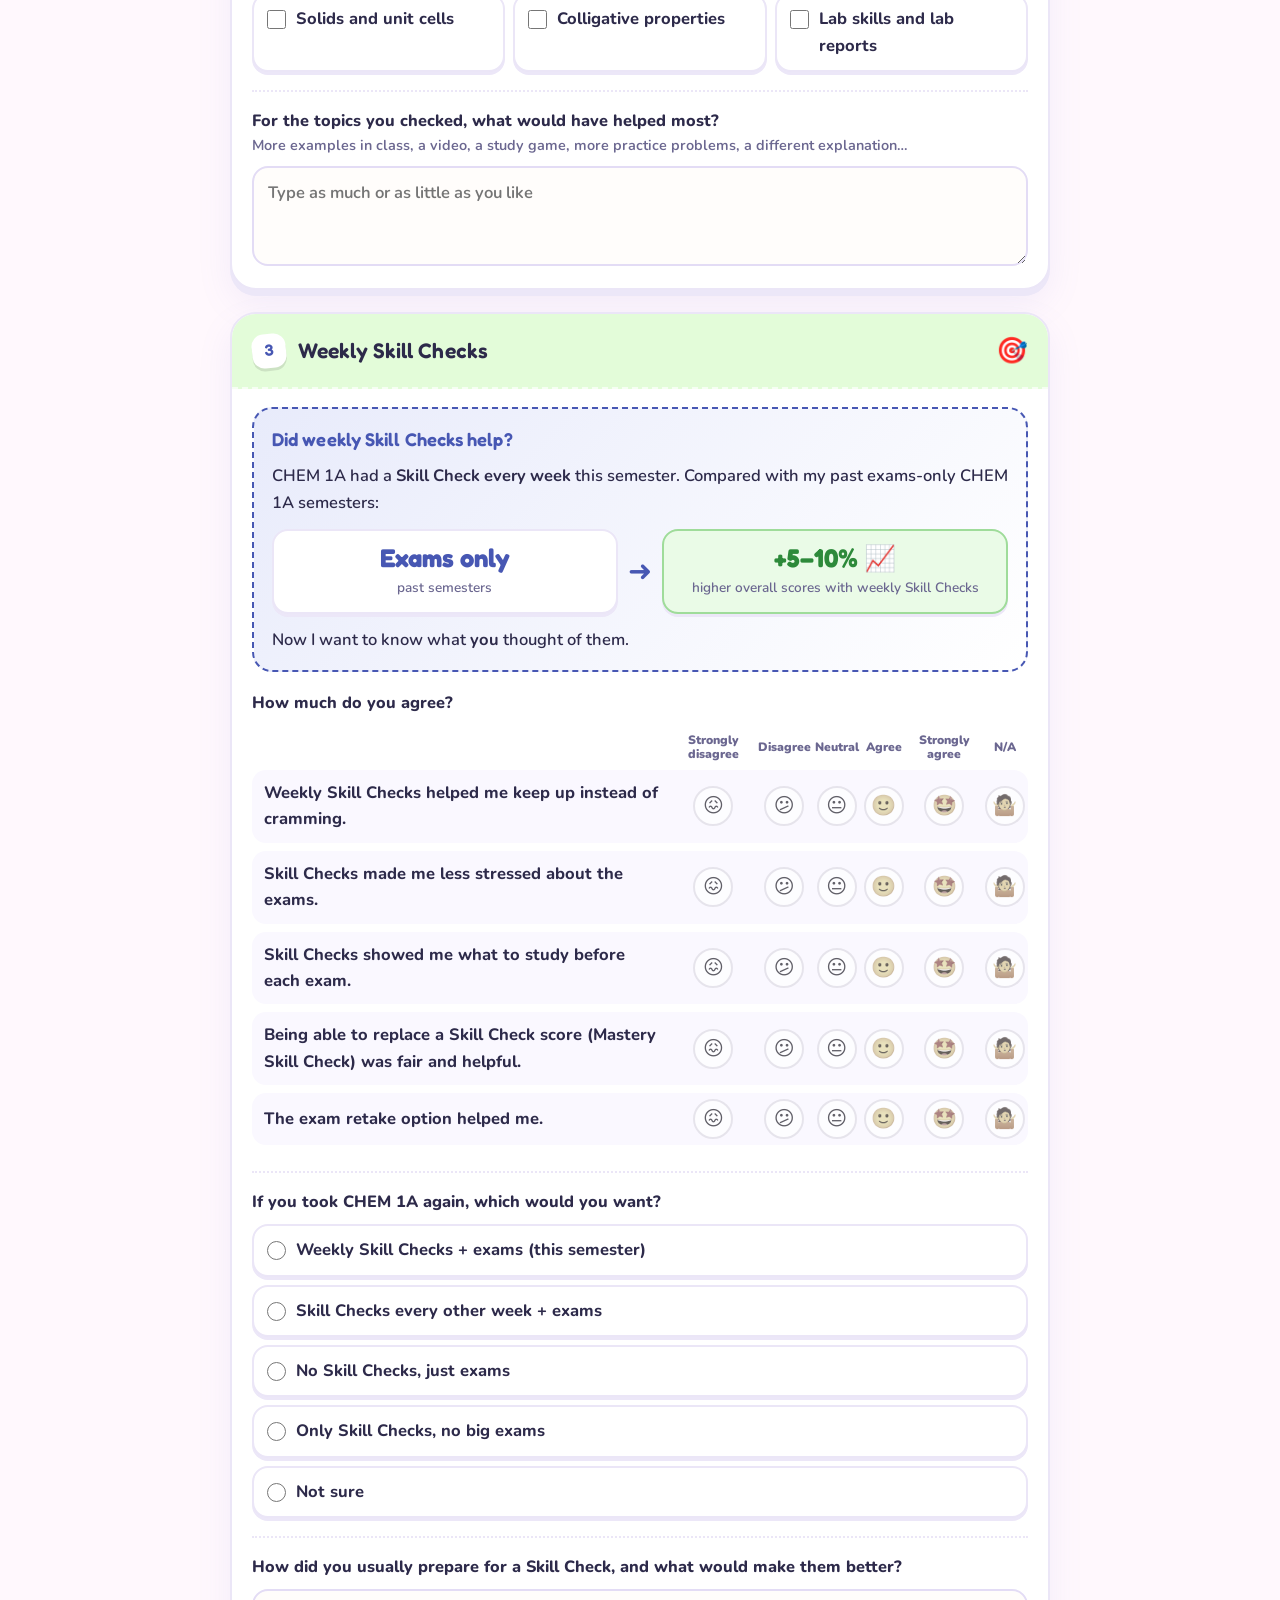
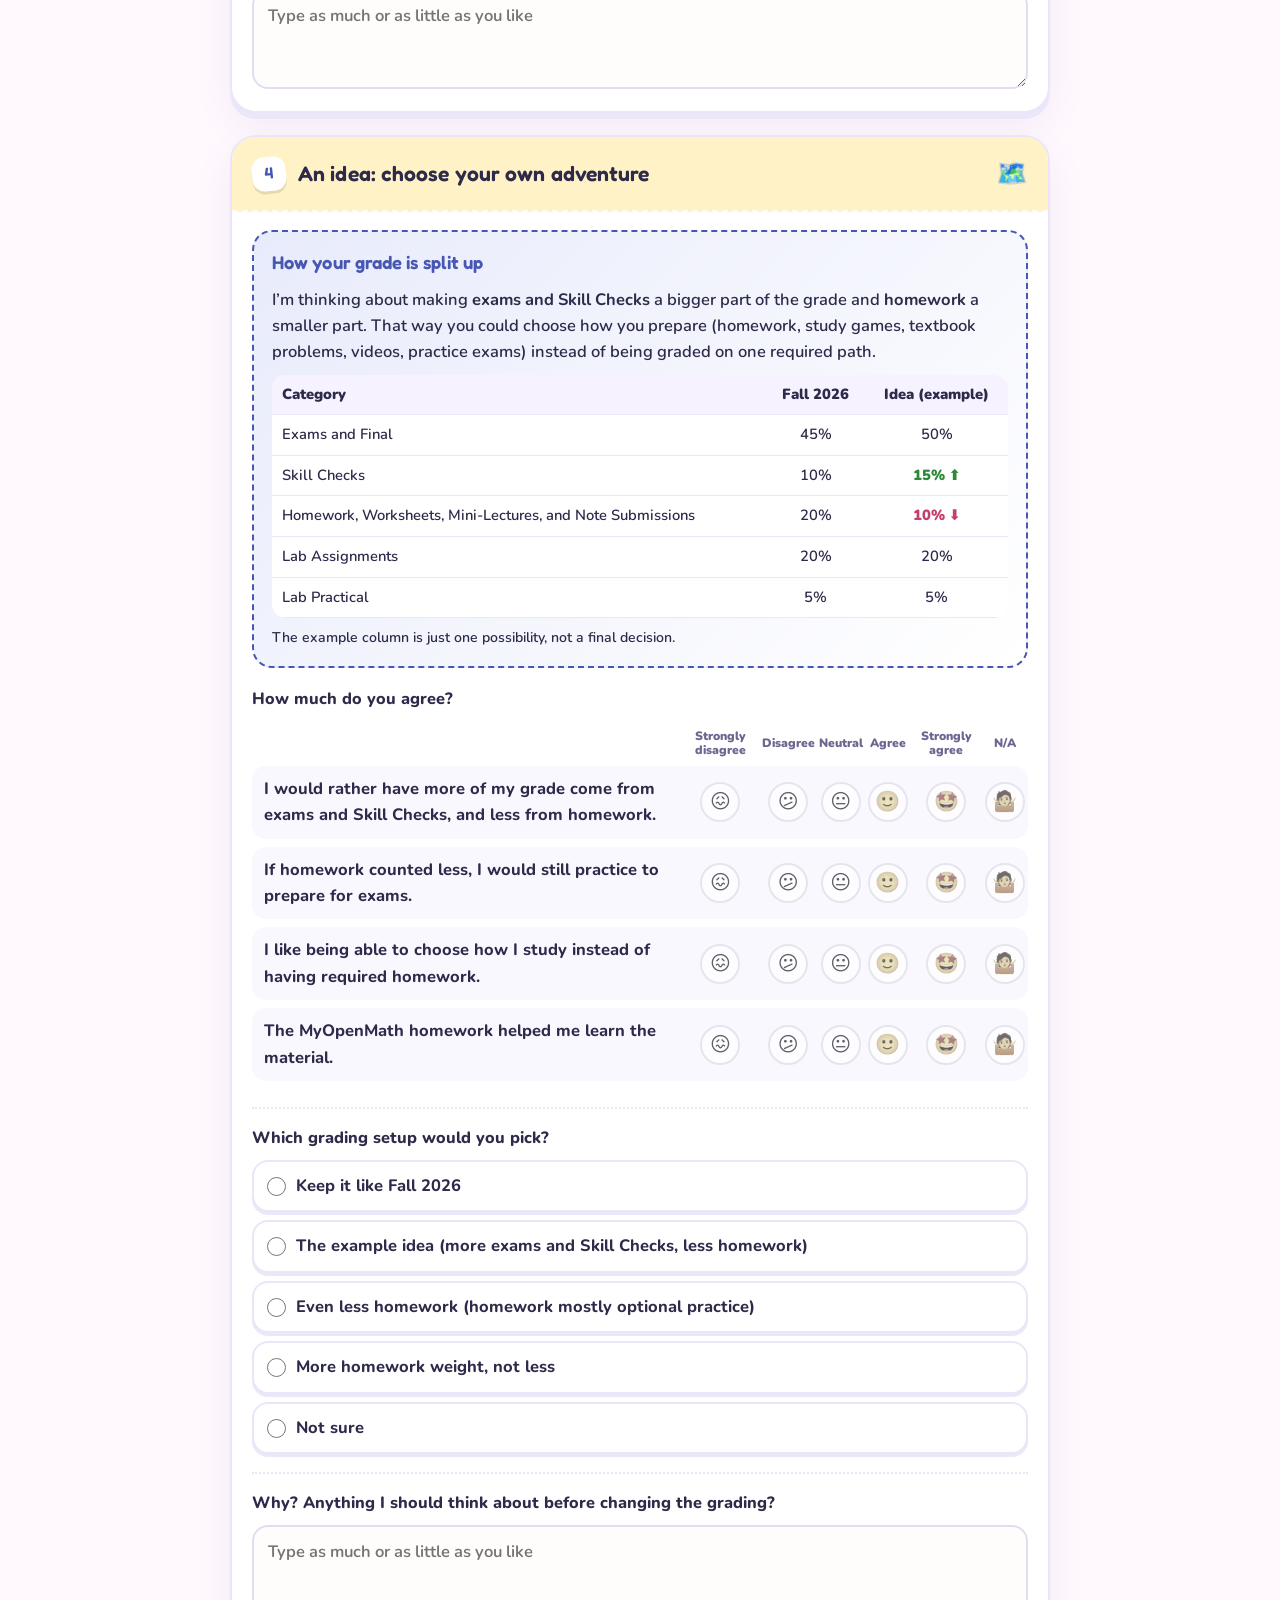
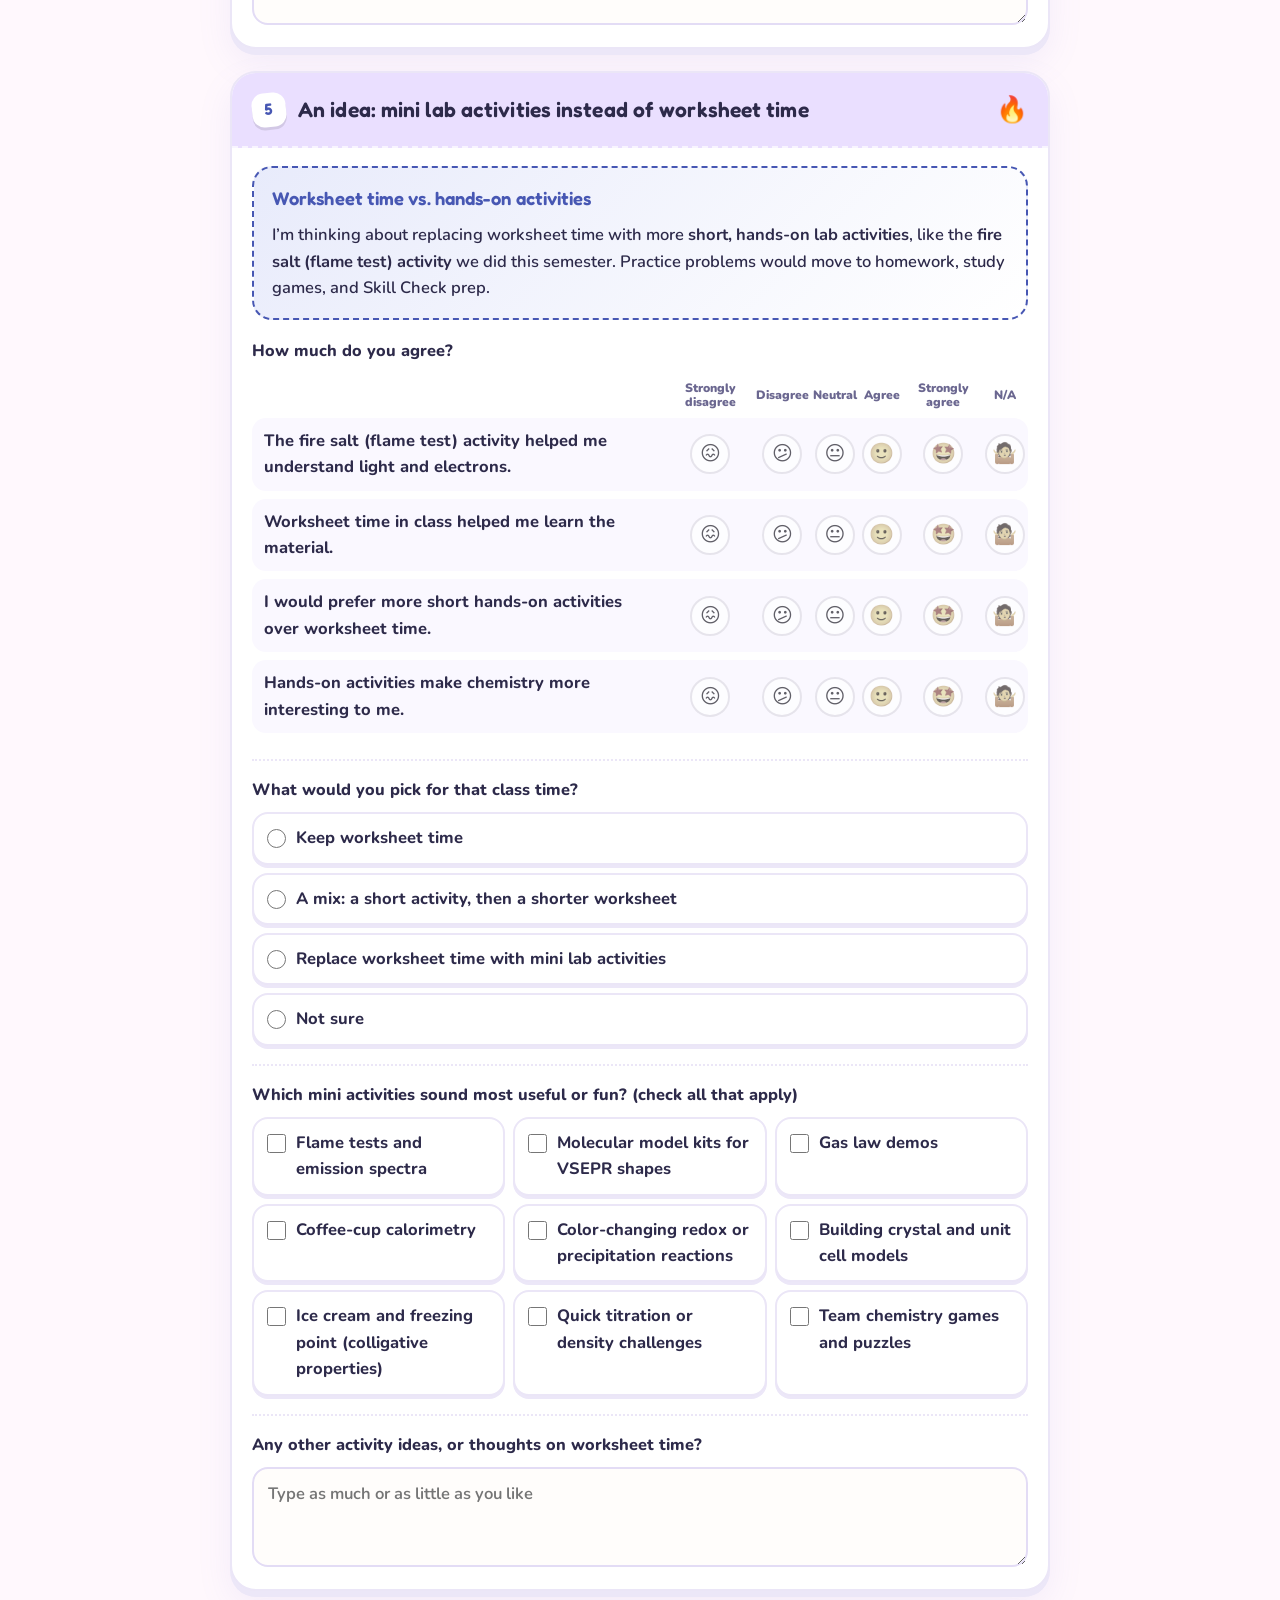
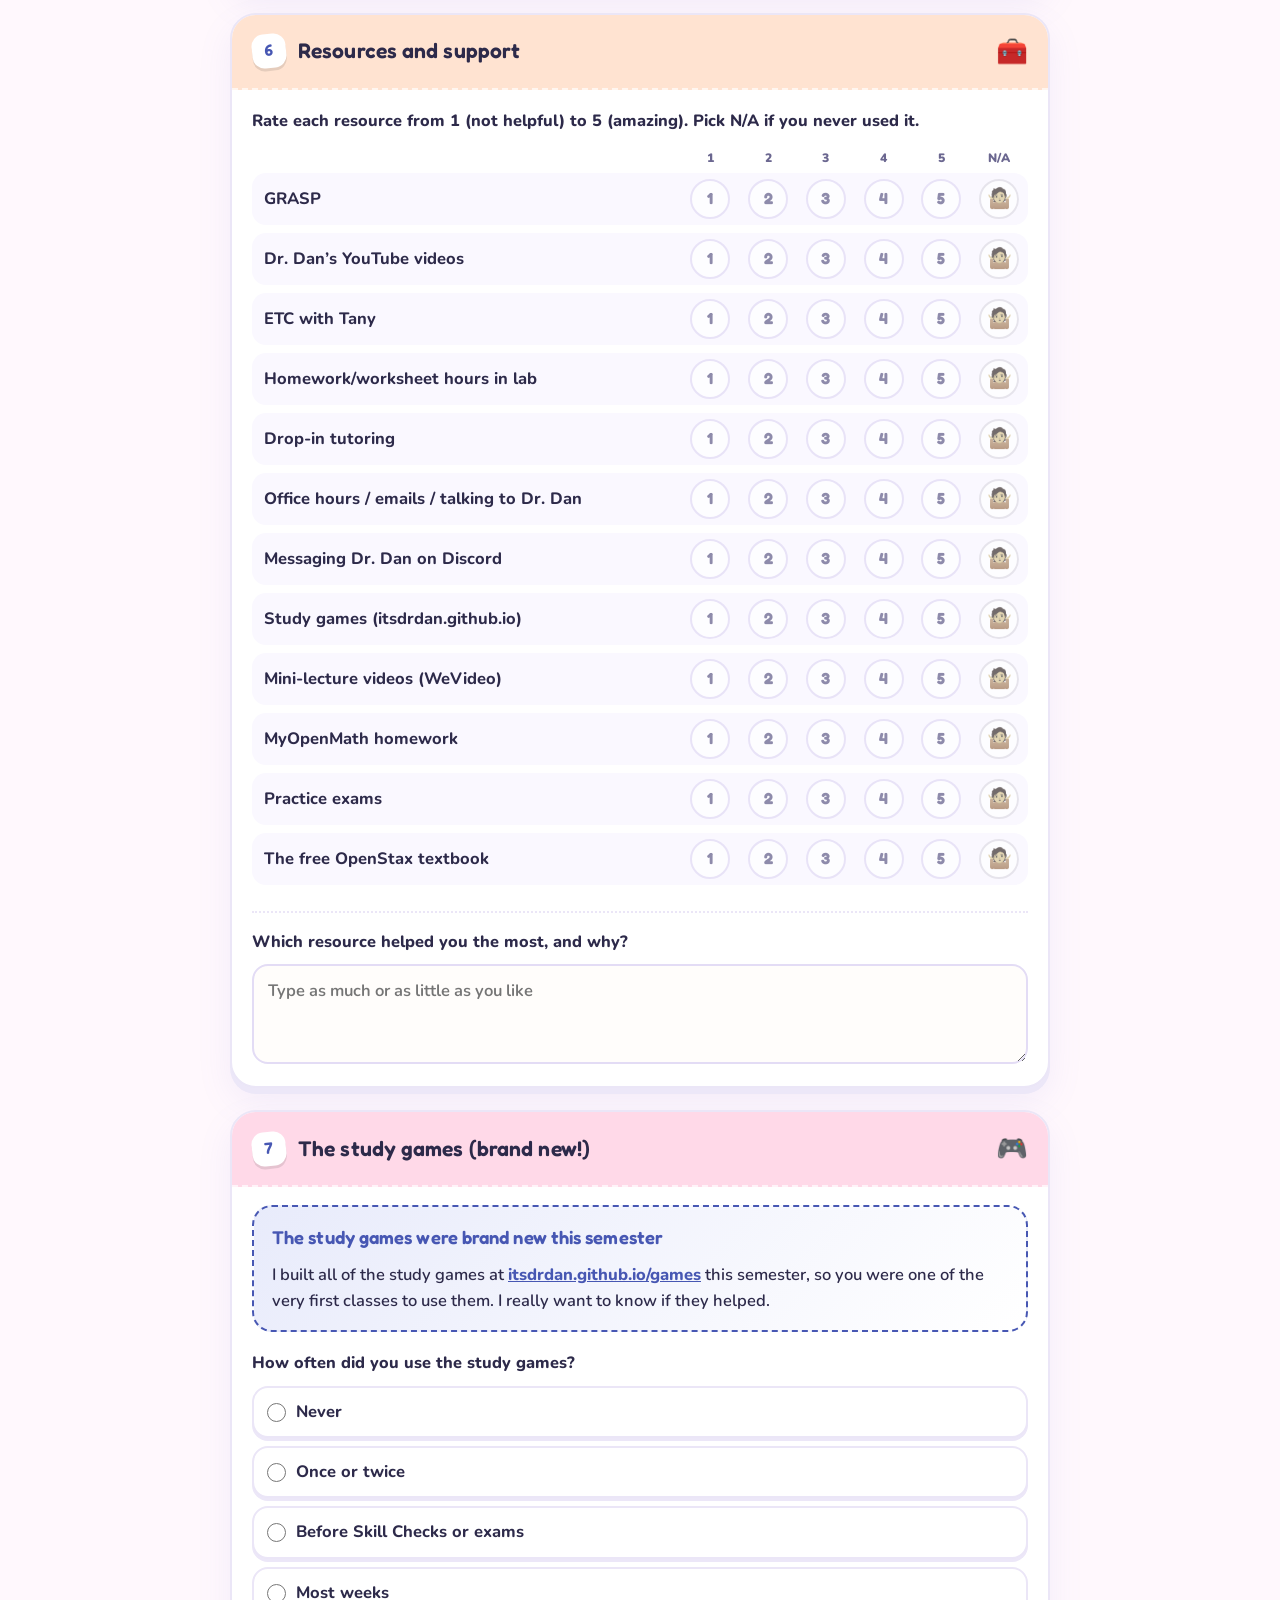
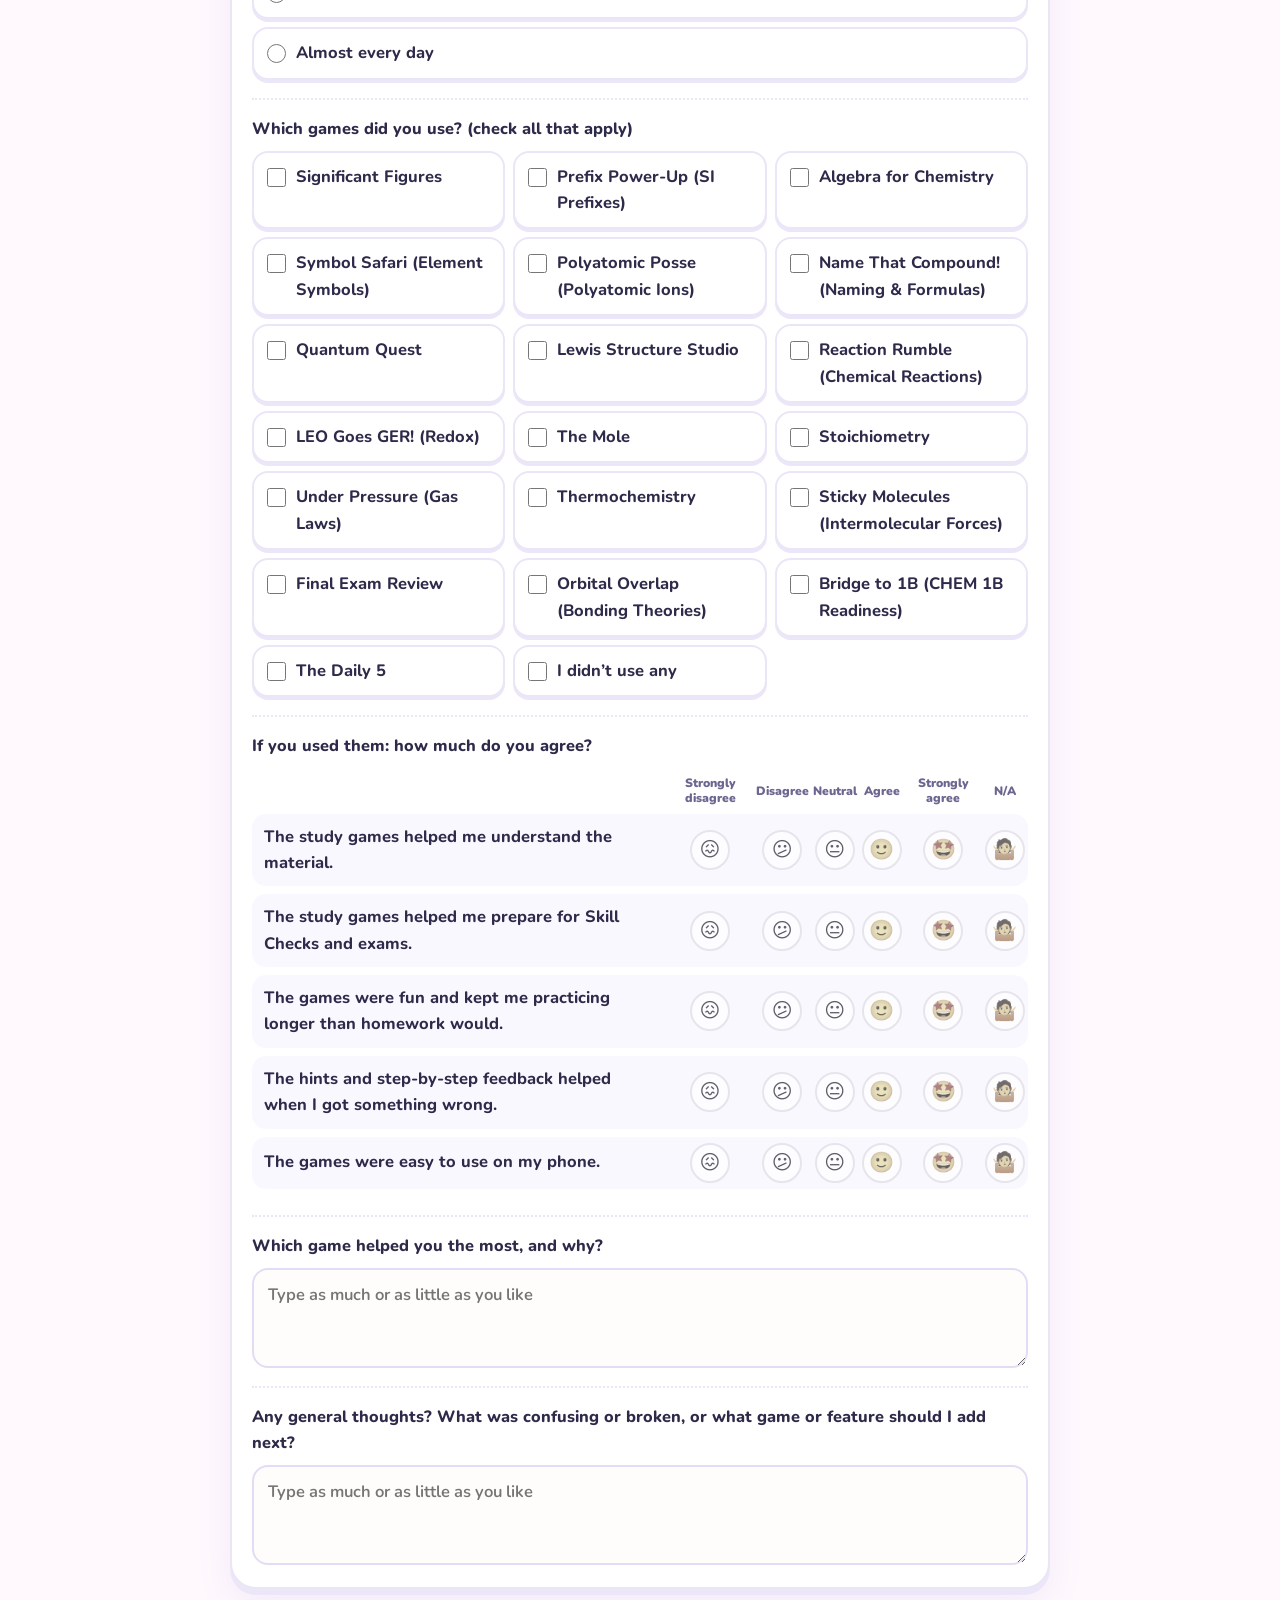
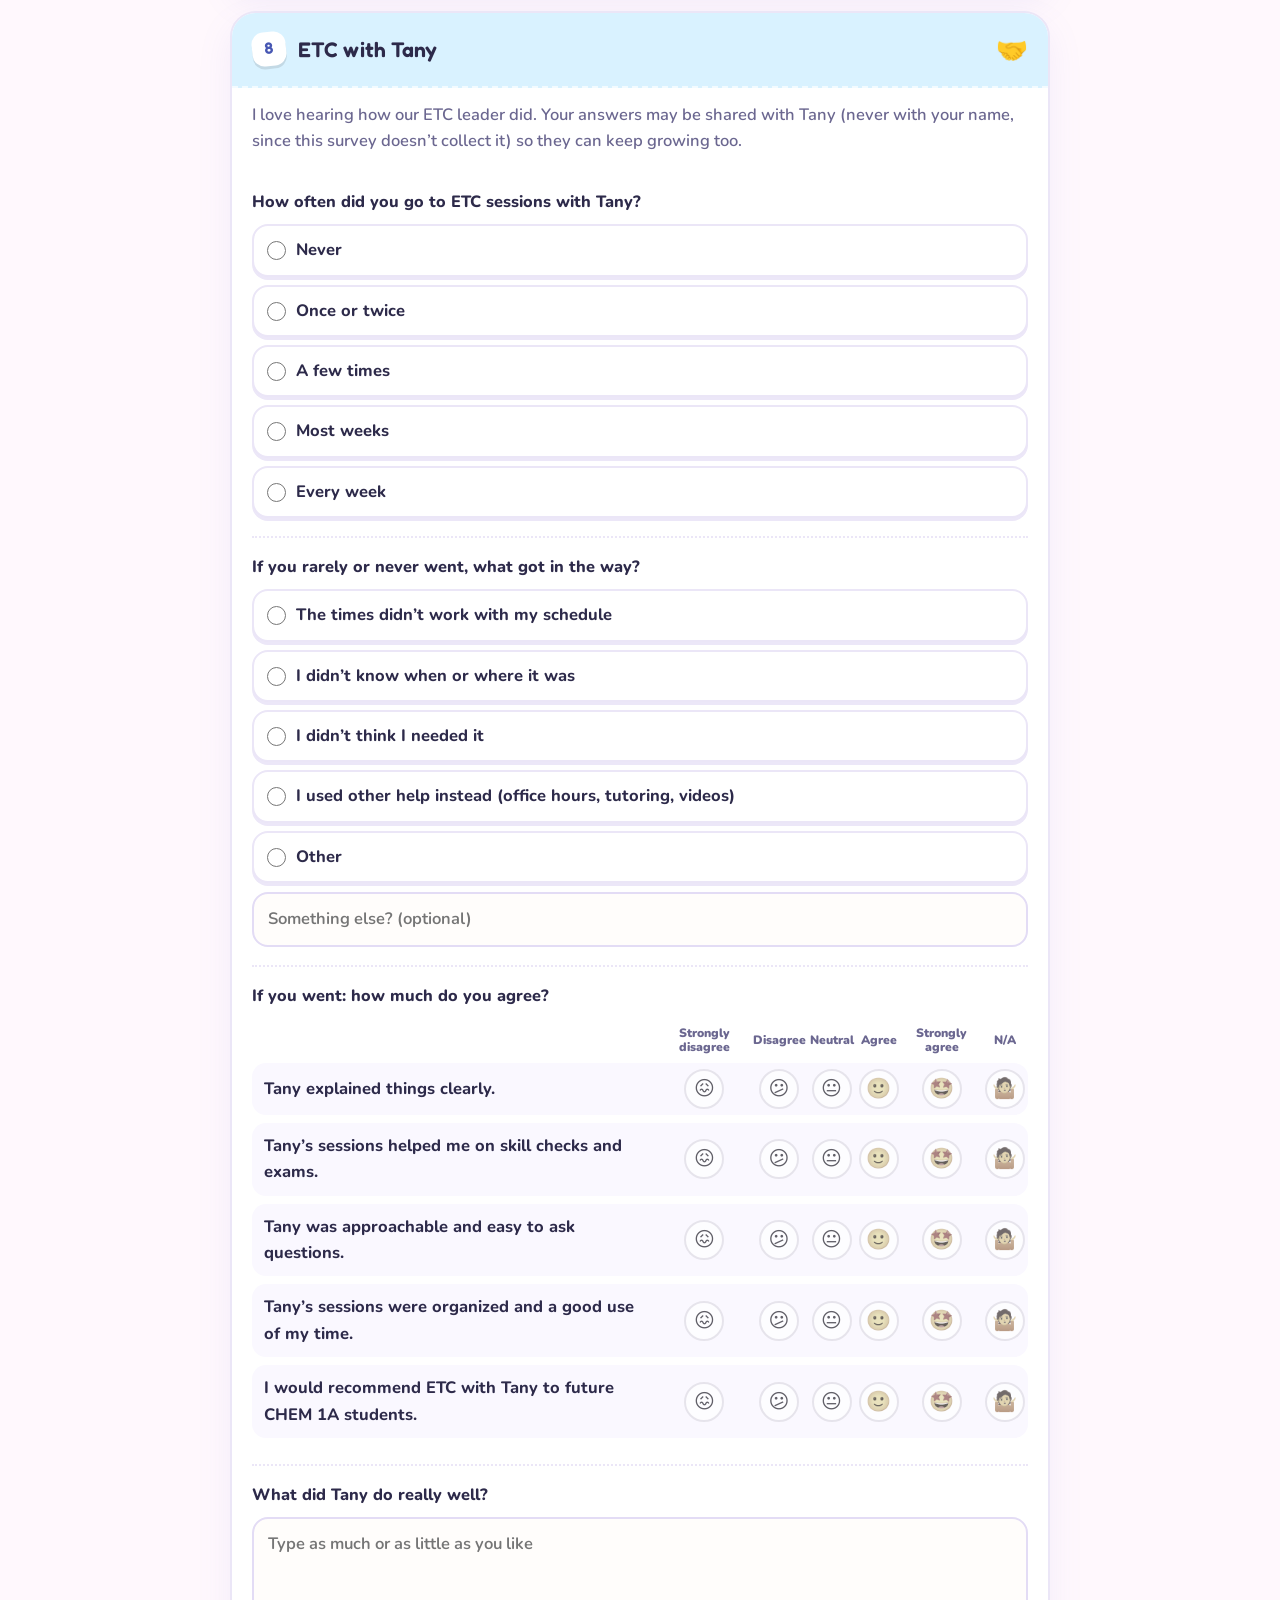
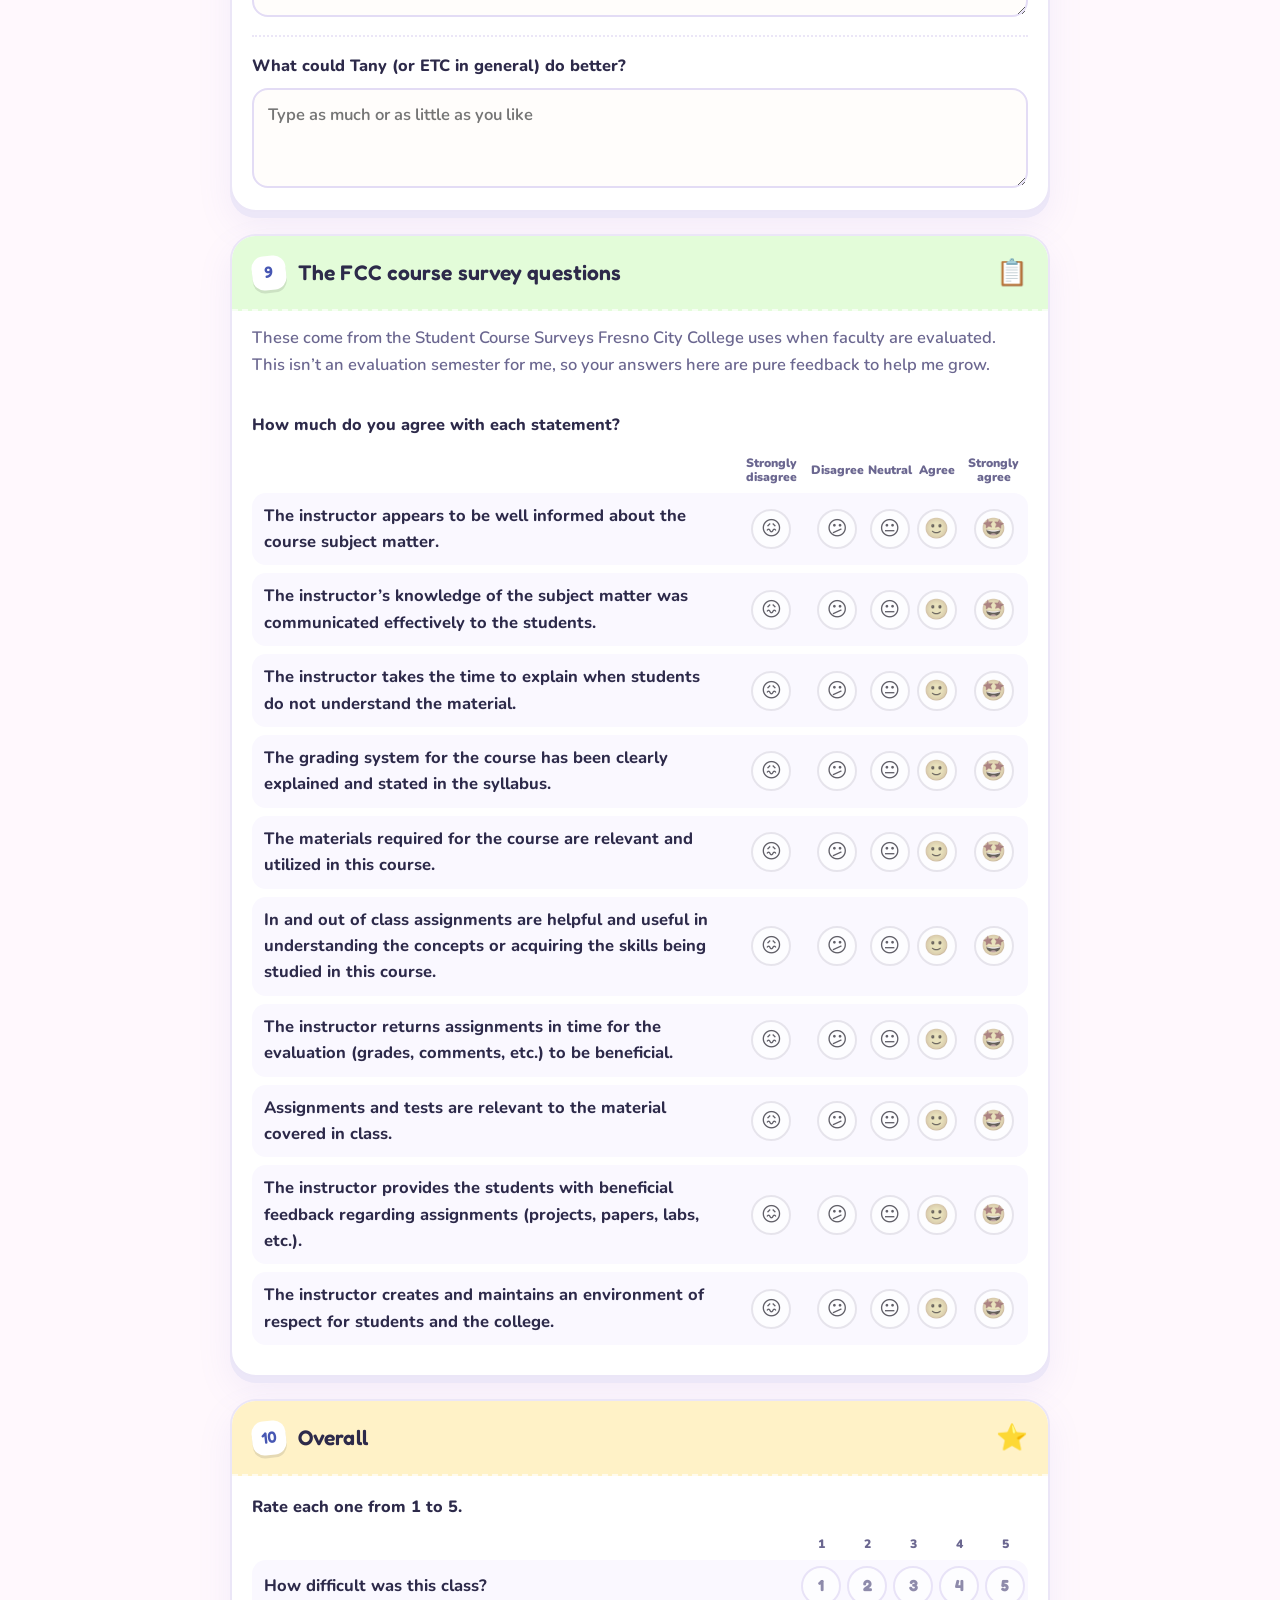
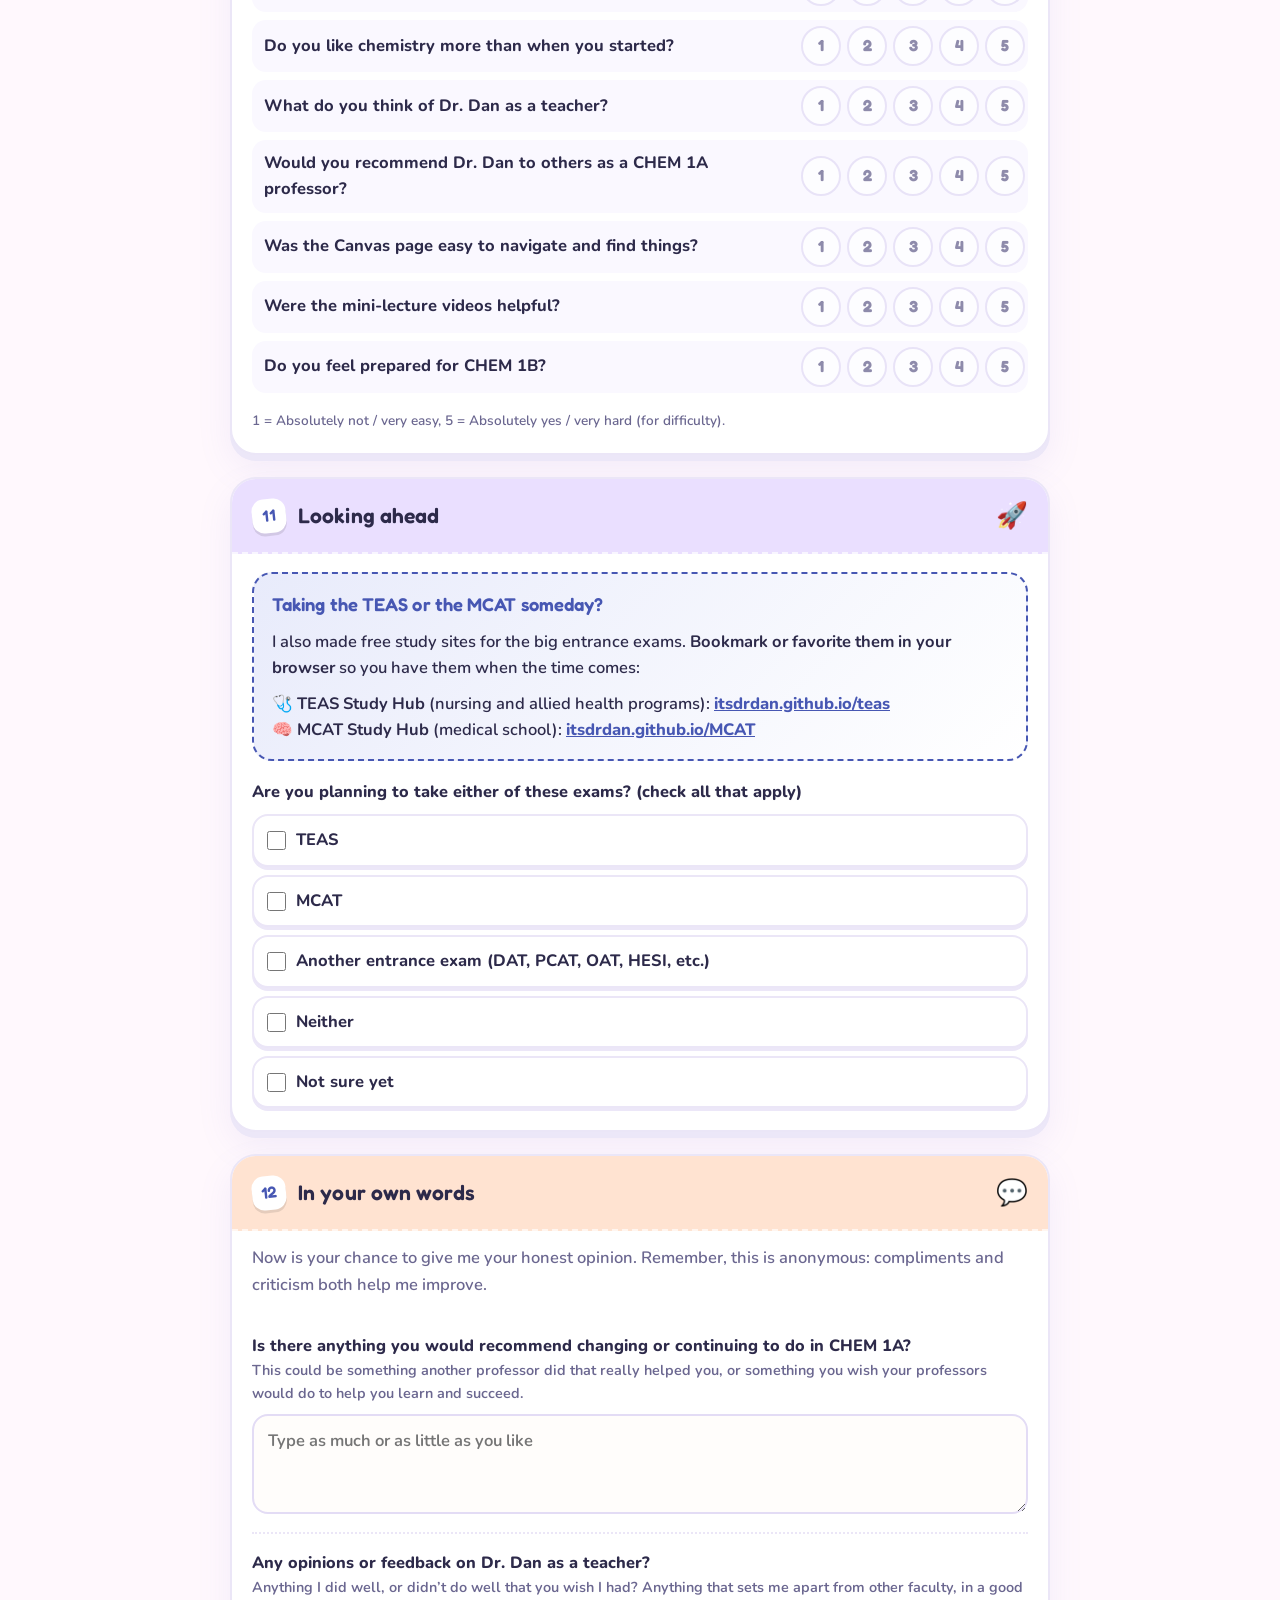
<file: survey/1a.html>
<!doctype html>
<html lang="en">
<head>
<meta charset="utf-8">
<meta name="viewport" content="width=device-width, initial-scale=1">
<meta name="robots" content="noindex">
<title>CHEM 1A End of Semester Survey · Fall 2026 · Dr. Dan</title>
<link rel="icon" type="image/svg+xml" href="../assets/logo.svg">
<link rel="stylesheet" href="../brand/itsdrdan.css">
<link rel="stylesheet" href="survey.css">
<script>window.ddFeedbackLoaded = true; /* no game-rating button on surveys */</script>
<script src="../brand/embed.js" defer></script>
</head>
<body>
<header class="top"><div class="wrap nav">
  <span class="brand">Dr. Dan<small>CHEM 1A</small></span>
  <div class="prog" aria-live="polite"><div class="bar"><i id="pct"></i></div><span id="count"></span></div>
</div></header>
<div class="head"><div class="wrap">
  <div class="eyebrow">Fall 2026 · End of semester survey</div>
  <h1>Congratulations on almost finishing CHEM 1A!</h1>
  <p>You are almost at the finish line! This survey helps me better serve future CHEM 1A students. I’m thinking about some real changes to the course, and your answers will help decide them. Answer as much as you can: the more detail, the better.</p>
  <div class="chips"><span class="chip">🔒 Anonymous: no name or email</span><span class="chip">⏱ 5 to 30 minutes</span><span class="chip">💾 Saves as you go</span><span class="chip">📊 Does not affect your grade</span></div>
</div></div>
<main class="wrap" id="survey"></main>
<p class="foot">Made for Fresno City College chemistry students · ItsDrDan</p>
<script src="common.js"></script>
<script>
var C = window.SURVEY_COMMON, AG = C.agree;
window.SURVEY = {
  id: 'chem1a-fa26', course: 'CHEM 1A', term: 'Fall 2026', color: '#4757b3', colorBg: '#e8ebfb',
  thanks: C.thanks,
  sections: [
    { title: 'About you', intro: 'Some basic information (remember, this is anonymous).', items: [
      { type: 'single', id: 'prior', q: 'Did you take CHEM 3A before CHEM 1A?', options: ['Yes', 'Yes (but a very long time ago)', 'No (first time ever seeing chemistry)', 'No (only high school chemistry)', 'No (only AP chemistry)', 'No (only an honors or special STEM program)'] },
      { type: 'single', id: 'grade', q: 'What is your approximate grade in this class?', options: ['A', 'B', 'C', 'D', 'F'] },
      { type: 'short', id: 'major', q: 'What are you planning to major in?', placeholder: 'e.g. Biology, Chemistry, Engineering, Pre-Med' },
      { type: 'multi', id: 'more', q: 'Do you have to take any more chemistry classes? (check all that apply)', options: ['CHEM 1B', 'CHEM 28 (Organic)', 'Biochemistry', 'Nope, just this one'] },
      { type: 'text', id: 'why', q: 'Why did you take CHEM 1A?', hint: 'If it’s a prerequisite, say for which class or program.' },
      { type: 'multi', id: 'chose', q: 'What influenced your decision to sign up for CHEM 1A with Dr. Dan? (check all that apply)', options: ['Recommended by another student', 'Time of the class', 'Only section open', 'Rate My Professor', 'Didn’t matter who I took it with', 'Familiar with the YouTube channel', 'Had Dr. Dan for CHEM 3A', 'Recommended by another professor or counselor', 'Other'], other: 'Other reason (optional)' }
    ]},
    { title: 'The hardest topics', items: [
      { type: 'multi', id: 'hard', q: 'Which concepts did you NOT understand, or wish we had more time for? (check all that apply)', hint: 'I know there is way too much material for one semester, but if lots of you mark the same topic, I can give it more time or better materials.',
        options: ['Measurements and significant figures', 'Dimensional analysis', 'Atoms, elements, and isotopes', 'Molecules, compounds, and nomenclature', 'The mole and mole conversions', 'Predicting chemical reactions', 'Balancing chemical reactions', 'Stoichiometry and limiting reactants', 'Solution chemistry and molarity', 'Oxidation-reduction (redox)', 'Gases and gas laws', 'Thermochemistry and Hess’s law', 'Light, quantum numbers, and electron configurations', 'Periodic trends', 'Lewis structures, formal charge, and resonance', 'VSEPR and polarity', 'Hybridization and MO theory', 'Intermolecular forces and phase changes', 'Solids and unit cells', 'Colligative properties', 'Lab skills and lab reports'] },
      { type: 'text', id: 'hard_help', q: 'For the topics you checked, what would have helped most?', hint: 'More examples in class, a video, a study game, more practice problems, a different explanation…' }
    ]},
    { title: 'Weekly Skill Checks', items: [
      { type: 'info', html: '<h3>Did weekly Skill Checks help?</h3><p>CHEM 1A had a <b>Skill Check every week</b> this semester. Compared with my past exams-only CHEM 1A semesters:</p>' +
        '<div class="stat"><div><b>Exams only</b><span>past semesters</span></div><div class="arrow">➜</div><div><b>+5–10%</b><span>higher overall scores with weekly Skill Checks</span></div></div><p>Now I want to know what <b>you</b> thought of them.</p>' },
      { type: 'scale', id: 'sc', q: 'How much do you agree?', labels: AG, rows: [
        'Weekly Skill Checks helped me keep up instead of cramming.',
        'Skill Checks made me less stressed about the exams.',
        'Skill Checks showed me what to study before each exam.',
        'Being able to replace a Skill Check score (Mastery Skill Check) was fair and helpful.',
        'The exam retake option helped me.'] },
      { type: 'single', id: 'sc_pick', q: 'If you took CHEM 1A again, which would you want?', options: ['Weekly Skill Checks + exams (this semester)', 'Skill Checks every other week + exams', 'No Skill Checks, just exams', 'Only Skill Checks, no big exams', 'Not sure'] },
      { type: 'text', id: 'sc_how', q: 'How did you usually prepare for a Skill Check, and what would make them better?' }
    ]},
    { title: 'An idea: choose your own adventure', items: [
      { type: 'info', html: '<h3>How your grade is split up</h3><p>I’m thinking about making <b>exams and Skill Checks</b> a bigger part of the grade and <b>homework</b> a smaller part. That way you could choose how you prepare (homework, study games, textbook problems, videos, practice exams) instead of being graded on one required path.</p>' +
        '<table class="wt"><thead><tr><th>Category</th><th class="num">Fall 2026</th><th class="num">Idea (example)</th></tr></thead><tbody>' +
        '<tr><td>Exams and Final</td><td class="num">45%</td><td class="num">50%</td></tr>' +
        '<tr class="up"><td>Skill Checks</td><td class="num">10%</td><td class="num">15%</td></tr>' +
        '<tr class="down"><td>Homework, Worksheets, Mini-Lectures, and Note Submissions</td><td class="num">20%</td><td class="num">10%</td></tr>' +
        '<tr><td>Lab Assignments</td><td class="num">20%</td><td class="num">20%</td></tr>' +
        '<tr><td>Lab Practical</td><td class="num">5%</td><td class="num">5%</td></tr></tbody></table>' +
        '<p style="font-size:.88rem">The example column is just one possibility, not a final decision.</p>' },
      { type: 'scale', id: 'wt', q: 'How much do you agree?', labels: AG, rows: [
        'I would rather have more of my grade come from exams and Skill Checks, and less from homework.',
        'If homework counted less, I would still practice to prepare for exams.',
        'I like being able to choose how I study instead of having required homework.',
        'The MyOpenMath homework helped me learn the material.'] },
      { type: 'single', id: 'wt_pick', q: 'Which grading setup would you pick?', options: ['Keep it like Fall 2026', 'The example idea (more exams and Skill Checks, less homework)', 'Even less homework (homework mostly optional practice)', 'More homework weight, not less', 'Not sure'] },
      { type: 'text', id: 'wt_why', q: 'Why? Anything I should think about before changing the grading?' }
    ]},
    { title: 'An idea: mini lab activities instead of worksheet time', items: [
      { type: 'info', html: '<h3>Worksheet time vs. hands-on activities</h3><p>I’m thinking about replacing worksheet time with more <b>short, hands-on lab activities</b>, like the <b>fire salt (flame test) activity</b> we did this semester. Practice problems would move to homework, study games, and Skill Check prep.</p>' },
      { type: 'scale', id: 'act', q: 'How much do you agree?', labels: AG, rows: [
        'The fire salt (flame test) activity helped me understand light and electrons.',
        'Worksheet time in class helped me learn the material.',
        'I would prefer more short hands-on activities over worksheet time.',
        'Hands-on activities make chemistry more interesting to me.'] },
      { type: 'single', id: 'act_pick', q: 'What would you pick for that class time?', options: ['Keep worksheet time', 'A mix: a short activity, then a shorter worksheet', 'Replace worksheet time with mini lab activities', 'Not sure'] },
      { type: 'multi', id: 'act_ideas', q: 'Which mini activities sound most useful or fun? (check all that apply)', options: ['Flame tests and emission spectra', 'Molecular model kits for VSEPR shapes', 'Gas law demos', 'Coffee-cup calorimetry', 'Color-changing redox or precipitation reactions', 'Building crystal and unit cell models', 'Ice cream and freezing point (colligative properties)', 'Quick titration or density challenges', 'Team chemistry games and puzzles'] },
      { type: 'text', id: 'act_more', q: 'Any other activity ideas, or thoughts on worksheet time?' }
    ]},
    { title: 'Resources and support', items: [
      { type: 'scale', id: 'res', q: 'Rate each resource from 1 (not helpful) to 5 (amazing). Pick N/A if you never used it.', prefix: 'Resource:', labels: ['1', '2', '3', '4', '5'], rows: [
        'GRASP', 'Dr. Dan’s YouTube videos', 'ETC with Tany', 'Homework/worksheet hours in lab', 'Drop-in tutoring', 'Office hours / emails / talking to Dr. Dan', 'Messaging Dr. Dan on Discord',
        'Study games (itsdrdan.github.io)', 'Mini-lecture videos (WeVideo)', 'MyOpenMath homework', 'Practice exams', 'The free OpenStax textbook'] },
      { type: 'text', id: 'res_best', q: 'Which resource helped you the most, and why?' }
    ]},
    C.games('CHEM 1A', ["Significant Figures", "Prefix Power-Up (SI Prefixes)", "Algebra for Chemistry", "Symbol Safari (Element Symbols)", "Polyatomic Posse (Polyatomic Ions)", "Name That Compound! (Naming & Formulas)", "Quantum Quest", "Lewis Structure Studio", "Reaction Rumble (Chemical Reactions)", "LEO Goes GER! (Redox)", "The Mole", "Stoichiometry", "Under Pressure (Gas Laws)", "Thermochemistry", "Sticky Molecules (Intermolecular Forces)", "Final Exam Review", "Orbital Overlap (Bonding Theories)", "Bridge to 1B (CHEM 1B Readiness)"]),
    C.etc('Tany', 'CHEM 1A'),
    C.fcc,
    C.overall('CHEM 1A', ['Do you feel prepared for CHEM 1B?']),
    C.ahead,
    C.words('CHEM 1A')
  ]
};
</script>
<script src="survey.js"></script>
</body>
</html>
</file>
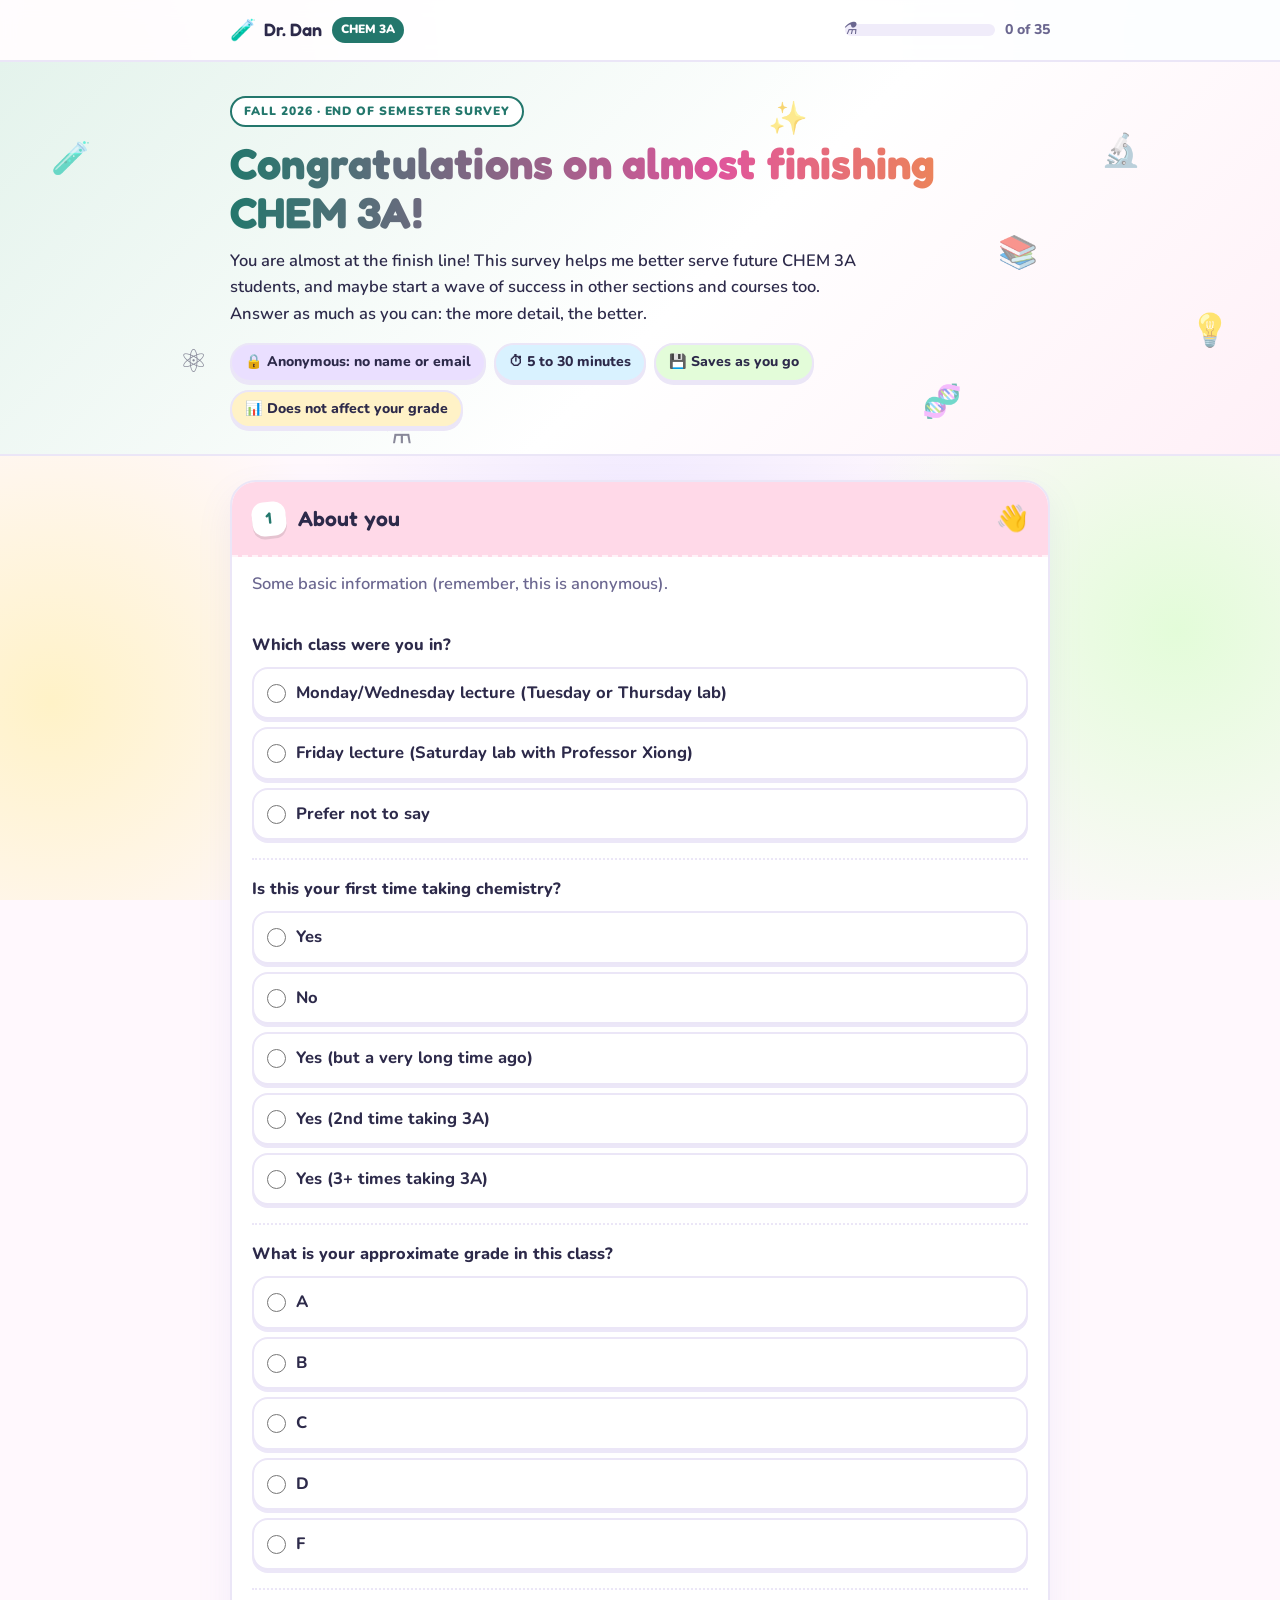
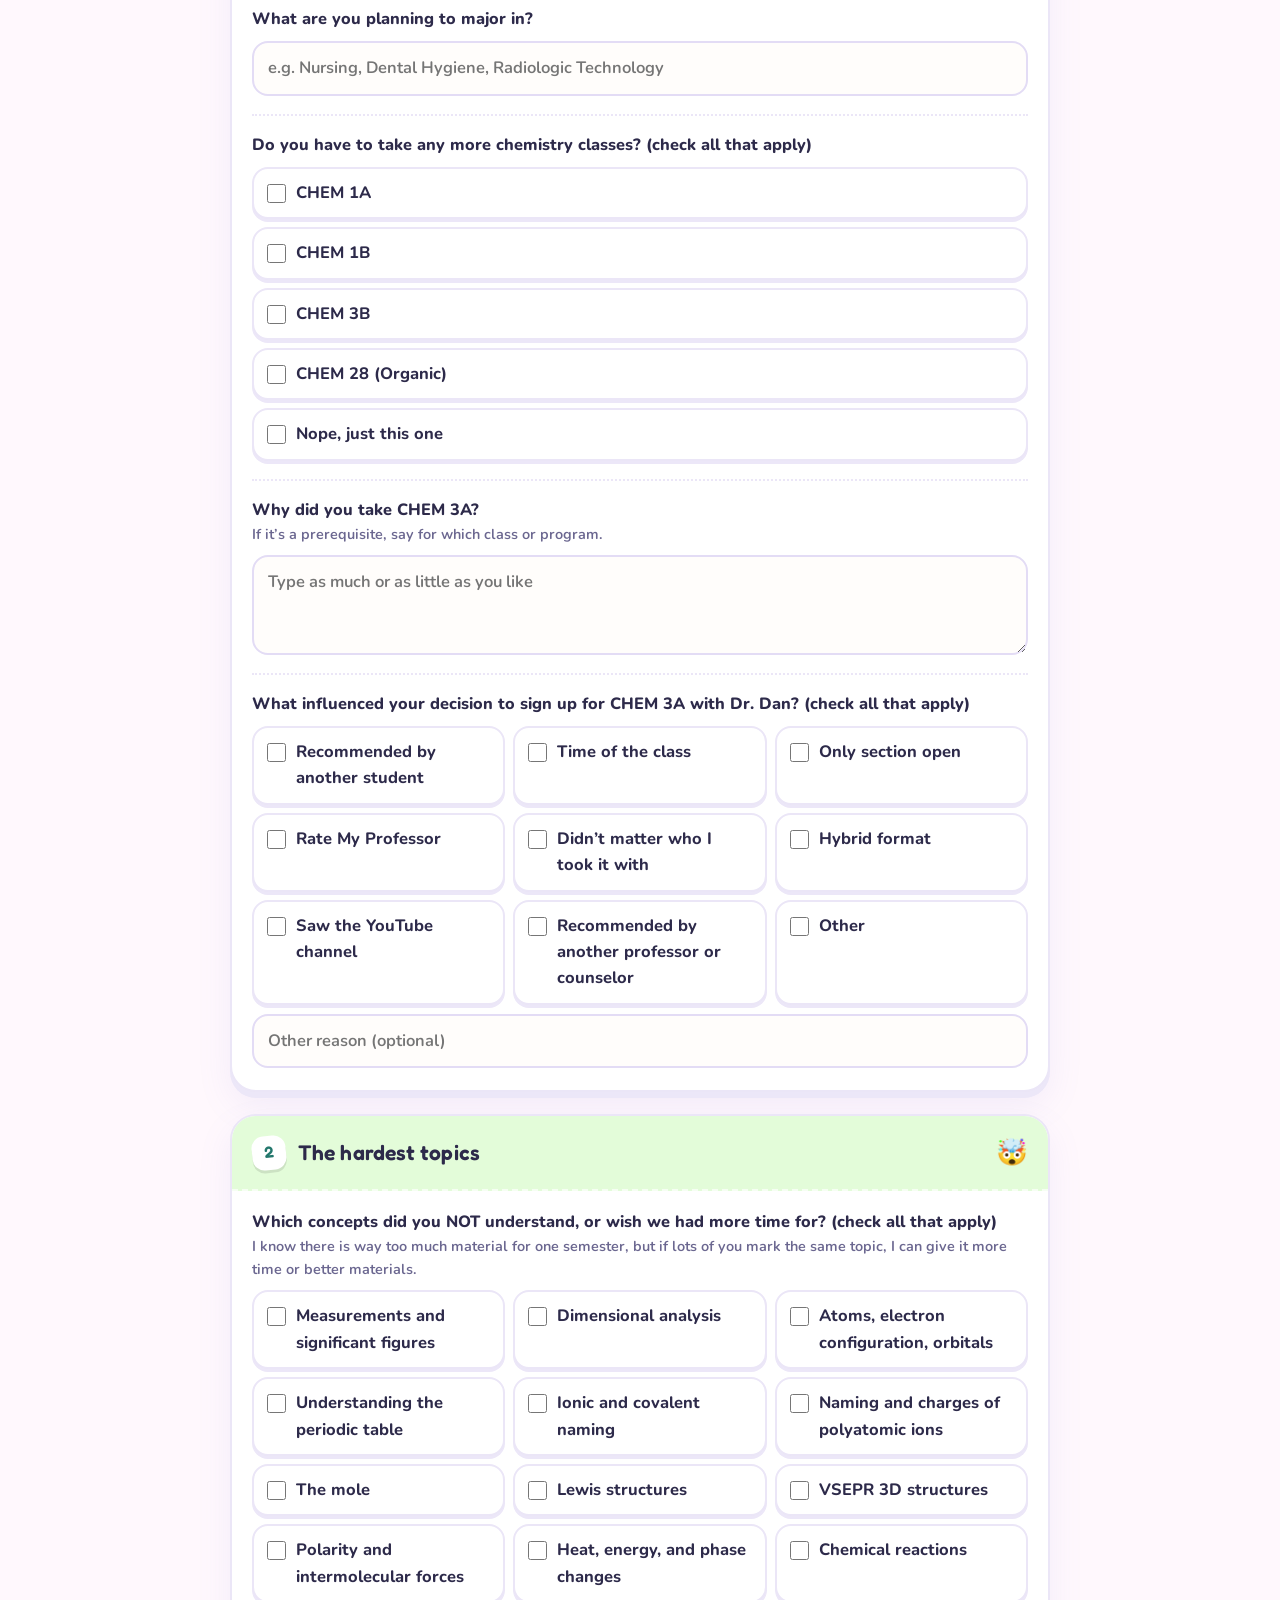
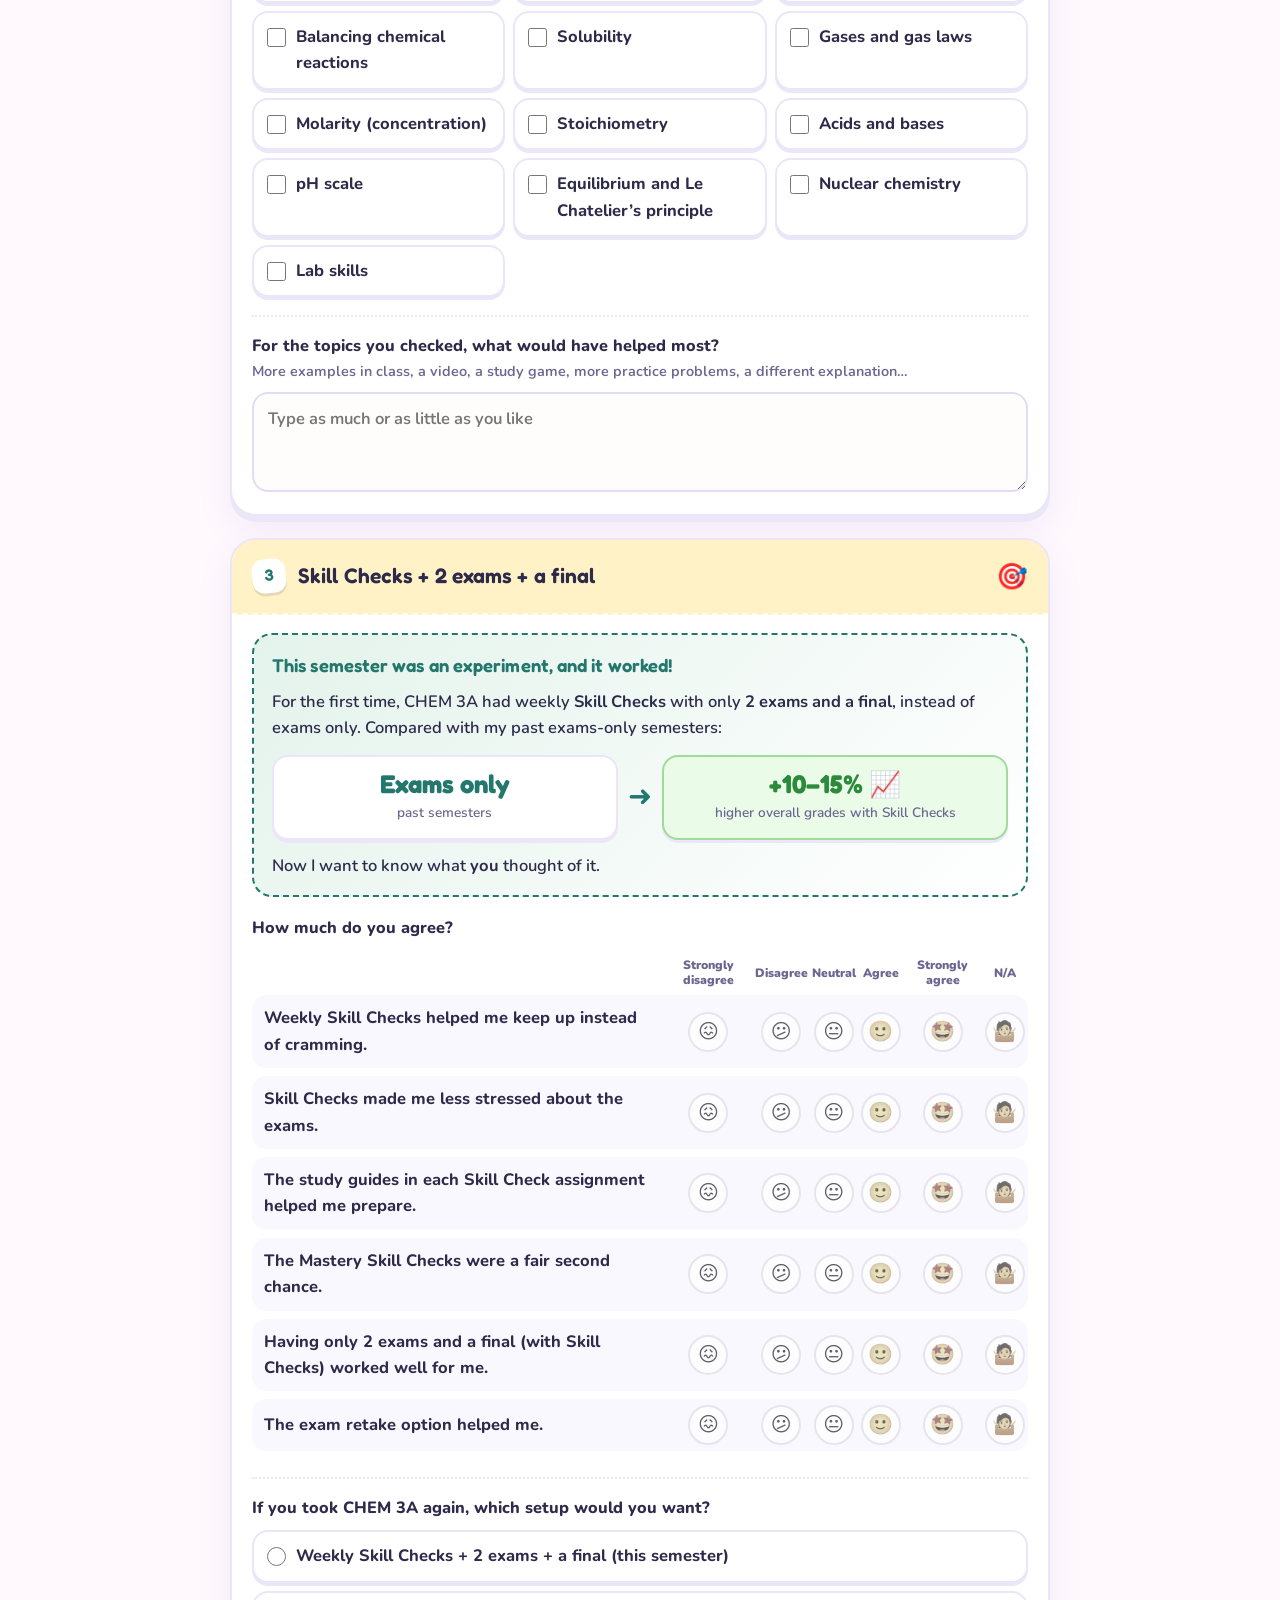
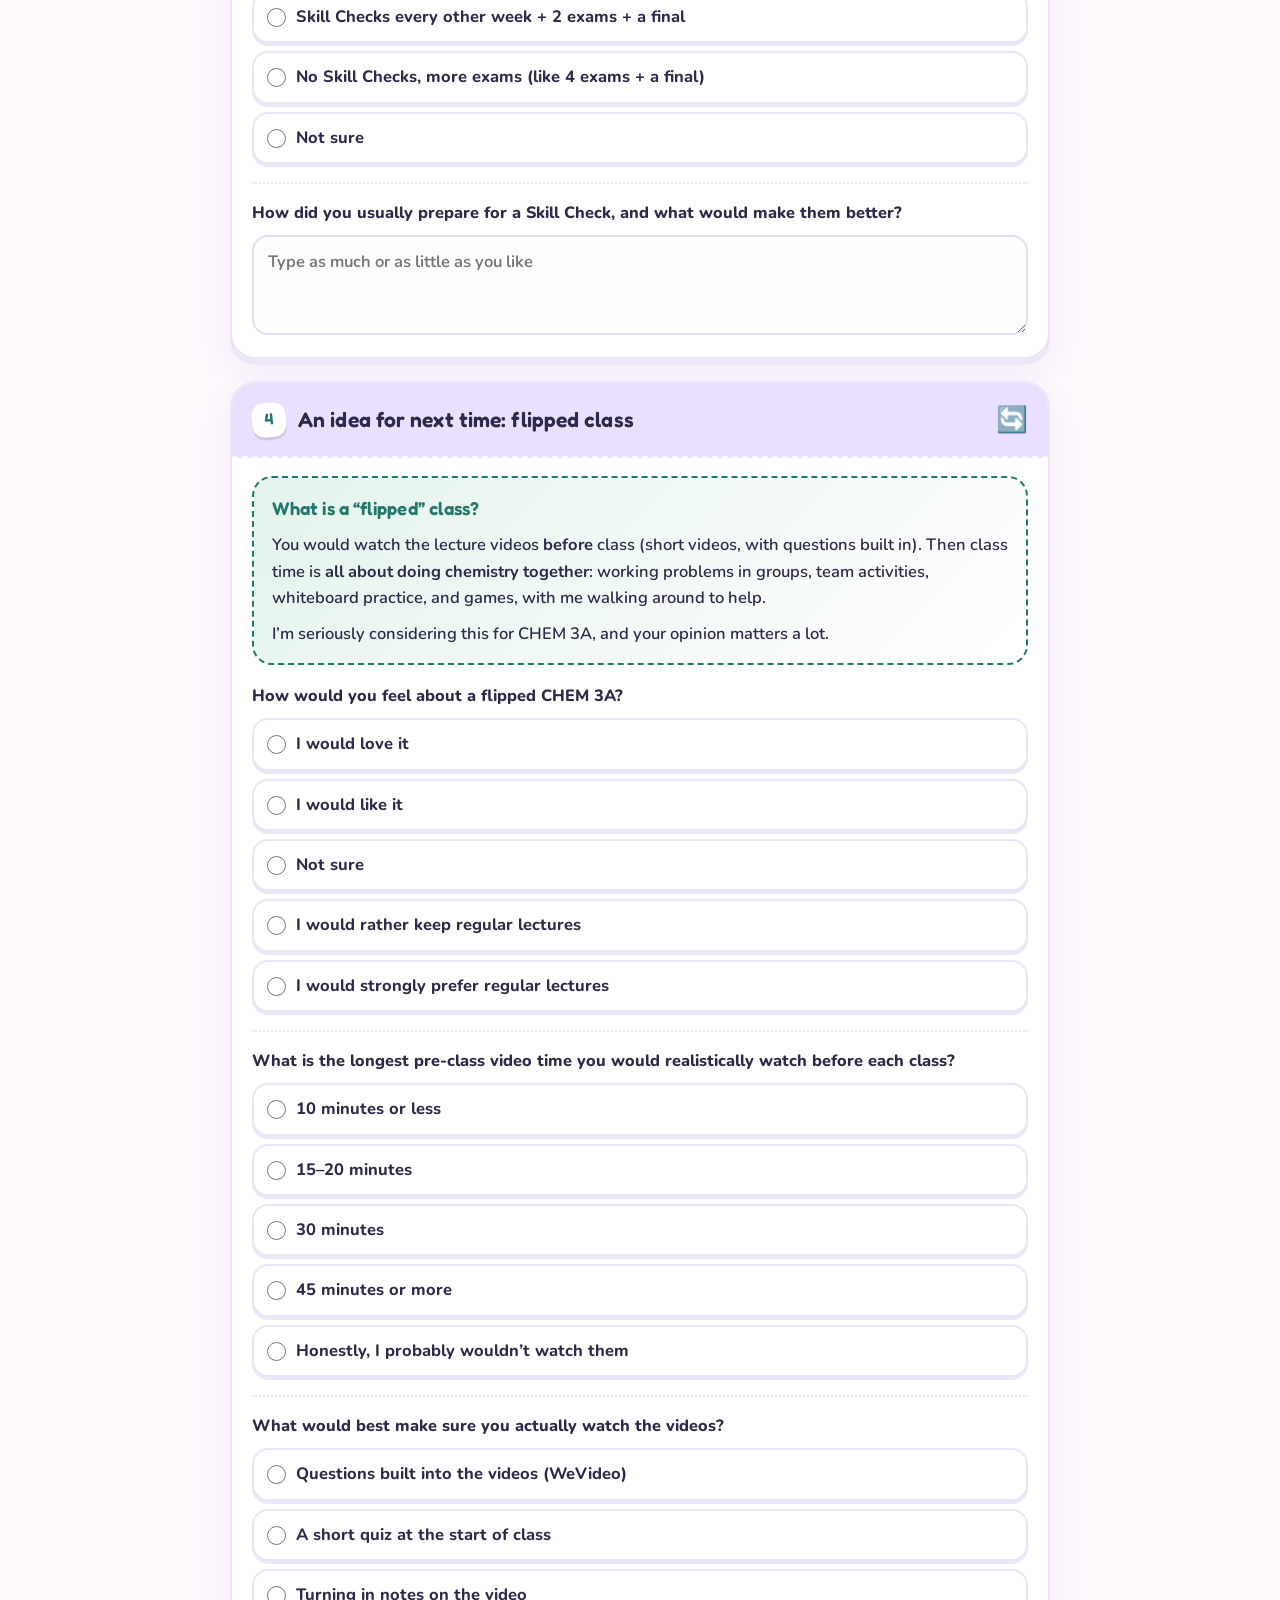
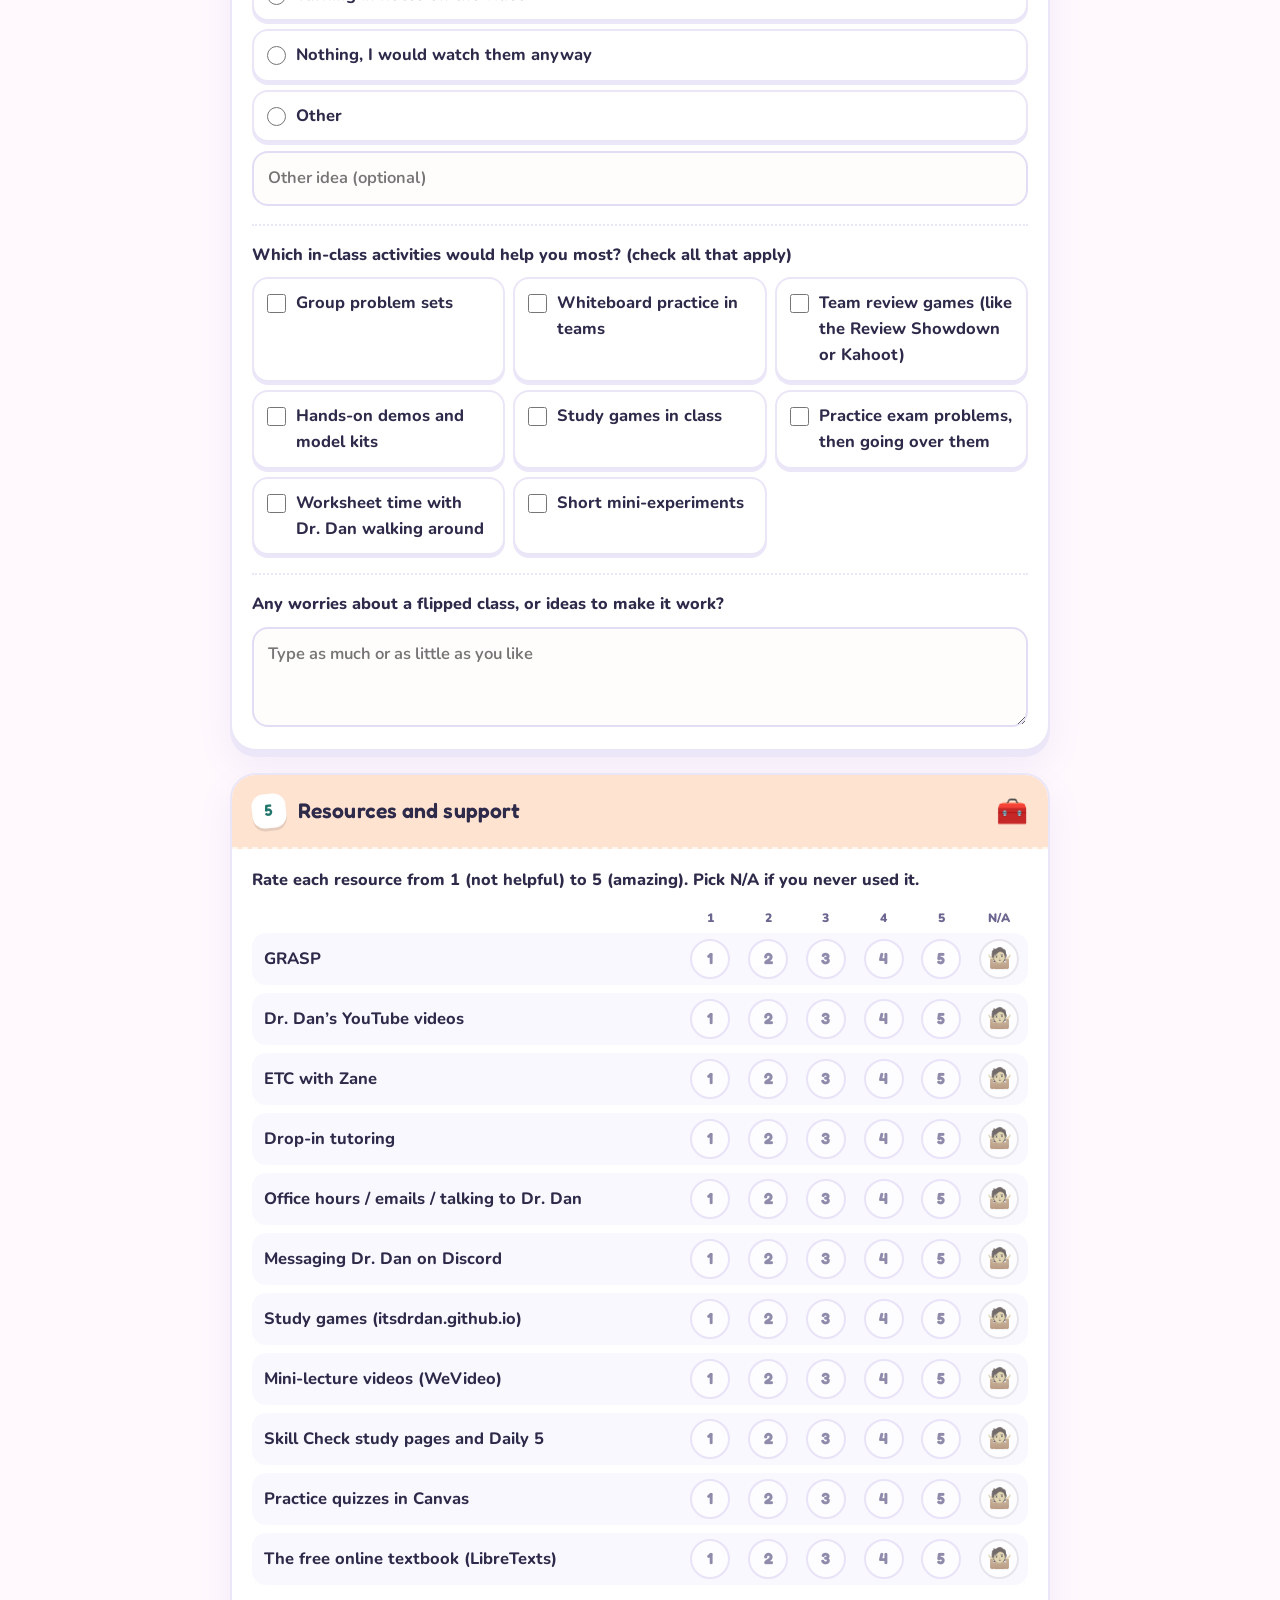
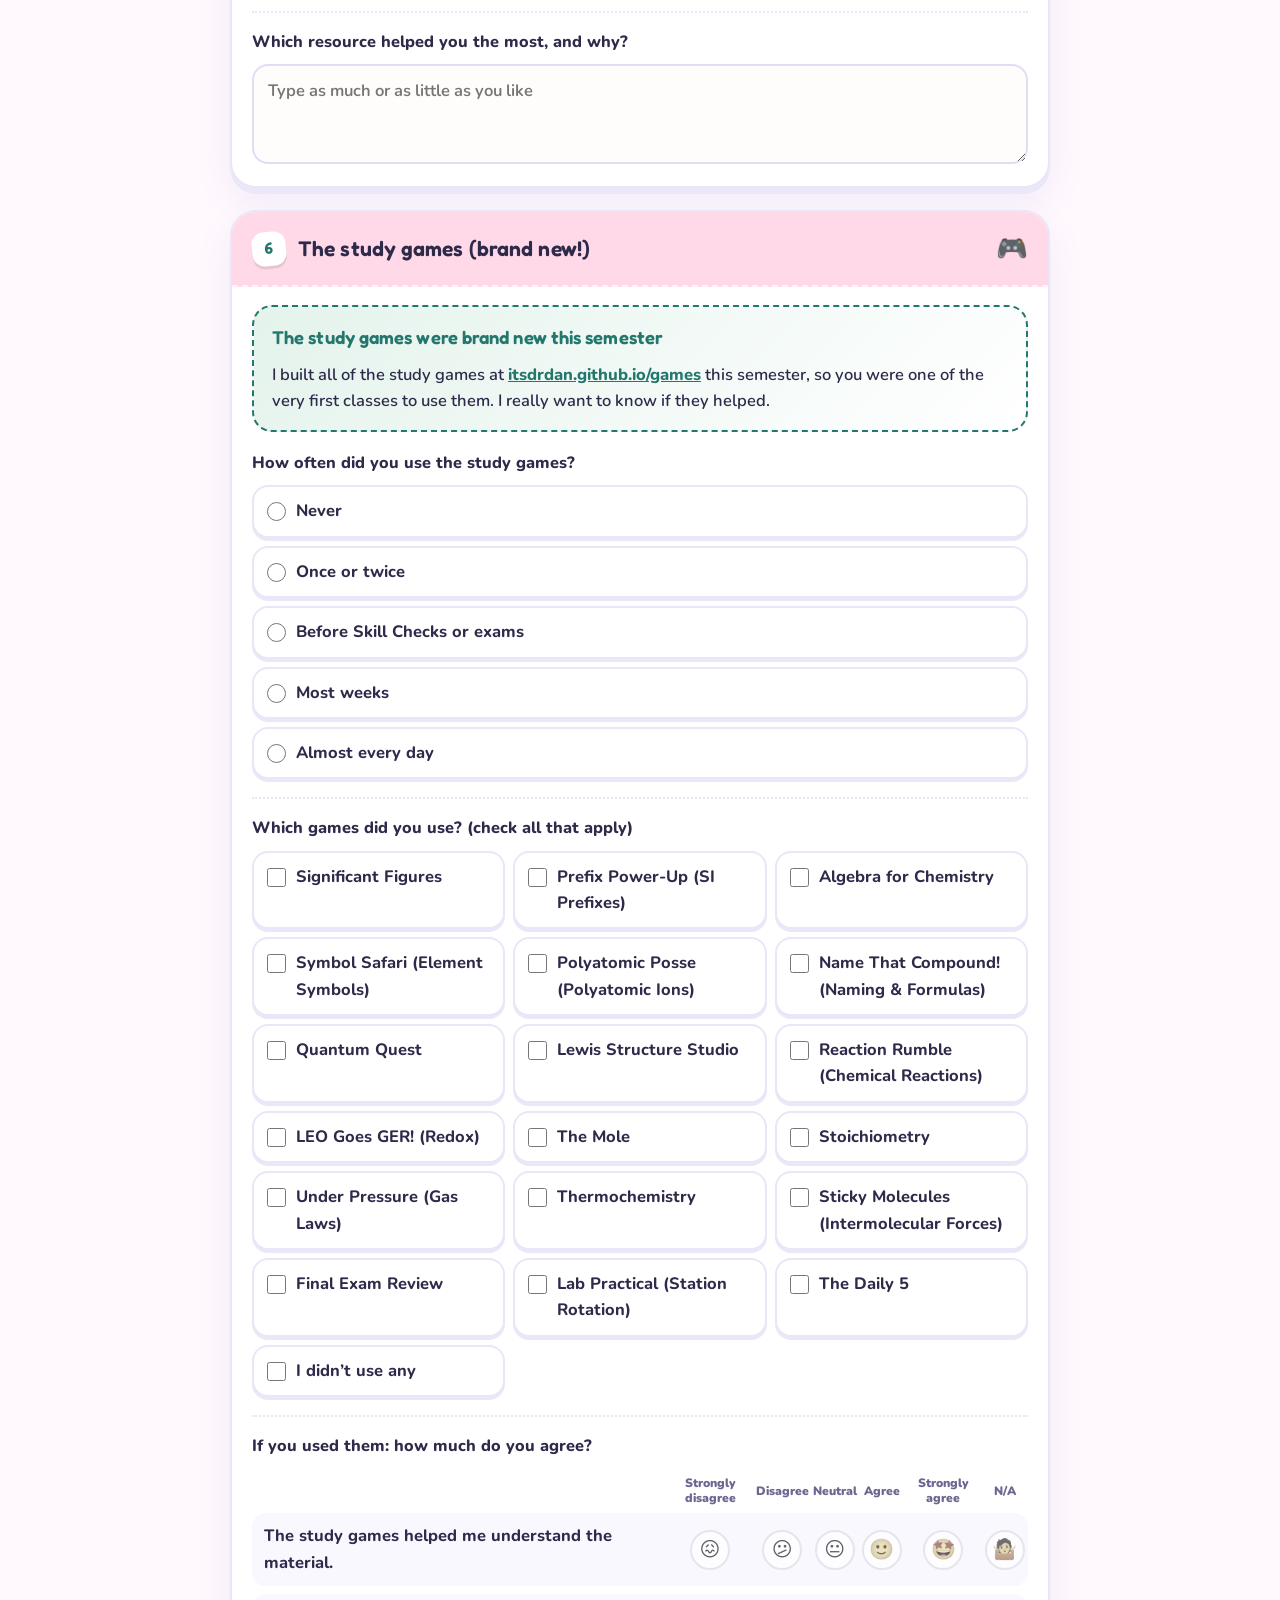
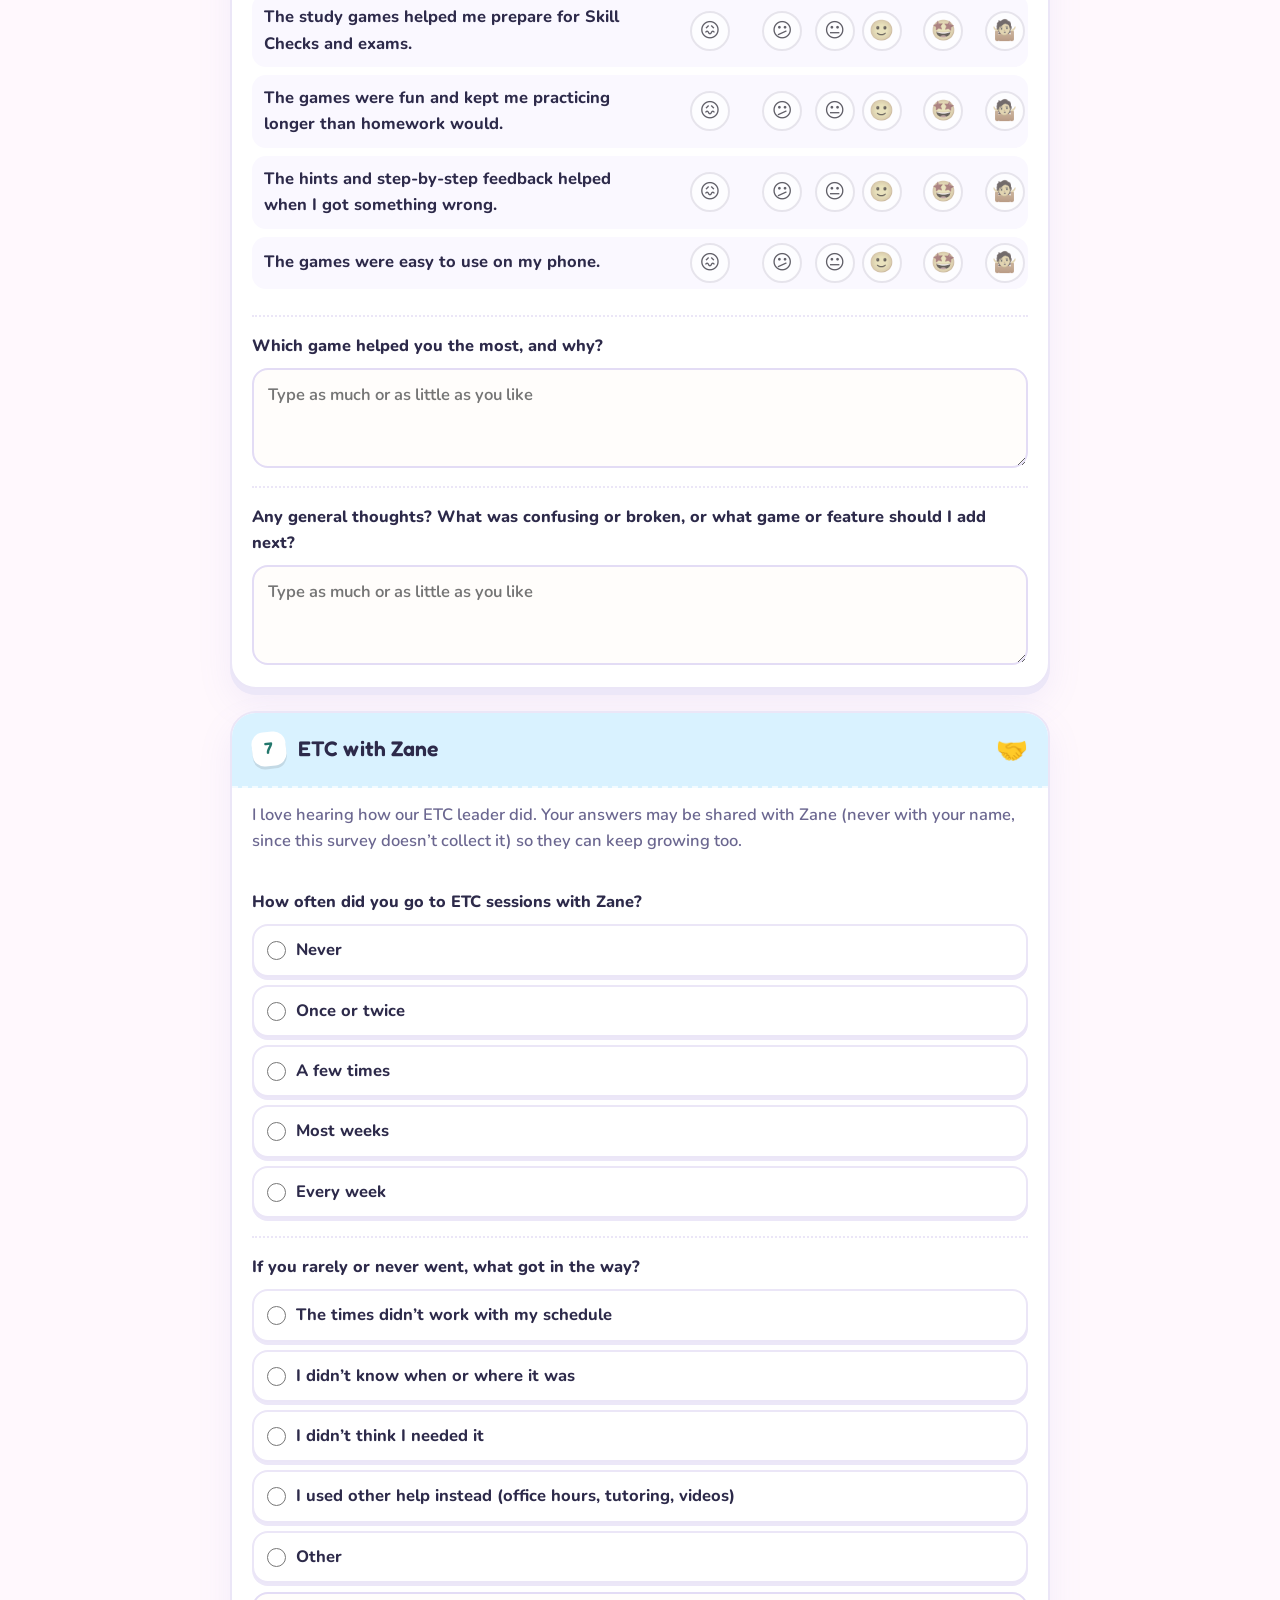
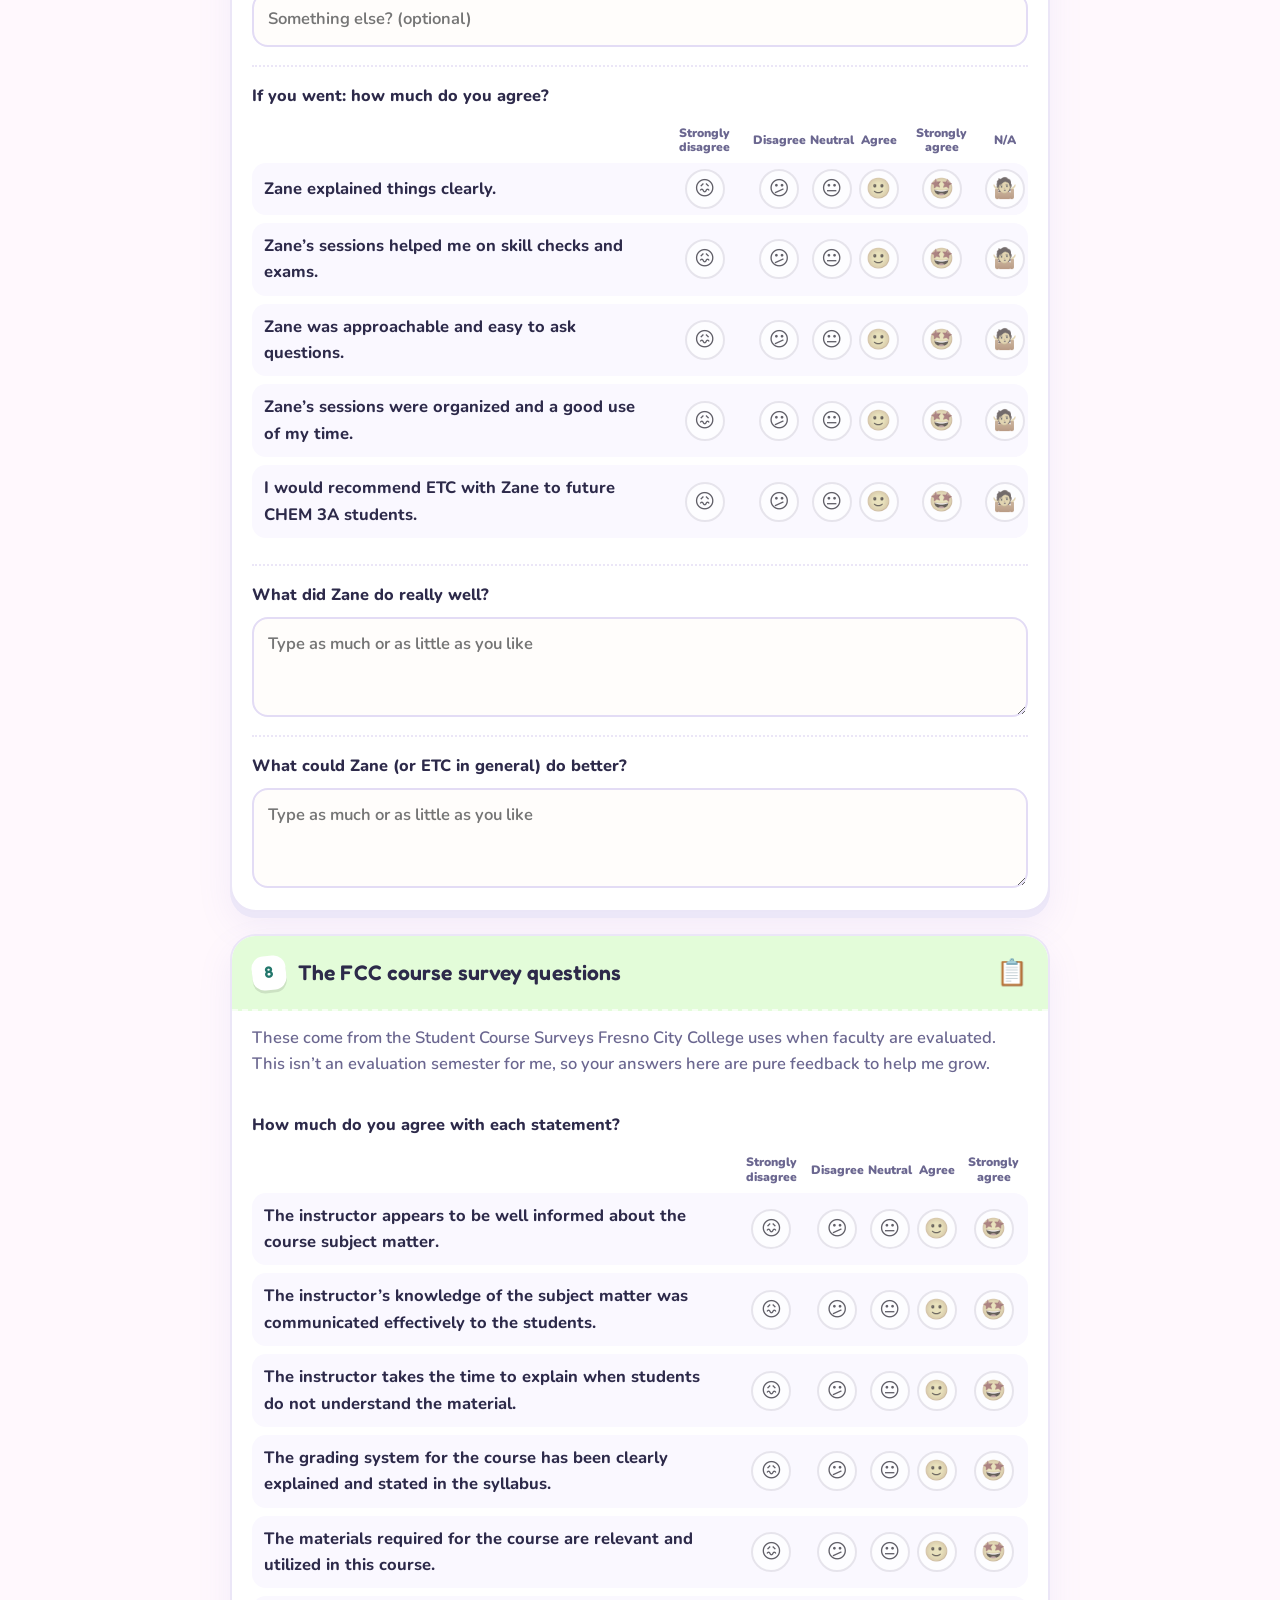
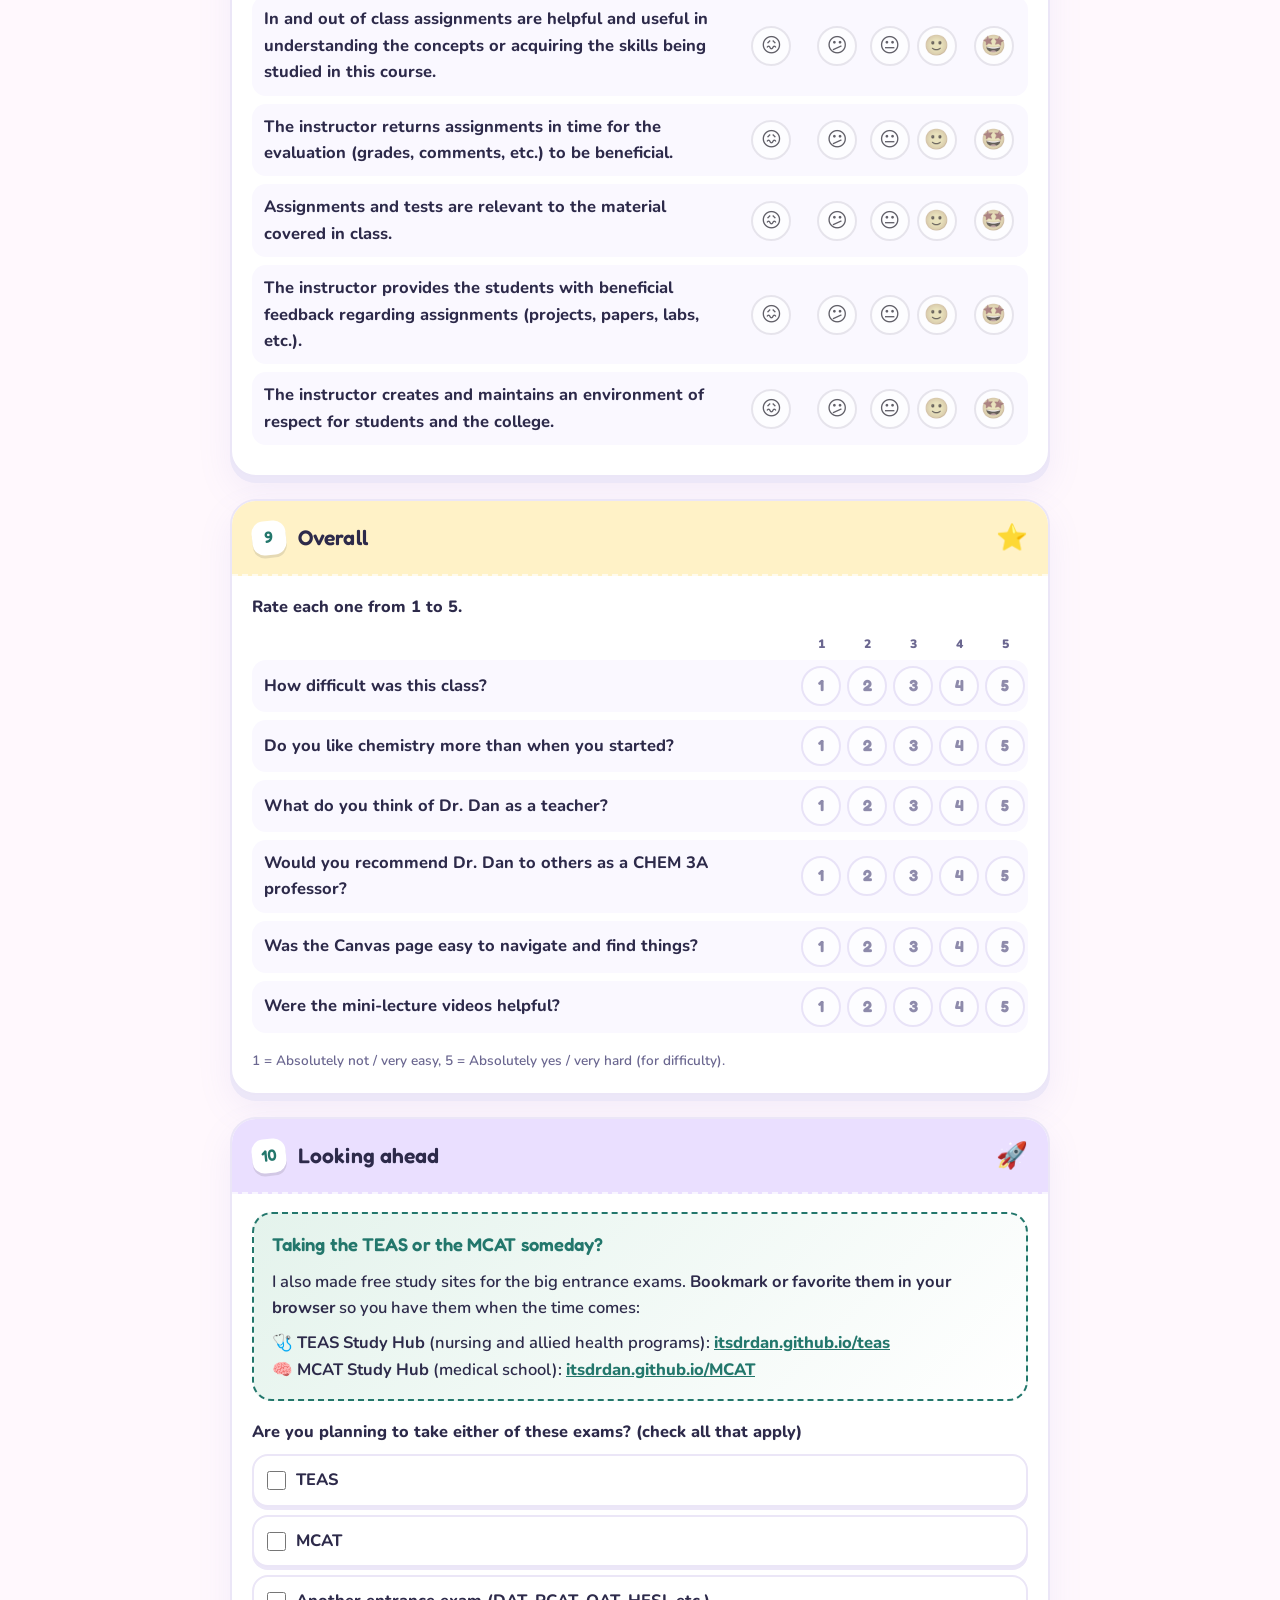
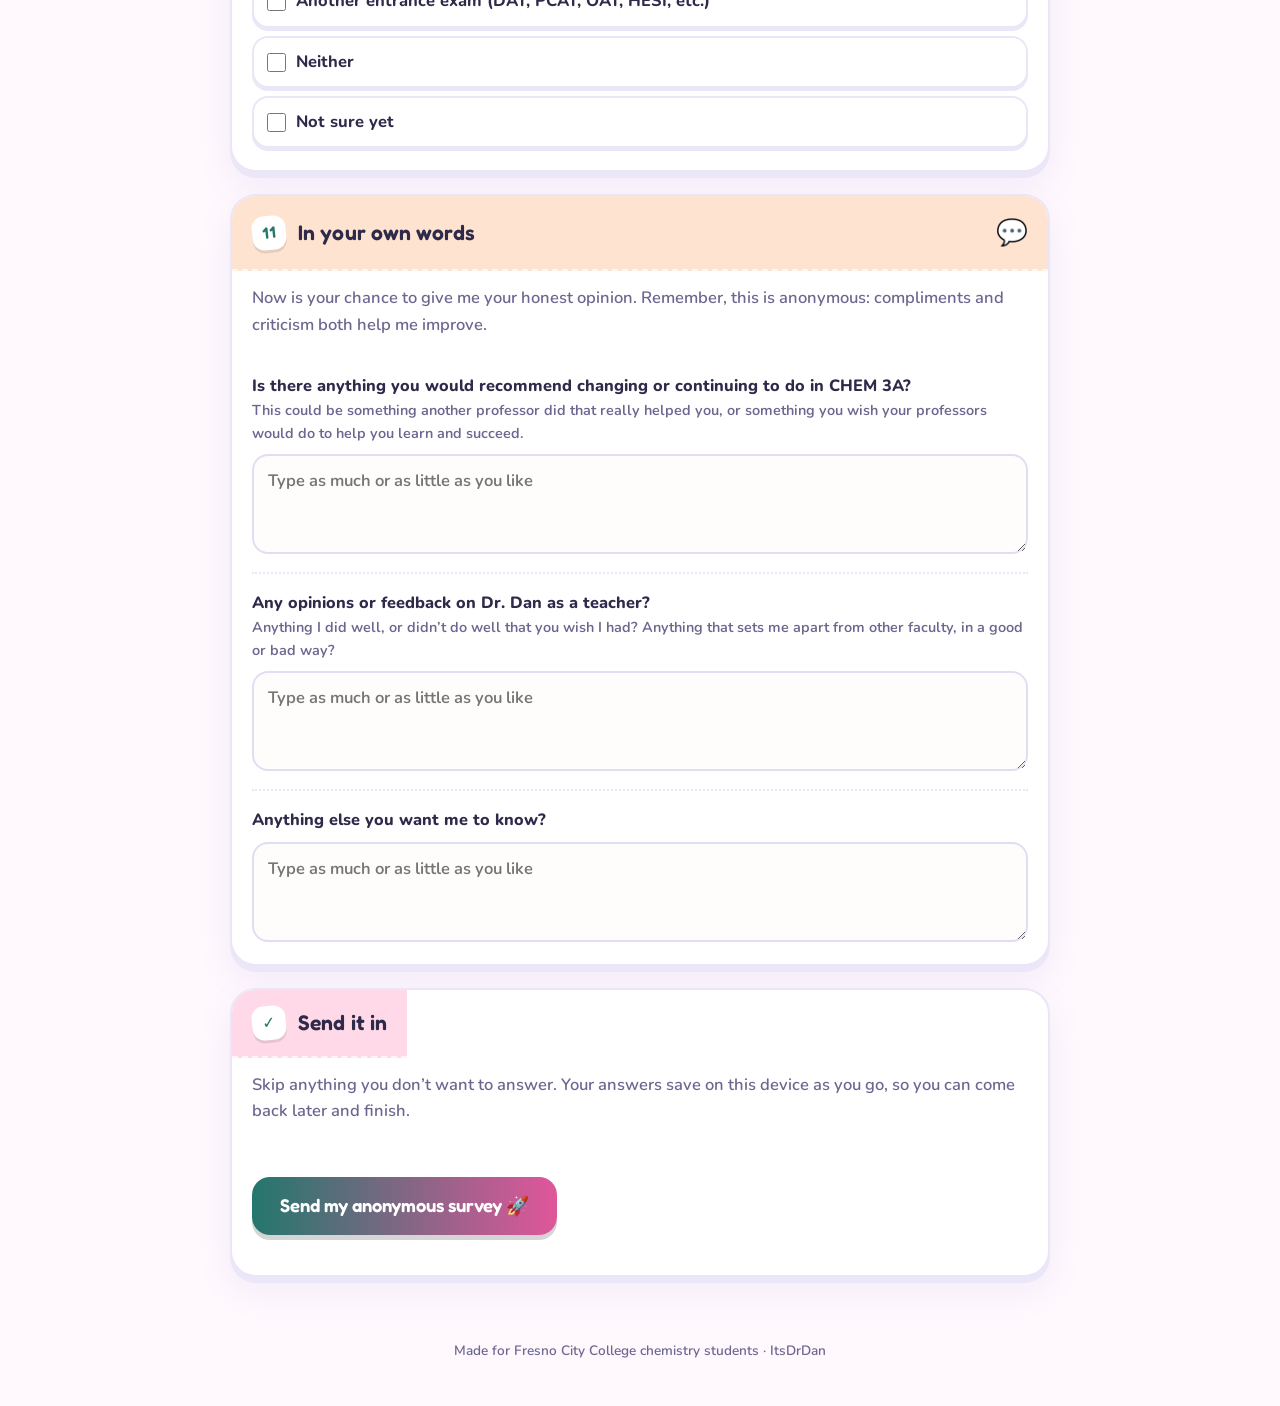
<file: survey/3a.html>
<!doctype html>
<html lang="en">
<head>
<meta charset="utf-8">
<meta name="viewport" content="width=device-width, initial-scale=1">
<meta name="robots" content="noindex">
<title>CHEM 3A End of Semester Survey · Fall 2026 · Dr. Dan</title>
<link rel="icon" type="image/svg+xml" href="../assets/logo.svg">
<link rel="stylesheet" href="../brand/itsdrdan.css">
<link rel="stylesheet" href="survey.css">
<script>window.ddFeedbackLoaded = true; /* no game-rating button on surveys */</script>
<script src="../brand/embed.js" defer></script>
</head>
<body>
<header class="top"><div class="wrap nav">
  <span class="brand">Dr. Dan<small>CHEM 3A</small></span>
  <div class="prog" aria-live="polite"><div class="bar"><i id="pct"></i></div><span id="count"></span></div>
</div></header>
<div class="head"><div class="wrap">
  <div class="eyebrow">Fall 2026 · End of semester survey</div>
  <h1>Congratulations on almost finishing CHEM 3A!</h1>
  <p>You are almost at the finish line! This survey helps me better serve future CHEM 3A students, and maybe start a wave of success in other sections and courses too. Answer as much as you can: the more detail, the better.</p>
  <div class="chips"><span class="chip">🔒 Anonymous: no name or email</span><span class="chip">⏱ 5 to 30 minutes</span><span class="chip">💾 Saves as you go</span><span class="chip">📊 Does not affect your grade</span></div>
</div></div>
<main class="wrap" id="survey"></main>
<p class="foot">Made for Fresno City College chemistry students · ItsDrDan</p>
<script src="common.js"></script>
<script>
var C = window.SURVEY_COMMON, AG = C.agree;
window.SURVEY = {
  id: 'chem3a-fa26', course: 'CHEM 3A', term: 'Fall 2026', color: '#23776c', colorBg: '#e4f3ec',
  thanks: C.thanks,
  sections: [
    { title: 'About you', intro: 'Some basic information (remember, this is anonymous).', items: [
      { type: 'single', id: 'section', q: 'Which class were you in?', options: ['Monday/Wednesday lecture (Tuesday or Thursday lab)', 'Friday lecture (Saturday lab with Professor Xiong)', 'Prefer not to say'] },
      { type: 'single', id: 'first', q: 'Is this your first time taking chemistry?', options: ['Yes', 'No', 'Yes (but a very long time ago)', 'Yes (2nd time taking 3A)', 'Yes (3+ times taking 3A)'] },
      { type: 'single', id: 'grade', q: 'What is your approximate grade in this class?', options: ['A', 'B', 'C', 'D', 'F'] },
      { type: 'short', id: 'major', q: 'What are you planning to major in?', placeholder: 'e.g. Nursing, Dental Hygiene, Radiologic Technology' },
      { type: 'multi', id: 'more', q: 'Do you have to take any more chemistry classes? (check all that apply)', options: ['CHEM 1A', 'CHEM 1B', 'CHEM 3B', 'CHEM 28 (Organic)', 'Nope, just this one'] },
      { type: 'text', id: 'why', q: 'Why did you take CHEM 3A?', hint: 'If it’s a prerequisite, say for which class or program.' },
      { type: 'multi', id: 'chose', q: 'What influenced your decision to sign up for CHEM 3A with Dr. Dan? (check all that apply)', options: ['Recommended by another student', 'Time of the class', 'Only section open', 'Rate My Professor', 'Didn’t matter who I took it with', 'Hybrid format', 'Saw the YouTube channel', 'Recommended by another professor or counselor', 'Other'], other: 'Other reason (optional)' }
    ]},
    { title: 'Your Saturday lab with Professor Xiong', badge: '★', showIf: { q: 'section', v: 'Friday lecture (Saturday lab with Professor Xiong)' },
      intro: 'Your lab section was taught by Professor Xiong and me together. Your feedback on Professor Xiong and the Saturday lab may be shared with her (never with your name, since this survey doesn’t collect it).', items: [
      { type: 'scale', id: 'xiong', q: 'How much do you agree?', labels: AG, rows: [
        'Professor Xiong explained the lab procedures clearly.',
        'Professor Xiong was approachable and easy to ask questions.',
        'Professor Xiong helped me when I got stuck during lab.',
        'The Saturday labs were organized and ran smoothly.',
        'I felt safe and knew what to do in lab.',
        'The Saturday labs helped me understand what we learned in lecture.',
        'Having two instructors in the lab section was helpful.'] },
      { type: 'text', id: 'xiong_good', q: 'What did Professor Xiong do really well?' },
      { type: 'text', id: 'xiong_better', q: 'What could Professor Xiong or the Saturday lab do better?' },
      { type: 'text', id: 'satlab', q: 'Any other thoughts on the Saturday lab (timing, length, specific experiments)?' }
    ]},
    { title: 'The hardest topics', items: [
      { type: 'multi', id: 'hard', q: 'Which concepts did you NOT understand, or wish we had more time for? (check all that apply)', hint: 'I know there is way too much material for one semester, but if lots of you mark the same topic, I can give it more time or better materials.',
        options: ['Measurements and significant figures', 'Dimensional analysis', 'Atoms, electron configuration, orbitals', 'Understanding the periodic table', 'Ionic and covalent naming', 'Naming and charges of polyatomic ions', 'The mole', 'Lewis structures', 'VSEPR 3D structures', 'Polarity and intermolecular forces', 'Heat, energy, and phase changes', 'Chemical reactions', 'Balancing chemical reactions', 'Solubility', 'Gases and gas laws', 'Molarity (concentration)', 'Stoichiometry', 'Acids and bases', 'pH scale', 'Equilibrium and Le Chatelier’s principle', 'Nuclear chemistry', 'Lab skills'] },
      { type: 'text', id: 'hard_help', q: 'For the topics you checked, what would have helped most?', hint: 'More examples in class, a video, a study game, more practice problems, a different explanation…' }
    ]},
    { title: 'Skill Checks + 2 exams + a final', items: [
      { type: 'info', html: '<h3>This semester was an experiment, and it worked!</h3><p>For the first time, CHEM 3A had weekly <b>Skill Checks</b> with only <b>2 exams and a final</b>, instead of exams only. Compared with my past exams-only semesters:</p>' +
        '<div class="stat"><div><b>Exams only</b><span>past semesters</span></div><div class="arrow">➜</div><div><b>+10–15%</b><span>higher overall grades with Skill Checks</span></div></div><p>Now I want to know what <b>you</b> thought of it.</p>' },
      { type: 'scale', id: 'sc', q: 'How much do you agree?', labels: AG, rows: [
        'Weekly Skill Checks helped me keep up instead of cramming.',
        'Skill Checks made me less stressed about the exams.',
        'The study guides in each Skill Check assignment helped me prepare.',
        'The Mastery Skill Checks were a fair second chance.',
        'Having only 2 exams and a final (with Skill Checks) worked well for me.',
        'The exam retake option helped me.'] },
      { type: 'single', id: 'sc_pick', q: 'If you took CHEM 3A again, which setup would you want?', options: ['Weekly Skill Checks + 2 exams + a final (this semester)', 'Skill Checks every other week + 2 exams + a final', 'No Skill Checks, more exams (like 4 exams + a final)', 'Not sure'] },
      { type: 'text', id: 'sc_how', q: 'How did you usually prepare for a Skill Check, and what would make them better?' }
    ]},
    { title: 'An idea for next time: flipped class', items: [
      { type: 'info', html: '<h3>What is a “flipped” class?</h3><p>You would watch the lecture videos <b>before</b> class (short videos, with questions built in). Then class time is <b>all about doing chemistry together</b>: working problems in groups, team activities, whiteboard practice, and games, with me walking around to help.</p><p>I’m seriously considering this for CHEM 3A, and your opinion matters a lot.</p>' },
      { type: 'single', id: 'flip', q: 'How would you feel about a flipped CHEM 3A?', options: ['I would love it', 'I would like it', 'Not sure', 'I would rather keep regular lectures', 'I would strongly prefer regular lectures'] },
      { type: 'single', id: 'flip_len', q: 'What is the longest pre-class video time you would realistically watch before each class?', options: ['10 minutes or less', '15–20 minutes', '30 minutes', '45 minutes or more', 'Honestly, I probably wouldn’t watch them'] },
      { type: 'single', id: 'flip_acct', q: 'What would best make sure you actually watch the videos?', options: ['Questions built into the videos (WeVideo)', 'A short quiz at the start of class', 'Turning in notes on the video', 'Nothing, I would watch them anyway', 'Other'], other: 'Other idea (optional)' },
      { type: 'multi', id: 'flip_do', q: 'Which in-class activities would help you most? (check all that apply)', options: ['Group problem sets', 'Whiteboard practice in teams', 'Team review games (like the Review Showdown or Kahoot)', 'Hands-on demos and model kits', 'Study games in class', 'Practice exam problems, then going over them', 'Worksheet time with Dr. Dan walking around', 'Short mini-experiments'] },
      { type: 'text', id: 'flip_worry', q: 'Any worries about a flipped class, or ideas to make it work?' }
    ]},
    { title: 'Resources and support', items: [
      { type: 'scale', id: 'res', q: 'Rate each resource from 1 (not helpful) to 5 (amazing). Pick N/A if you never used it.', prefix: 'Resource:', labels: ['1', '2', '3', '4', '5'], rows: [
        'GRASP', 'Dr. Dan’s YouTube videos', 'ETC with Zane', 'Drop-in tutoring', 'Office hours / emails / talking to Dr. Dan', 'Messaging Dr. Dan on Discord',
        'Study games (itsdrdan.github.io)', 'Mini-lecture videos (WeVideo)', 'Skill Check study pages and Daily 5', 'Practice quizzes in Canvas', 'The free online textbook (LibreTexts)'] },
      { type: 'text', id: 'res_best', q: 'Which resource helped you the most, and why?' }
    ]},
    C.games('CHEM 3A', ["Significant Figures", "Prefix Power-Up (SI Prefixes)", "Algebra for Chemistry", "Symbol Safari (Element Symbols)", "Polyatomic Posse (Polyatomic Ions)", "Name That Compound! (Naming & Formulas)", "Quantum Quest", "Lewis Structure Studio", "Reaction Rumble (Chemical Reactions)", "LEO Goes GER! (Redox)", "The Mole", "Stoichiometry", "Under Pressure (Gas Laws)", "Thermochemistry", "Sticky Molecules (Intermolecular Forces)", "Final Exam Review", "Lab Practical (Station Rotation)"]),
    C.etc('Zane', 'CHEM 3A'),
    C.fcc,
    C.overall('CHEM 3A'),
    C.ahead,
    C.words('CHEM 3A')
  ]
};
</script>
<script src="survey.js"></script>
</body>
</html>
</file>
<file: brand/itsdrdan.css>
/* ItsDrDan study games — shared brand sheet (v1, Nov 2026)
   Load AFTER a game's own <style>:  <link rel="stylesheet" href="https://itsdrdan.github.io/games/brand/itsdrdan.css">
   It sets the shared tokens (colors, radii, shadow, fonts) that every game template already reads through var(),
   loads the two brand fonts, and styles the shared .ui line-art icons. A game that can't reach it keeps its inline look.
   Edit here once → every game and the study hub follow on their next load. */
@import url("https://fonts.googleapis.com/css2?family=Fredoka:wght@500;600;700&family=Nunito:wght@500;600;700;800;900&display=swap");

:root{
  /* surfaces + text */
  --bg:#f5f6fb;--surface:#fff;--paper:#fffdf9;--ink:#1f2a44;--muted:#4f5a74;--faint:#646c82;--line:#e3e6f0;--line2:#d5d9e8;
  /* accent + pastels */
  --accent:#4b57d1;--accent-d:#3c47b8;--accent-soft:#eef0fe;
  --mint:#e8f6ef;--mint-ink:#23704f;--mint-line:#a9d9c2;
  --amber:#fff6e2;--amber-ink:#80601a;--amber-line:#f0dca6;
  --rose:#fdedf0;--rose-ink:#9c3346;--rose-line:#eab3bd;
  --lav:#f3effd;--sky:#eaf4fb;
  /* course colors (match the study hub) */
  --c3A:#23776c;--c3A-bg:#e4f3ec;--c1A:#4757b3;--c1A-bg:#e8ebfb;--c1B:#aa5039;--c1B-bg:#fbebe4;--c3B:#86509b;--c3B-bg:#f2e8f7;
  /* shape */
  --r-lg:20px;--r-md:14px;--r-sm:10px;--shadow:0 1px 2px #1f2a440d,0 6px 20px #1f2a440a;
  /* type */
  --font:Nunito,ui-sans-serif,system-ui,-apple-system,"Segoe UI",Roboto,"Helvetica Neue",Arial,sans-serif;
  --font-display:Fredoka,Nunito,system-ui,sans-serif;
  --serif:Cambria,"Times New Roman",serif;
}
body{font-family:var(--font)}
h1,h2,h3,.tb-brand,.mode-name,.play-title,.step-title,summary,.btn.primary,.primary.action{font-family:var(--font-display);letter-spacing:.005em}
h1,h2,h3{font-weight:600}

/* shared line-art icons: <svg class="ui" viewBox="0 0 24 24">…</svg> (see icons.js) */
.ui{width:1.05em;height:1.05em;vertical-align:-.17em;fill:none;stroke:currentColor;stroke-width:2;stroke-linecap:round;stroke-linejoin:round;flex:none}

/* focus + motion */
:focus-visible{outline:3px solid #9fb0ff;outline-offset:2px}
@media(prefers-reduced-motion:reduce){*,*::before,*::after{animation-duration:.001ms!important;transition-duration:.001ms!important}}
</file>
<file: survey/survey.css>
/* ItsDrDan end-of-semester surveys — playful pastel look */
*{box-sizing:border-box}
[hidden]{display:none!important}
:root{--ink:#2d2a4a;--muted:#6b6790;--line:#ebe6f7;--card:#fff;
  --p1:#ffd9e8;--p2:#d9f2ff;--p3:#e3fcd9;--p4:#fff2c7;--p5:#eadfff;--p6:#ffe3d1}
body{margin:0;color:var(--ink);font:600 16.5px/1.6 var(--font,Nunito,system-ui,sans-serif);-webkit-font-smoothing:antialiased;
  background:#fff8fd;background-image:
  radial-gradient(circle at 6% 8%,#ffd9e8 0,transparent 26%),radial-gradient(circle at 96% 4%,#d9f2ff 0,transparent 28%),
  radial-gradient(circle at 92% 70%,#e3fcd9 0,transparent 26%),radial-gradient(circle at 4% 78%,#fff2c7 0,transparent 24%),
  radial-gradient(circle at 50% 45%,#f1eaff 0,transparent 40%);background-attachment:fixed}
a{color:var(--c);font-weight:800}
.wrap{width:min(820px,calc(100% - 28px));margin:auto}

/* top bar + rainbow progress */
.top{position:sticky;top:0;z-index:20;background:#ffffffe6;backdrop-filter:blur(10px);border-bottom:2px solid var(--line)}
.nav{min-height:60px;display:flex;align-items:center;gap:12px}
.brand{font-family:var(--font-display,Fredoka,sans-serif);font-weight:600;font-size:1.12rem;text-decoration:none;color:inherit;display:flex;align-items:center;gap:8px}
.brand::before{content:"🧪";font-size:1.3rem}
.brand small{background:var(--c);color:#fff;font-family:var(--font);font-weight:900;font-size:.75rem;padding:3px 9px;border-radius:999px;margin-left:2px}
.prog{margin-left:auto;display:flex;align-items:center;gap:10px;font-size:.88rem;color:var(--muted);font-weight:800}
.bar{position:relative;width:150px;height:12px;border-radius:12px;background:#f0ecfa;overflow:visible}
.bar i{position:relative;display:block;height:100%;width:0;border-radius:12px;transition:width .4s cubic-bezier(.3,1.4,.6,1);
  background:linear-gradient(90deg,#ff8fb8,#ffc56b,#7fdc8b,#6cc4ff,#a88bff)}
.bar i::after{content:"⚗️";position:absolute;right:-12px;top:-8px;font-size:1.05rem}

/* header */
.head{position:relative;overflow:hidden;background:linear-gradient(135deg,var(--cb),#fff 55%,#fff0f7);border-bottom:2px solid var(--line)}
.head .wrap{position:relative;z-index:1;padding:34px 0 26px;display:grid;gap:12px}
.floaties{position:absolute;inset:0;pointer-events:none;z-index:0}
.floaties span{position:absolute;font-size:2rem;opacity:.55;animation:bob 6s ease-in-out infinite}
@keyframes bob{0%,100%{transform:translateY(0) rotate(-6deg)}50%{transform:translateY(-12px) rotate(6deg)}}
.eyebrow{display:inline-flex;align-items:center;gap:6px;justify-self:start;background:#fff;border:2px solid var(--c);color:var(--c);
  font-weight:900;letter-spacing:.08em;text-transform:uppercase;font-size:.75rem;padding:4px 12px;border-radius:999px}
h1{font-family:var(--font-display);font-size:clamp(1.9rem,4.6vw,2.7rem);line-height:1.12;margin:0;font-weight:700;
  background:linear-gradient(90deg,var(--c),#e0569b 60%,#f29b38);-webkit-background-clip:text;background-clip:text;color:transparent}
.head p{margin:0;max-width:64ch}
.chips{display:flex;flex-wrap:wrap;gap:8px;margin-top:4px}
.chip{background:#fff;border:2px solid var(--line);border-radius:999px;padding:6px 13px;font-size:.88rem;font-weight:800;box-shadow:0 3px 0 #ebe6f7}
.chip:nth-child(1){background:var(--p5)}.chip:nth-child(2){background:var(--p2)}.chip:nth-child(3){background:var(--p3)}.chip:nth-child(4){background:var(--p4)}

/* section cards in rotating pastel colors */
main{padding:24px 0 50px;display:grid;gap:22px}
.card{--tint:var(--p5);background:var(--card);border:2px solid var(--line);border-radius:26px;padding:0 0 22px;
  box-shadow:0 6px 0 #ece7f8,0 14px 34px #8b7bd51a;display:grid;gap:18px;overflow:hidden}
.card>*:not(h2){margin-left:20px;margin-right:20px}
.card:nth-of-type(6n+1){--tint:var(--p1)}.card:nth-of-type(6n+2){--tint:var(--p2)}.card:nth-of-type(6n+3){--tint:var(--p3)}
.card:nth-of-type(6n+4){--tint:var(--p4)}.card:nth-of-type(6n+5){--tint:var(--p5)}.card:nth-of-type(6n){--tint:var(--p6)}
.card>h2{font-family:var(--font-display);font-weight:600;font-size:1.32rem;margin:0;padding:16px 20px;display:flex;align-items:center;gap:12px;
  background:var(--tint);border-bottom:2px dashed #ffffffb0}
.card>h2 .n{display:grid;place-items:center;width:34px;height:34px;border-radius:12px;background:#fff;color:var(--c);font-size:1rem;flex:none;
  box-shadow:0 3px 0 #0000001a;transform:rotate(-6deg)}
.card>h2 .emo{font-size:1.6rem;margin-left:auto;animation:bob 5s ease-in-out infinite}
.card.pop{animation:pop .45s cubic-bezier(.3,1.6,.5,1)}
@keyframes pop{from{transform:scale(.96);opacity:0}to{transform:none;opacity:1}}
.intro{margin-top:-4px!important;color:var(--muted)}
.q{display:grid;gap:9px;border-top:2px dotted var(--line);padding-top:16px}
.card>h2+.q,.card>.intro+.q,.card>.info+.q{border-top:0;padding-top:0}
.q>.qt{font-weight:800;font-size:1.02rem}
.q>.qt small{display:block;font-weight:650;color:var(--muted);font-size:.9rem}

/* choice tiles */
.opts{display:grid;gap:8px}
.opts.cols{grid-template-columns:repeat(auto-fill,minmax(230px,1fr))}
.opt{display:flex;align-items:flex-start;gap:10px;padding:11px 13px;border:2px solid var(--line);border-radius:16px;cursor:pointer;font-weight:750;background:#fff;
  transition:transform .12s,border-color .12s,background .12s;box-shadow:0 3px 0 #ece7f8}
.opt:hover{border-color:var(--c);transform:translateY(-2px)}
.opt input{margin:4px 0 0;accent-color:var(--c);width:19px;height:19px;flex:none}
.opt:has(input:checked){border-color:var(--c);background:var(--cb);box-shadow:0 3px 0 var(--c)}
.opt:has(input:checked) span::after{content:" ✨"}
textarea,input[type=text]{width:100%;font:inherit;font-weight:650;color:var(--ink);background:#fffdfb;border:2px solid #e3dcf5;border-radius:16px;padding:12px 14px}
textarea{min-height:100px;resize:vertical}
textarea:focus,input[type=text]:focus{outline:none;border-color:var(--c);background:#fff;box-shadow:0 0 0 4px var(--cb)}

/* emoji rating scales */
.scale{width:100%;border-collapse:separate;border-spacing:0 8px}
.scale th{font-size:.76rem;color:var(--muted);font-weight:900;text-align:center;padding:0 2px;line-height:1.2}
.scale td{background:#faf8ff;padding:6px 3px;text-align:center}
.scale td:first-child{text-align:left;padding:10px 12px;border-radius:14px 0 0 14px;font-weight:750}
.scale td:last-child{border-radius:0 14px 14px 0}
.pick{position:relative;display:inline-grid;place-items:center;cursor:pointer}
.pick input{position:absolute;inset:0;z-index:1;opacity:0;width:100%;height:100%;margin:0;cursor:pointer}
.pick b{display:grid;place-items:center;width:40px;height:40px;border-radius:50%;background:#fff;border:2px solid #e3dcf5;font-size:1.25rem;
  filter:grayscale(.7);opacity:.75;transition:transform .15s,filter .15s,opacity .15s}
.pick b.num{font-family:var(--font-display);font-size:1rem;color:var(--muted);filter:none}
.pick:hover b{transform:scale(1.12);filter:none;opacity:1}
.pick input:checked+b{filter:none;opacity:1;transform:scale(1.2);border-color:var(--c);background:var(--cb);box-shadow:0 3px 0 var(--c)}
.pick input:checked+b.num{background:var(--c);color:#fff}
.pick input:focus-visible+b{outline:3px solid #9fb0ff;outline-offset:2px}
.scale tr:has(input:checked) td{background:var(--cb)}
.legend{font-size:.85rem;color:var(--muted);margin:0}

/* info + stats */
.info{background:linear-gradient(135deg,var(--cb),#fff);border:2px dashed var(--c);border-radius:20px;padding:16px 18px;display:grid;gap:9px}
.info p{margin:0}
.info h3{margin:0;font-family:var(--font-display);font-weight:600;font-size:1.15rem;color:var(--c)}
.stat{display:grid;grid-template-columns:1fr auto 1fr;align-items:center;gap:10px;text-align:center;margin:4px 0}
.stat div{background:#fff;border-radius:16px;padding:12px 8px;border:2px solid var(--line);box-shadow:0 3px 0 #ece7f8}
.stat div:last-child{background:#eafbe7;border-color:#9fdc9a}
.stat b{display:block;font-family:var(--font-display);font-size:1.6rem;color:var(--c);line-height:1.2}
.stat div:last-child b{color:#2d8a3a}
.stat div:last-child b::after{content:" 📈"}
.stat span{font-size:.85rem;color:var(--muted)}
.stat .arrow{font-size:1.8rem;color:var(--c);background:none;border:0;padding:0;box-shadow:none}
table.wt{border-collapse:collapse;width:100%;background:#fff;border-radius:14px;overflow:hidden;font-size:.92rem}
table.wt th,table.wt td{padding:8px 10px;border-bottom:1px solid var(--line);text-align:left}
table.wt th{background:#f6f2ff;font-weight:900}
table.wt td.num,table.wt th.num{text-align:center}
table.wt tr.up td.num:last-child{color:#2d8a3a;font-weight:900}
table.wt tr.up td.num:last-child::after{content:" ⬆️"}
table.wt tr.down td.num:last-child{color:#c2416a;font-weight:900}
table.wt tr.down td.num:last-child::after{content:" ⬇️"}

/* send + done */
.send{justify-items:start}
.btn{font:inherit;font-family:var(--font-display);font-weight:600;font-size:1.15rem;border:0;border-radius:18px;padding:14px 28px;color:#fff;cursor:pointer;
  background:linear-gradient(90deg,var(--c),#e0569b);box-shadow:0 5px 0 #0000002a;transition:transform .12s}
.btn:hover{transform:translateY(-2px) rotate(-1deg)}
.btn:active{transform:translateY(2px);box-shadow:0 2px 0 #0000002a}
.btn:disabled{opacity:.6;cursor:wait}
.cheer{font-weight:800;color:var(--c);margin:0}
.err{color:#c2416a;font-weight:800;margin:0}
.saved{font-size:.85rem;color:var(--muted);margin:0}
.done{text-align:center;justify-items:center;padding-top:22px}
.done>h2{justify-self:stretch;justify-content:center;background:none;border:0;padding:0;font-size:1.6rem;color:var(--c)}
.done .big{font-size:3.4rem;line-height:1;animation:bob 3s ease-in-out infinite}
.done p{max-width:60ch;margin:0 auto}
.foot{text-align:center;color:var(--muted);font-size:.85rem;padding:0 0 30px}
.confetti{position:fixed;top:-40px;z-index:99;pointer-events:none;font-size:1.6rem;animation:fall linear forwards}
@keyframes fall{to{transform:translateY(110vh) rotate(540deg)}}
@media(prefers-reduced-motion:reduce){.floaties span,.card>h2 .emo,.done .big,.confetti{animation:none}.confetti{display:none}}

@media(max-width:620px){
  .prog .bar{width:84px}
  .floaties span{font-size:1.4rem;opacity:.35}
  .card>h2{font-size:1.15rem}
  .scale thead{display:none}
  .scale,.scale tbody,.scale tr,.scale td{display:block;width:100%}
  .scale tr{background:#faf8ff;border-radius:14px;padding:8px 6px;margin-bottom:8px;display:flex;flex-wrap:wrap}
  .scale td{background:none!important;display:flex;flex-direction:column;align-items:center;gap:2px;flex:1 1 40px;min-width:0;width:auto;padding:4px 0;font-size:.62rem;color:var(--muted);font-weight:800;text-align:center}
  .scale td:first-child{display:block;width:100%;padding:0 4px 6px;font-size:.98rem;color:var(--ink);flex:0 0 100%}
  .scale td[data-l]::after{content:attr(data-l);line-height:1.1}
  .pick b{width:34px;height:34px;font-size:1.1rem}
  .stat{grid-template-columns:1fr}
  .stat .arrow{transform:rotate(90deg)}
}
</file>
